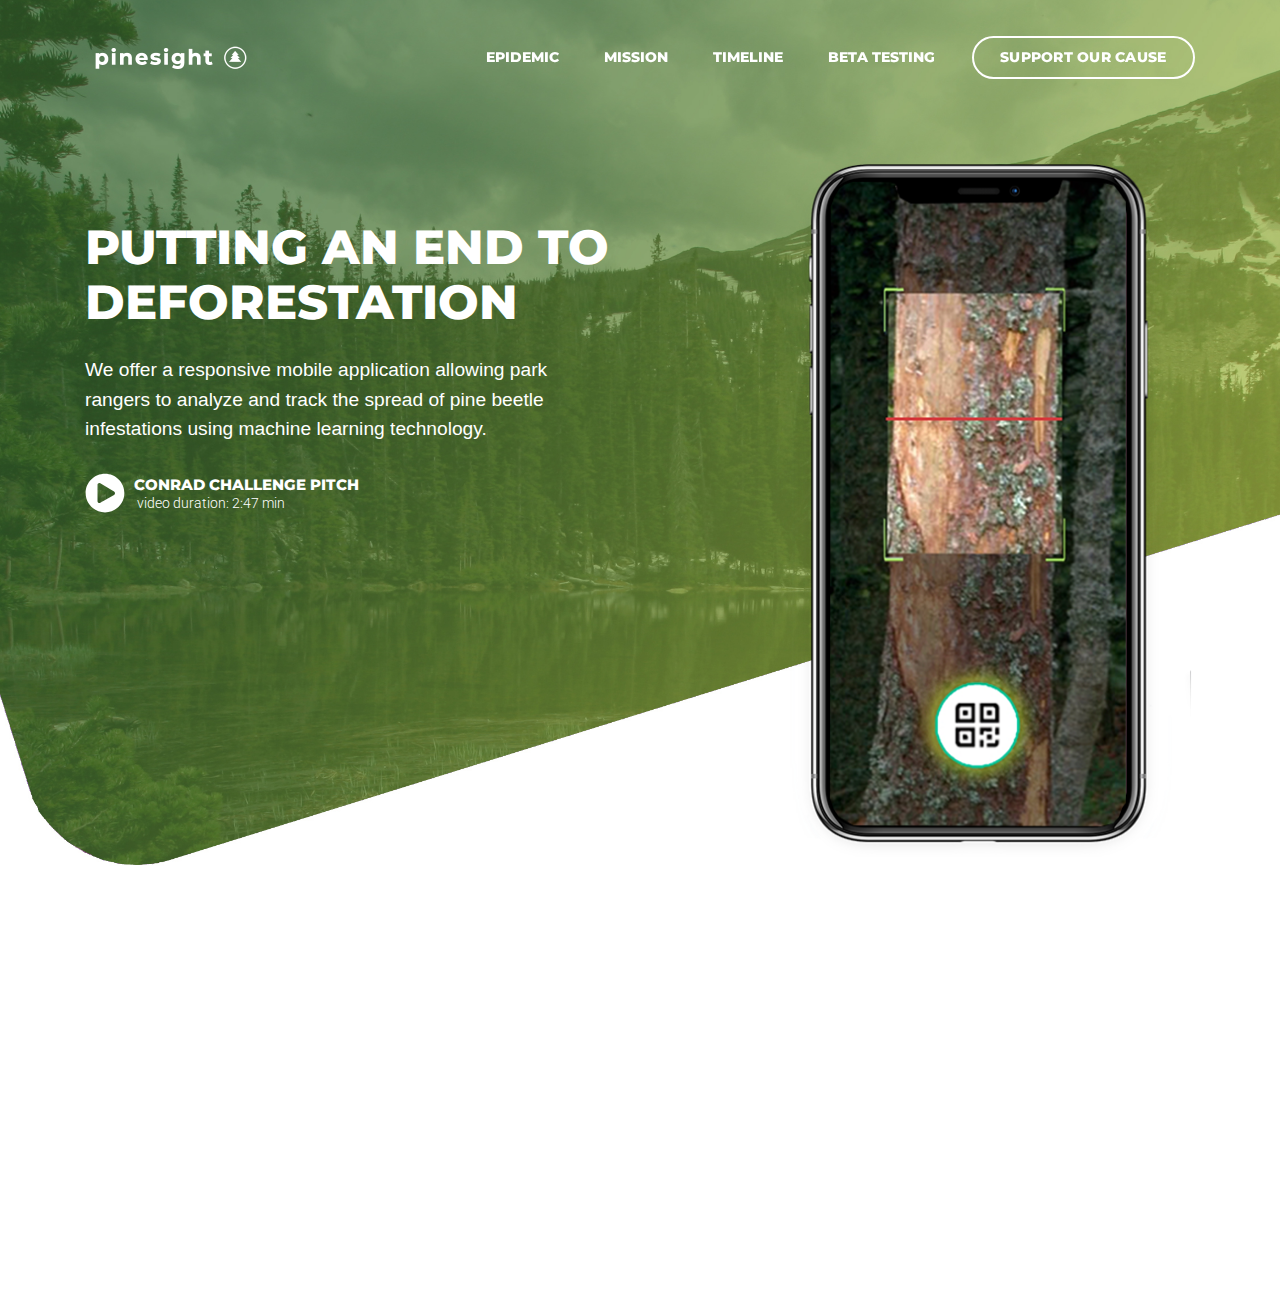
<file: index.html>
<!DOCTYPE html>
<!-- Genemy - Creative Multi Concept Landing Pages Pack design by DSAThemes (http://www.dsathemes.com) -->
<!--[if lt IE 7 ]><html class="ie ie6" lang="en"> <![endif]-->
<!--[if IE 7 ]><html class="ie ie7" lang="en"> <![endif]-->
<!--[if IE 8 ]><html class="ie ie8" lang="en"> <![endif]-->
<!--[if (gte IE 9)|!(IE)]><!-->
<html lang="en">



<head>



		<meta charset="utf-8">
		<meta http-equiv="X-UA-Compatible" content="IE=edge"/>
		<meta name="author" content="DSAThemes"/>	
		<meta name="description" content="Genemy - Creative Multi Concept Landing Pages Pack"/>
		<meta name="keywords" content="Responsive, HTML5 template, DSAThemes, One Page, Landing, Startup, Business, Company, Corporate, Creative, Freelancers, Portfolio">	
		<meta name="viewport" content="width=device-width, initial-scale=1.0"/>
				
  		<!-- SITE TITLE -->
		<title>Ending Deforestation | Pine Sight</title>
							
		<!-- FAVICON AND TOUCH ICONS  -->
		<link rel="shortcut icon" href="/main/images/favicon.ico" type="image/x-icon">
		<link rel="icon" href="/main/images/favicon.ico" type="image/x-icon">


		<!-- GOOGLE FONTS -->
		<link href="https://fonts.googleapis.com/css?family=Roboto:300,400,500,700,900" rel="stylesheet"> 	
		<link href="https://fonts.googleapis.com/css?family=Montserrat:300,400,500,600,700,800,900" rel="stylesheet">

		<!-- BOOTSTRAP CSS -->
		<link href="/css-shared/bootstrap.min.css" rel="stylesheet">
				
		<!-- FONT ICONS -->
		<link href="/css-shared/fa-svg-with-js.css" rel="stylesheet">
		<link href="/css-shared/tonicons.css" rel="stylesheet">

		<!-- PLUGINS STYLESHEET -->
		<link href="/css-shared/magnific-popup.css" rel="stylesheet">
		<link href="/css-shared/flexslider.css" rel="stylesheet">
		<link href="/css-shared/animate.css" rel="stylesheet">
		<link href="/css-shared/owl.carousel.min.css" rel="stylesheet">
		<link href="/css-shared/owl.theme.default.min.css" rel="stylesheet">
				
		<!-- TEMPLATE CSS -->
		<link href="/css-shared/spinner.css" rel="stylesheet">	
		<link href="/main/css/style.css" rel="stylesheet"> 	

		<!-- RESPONSIVE CSS -->
		<link href="/css-shared/responsive.css" rel="stylesheet"> 

		

	</head>



	<body>




		<!-- PRELOADER SPINNER
		============================================= -->
		<div id="loader-wrapper">
			<div id="loader">
				<div class="cssload-spinner">
					<div class="cssload-ball cssload-ball-1"></div>
					<div class="cssload-ball cssload-ball-2"></div>
					<div class="cssload-ball cssload-ball-3"></div>
					<div class="cssload-ball cssload-ball-4"></div>
				</div>
			</div>
		</div>



		<!-- PAGE CONTENT
		============================================= -->	
		<div id="page" class="page">



			<!-- HEADER
			============================================= -->
			<header id="header" class="header">
				<nav class="navbar fixed-top navbar-expand-lg navbar-dark bg-tra hover-menu">
					<div class="container">


						<!-- LOGO IMAGE -->
						<!-- For Retina Ready displays take a image with double the amount of pixels that your image will be displayed (e.g 268 x 60 pixels) -->
				 		<a href="/index.html" class="navbar-brand logo-black"><img src="/main/images/logo.png" width="170" height="30" alt="header-logo"></a>
				 		<a href="/index.html" class="navbar-brand logo-white"><img src="/main/images/logo-white.png" width="170" height="30" alt="header-logo"></a>


				 		<!-- Responsive Menu Button -->
				 		<button class="navbar-toggler" type="button" data-toggle="collapse" data-target="#navbarSupportedContent" aria-controls="navbarSupportedContent" aria-expanded="false" aria-label="Toggle navigation">
				   		 	<span class="navbar-bar-icon"><i class="fas fa-bars"></i></span>
				  		</button>


                        <!-- Navigation Menu -->
				  		<div id="navbarSupportedContent" class="collapse navbar-collapse txt-700 rose-hover">				  			
					   		<ul class="navbar-nav ml-auto">

					     		<!-- Dropdown Link -->
                      			<!--<li class="nav-item dropdown" style="">
		                            <a class="nav-link dropdown-toggle" href="#" id="navbarDropdownMenuLink" data-toggle="dropdown" aria-haspopup="true" aria-expanded="false">
		                                Overview
		                            </a>


                           			<ul class="dropdown-menu" aria-labelledby="navbarDropdownMenuLink">
		                                <li><a class="dropdown-item" href="/features/index.html">Features</a></li>
		                                <li><a class="dropdown-item" href="/mission/index.html">Mission</a></li>
		                                <li><a class="dropdown-item" href="/timeline/index.html">Timeline</a></li>
                                       
                            		</ul>
                        		</li>-->
                                
					     		<!--<li class="nav-item nl-simple"><a class="nav-link" href="https://docs.google.com/document/d/1QzVVeG4UXXWCh3Rd3C-HZ2bfMKVLV3h7u7qKzDGhTYc/edit?usp=sharing" target="_blank">White Paper</a></li>-->
							    <li class="nav-item nl-simple"><a class="nav-link" href="/features/index.html" >Epidemic</a></li>
                                <li class="nav-item nl-simple"><a class="nav-link" href="/mission/index.html" >Mission</a></li>
                                <li class="nav-item nl-simple"><a class="nav-link" href="/timeline/index.html" >Timeline</a></li>
                                <li class="nav-item nl-simple"><a class="nav-link" href="https://docs.google.com/forms/d/e/1FAIpQLSez6lJOROiKslj-vsrZryKSAL7KyLfgfHcXqv2ZsoT-4B_0hQ/viewform?usp=sf_link" target="_blank">Beta Testing</a></li>

					      	</ul>	

					      	<!-- Header Button-->	
					      	<span class="navbar-text">						      															
								<a href="https://www.crowdrise.com/o/en/campaign/pinesight-neural-network-training" class="btn btn-tra-white white-hover btn-arrow" target="_blank">
									<span>support our cause<i class="fas fa-angle-double-right"></i></span>
								</a>
						    </span>

					    </div>	<!-- End Navigation Menu -->


					</div>	  <!-- End container -->
				</nav>	   <!-- End navbar -->
			</header>	<!-- END HEADER -->




			<!-- HERO-8
			============================================= -->	
			<section id="hero-8" class="bg-fixed hero-section division">
				<div class="container">	
					<div class="row">


						<!-- HERO TEXT -->
						<div class="col-md-7 col-lg-6">
							<div class="hero-txt white-color" style="margin-top:60px;">	
								<!-- Title -->
								<h2 style="font-size:3em !important">PUTTING AN END TO DEFORESTATION</h2>

								<!-- Text -->
								<p class="p-md">We offer a responsive mobile application allowing park rangers to analyze and track the spread of pine beetle infestations using machine learning technology.

								</p>

									<!-- Modal Video Link -->
									<div class="modal-video" href="https://www.youtube.com/watch?v=7e90gBu4pas" target="_blank">								
										<a href="https://www.youtube.com/watch?v=8j3-qnDbbVc" target="_blank"> <!-- Change the video link HERE!!! -->	
											<i class="fas fa-play-circle"></i>
											Conrad Challenge pitch	
											<span>video duration: 2:47 min</span>							
										</a>									
									</div>

									
							</div>	 <!-- End row -->   
						</div>	 <!-- End container --> 


						<!-- HERO IMAGE -->
						<div class="col-md-5 col-lg-5 offset-lg-1">	
							<div class="hero-img">				
								<img class="img-fluid" src="/main/images/hero-8-img.png" alt="hero-image">
							</div>
						</div>


					</div>	  <!-- End row -->
				</div>	   <!-- End container --> 	
			</section>	<!-- END HERO-8 -->	




			<!-- SERVICES-2
			============================================= -->
			<section id="services-2" class="p-top-60 p-bottom-60 services-section division" style="background:#fff;">
				<div class="container">
			 		<div class="row">


					 	<!-- SERVICE BOX #1 -->
						<div class="col-sm-6 col-lg-3">
							<div class="sbox-2 box-icon-sm grey-icon wow fadeInUp" data-wow-delay="0.1s">

								<!-- Icon -->
								<div class="b-icon"><span class="ti-Line-Eye"></span></div>
										
								<!-- Title -->
								<h5 class="h5-xs">SCAN A BARK SAMPLE</h5>

								<!-- Text -->
								<p class="grey-color">Hold the smartphone up to the fitted tree outline and capture a photo of the infested bark with clear lighting and sharp focus.
								</p>

							</div>							
						</div>


						<!-- SERVICE BOX #2 -->
						<div class="col-sm-6 col-lg-3">
							<div class="sbox-2 box-icon-sm grey-icon wow fadeInUp" data-wow-delay="0.2s">

								<!-- Icon -->
								<div class="b-icon"><span class="ti-Line-Key"></span></div>
										
								<!-- Title -->
								<h5 class="h5-xs">SPECIFY PARAMETERS</h5>

								<!-- Text -->
								<p class="grey-color">Provide the deep learning algorithm with any prudent information, such as the tree species and current temperature.
								</p>

							</div>							
						</div>


						<!-- SERVICE BOX #3 -->
						<div class="col-sm-6 col-lg-3">
							<div class="sbox-2 box-icon-sm grey-icon wow fadeInUp" data-wow-delay="0.3s">

								<!-- Icon -->
								<div class="b-icon"><span class="ti-Line-Target"></span></div>

								<!-- Title -->
								<h5 class="h5-xs">ANALYZE INFESTATION</h5>

								<!-- Text -->
								<p class="grey-color">Preview a comprehensive report that tracks the infestation radius, estimated pine beetle population, and a handful of other metrics.
								</p>

							</div>							
						</div>


						<!-- SERVICE BOX #4 -->
						<div class="col-sm-6 col-lg-3">
							<div class="sbox-2 box-icon-sm grey-icon wow fadeInUp" data-wow-delay="0.4s">

								<!-- Icon -->
								<div class="b-icon"><span class="ti-Line-Compass"></span></div>

								<!-- Title -->
								<h5 class="h5-xs">TRACK OUTBREAKS</h5>

								<!-- Text -->
								<p class="grey-color">Save your scan for future reference and share infestation data with your larger forestry service for further analysis.
								</p>

							</div>							
						</div>

								
			 		</div>	   <!-- End row -->
			 	</div>	   <!-- End container -->		
			</section>	<!-- END SERVICES-2 -->	





			


		</div>	<!-- END PAGE CONTENT -->




		<!-- EXTERNAL SCRIPTS
		============================================= -->	
		<script src="/js-shared/jquery-3.3.1.min.js"></script>
		<script src="/js-shared/bootstrap.min.js"></script>	
		<script src="/js-shared/fontawesome-all.js"></script>	
		<script src="/js-shared/modernizr.custom.js"></script>
		<script src="/js-shared/jquery.easing.js"></script>
		<script src="/js-shared/retina.js"></script>	
		<script src="/js-shared/jquery.stellar.min.js"></script>	
		<script src="/js-shared/jquery.scrollto.js"></script>
		<script src="/js-shared/jquery.appear.js"></script>
		<script src="/js-shared/jquery.superslides.js"></script>
		<script src="/js-shared/imagesloaded.pkgd.min.js"></script>
		<script src="/js-shared/isotope.pkgd.min.js"></script>
		<script src="/js-shared/jquery.flexslider.js"></script>
		<script src="/js-shared/owl.carousel.min.js"></script>
		<script src="/js-shared/jquery.vide.min.js"></script>
		<script src="/js-shared/jquery.magnific-popup.min.js"></script>
		<script src="/js-shared/register-form.js"></script>
		<script src="/js-shared/comment-form.js"></script>
		<script src="/js-shared/contact-form.js"></script>		
		<script src="/js-shared/jquery.validate.min.js"></script>
		<script src="/js-shared/jquery.ajaxchimp.min.js"></script>	
		<script src="/js-shared/wow.js"></script>	
				
		<!-- Custom Script -->		
		<script src="/js-shared/custom.js"></script>	

		<script>
			new WOW().init();
		</script>
					
		<!-- HTML5 shim, for IE6-8 support of HTML5 elements. All other JS at the end of file. -->
		<!-- [if lt IE 9]>
			<script src="js/html5shiv.js" type="text/javascript"></script>
			<script src="js/respond.min.js" type="text/javascript"></script>
		<![endif] -->
									
		<!-- Google Analytics: Change UA-XXXXX-X to be your site's ID. Go to http://www.google.com/analytics/ for more information. -->															
		<!--
		<script>
			var _gaq = _gaq || [];
			_gaq.push(['_setAccount', 'UA-XXXXX-X']);
			_gaq.push(['_trackPageview']);

			(function() {
				var ga = document.createElement('script'); ga.type = 'text/javascript'; ga.async = true;
				ga.src = ('https:' == document.location.protocol ? 'https://ssl' : 'http://www') + '.google-analytics.com/ga.js';
				var s = document.getElementsByTagName('script')[0]; s.parentNode.insertBefore(ga, s);
			})();
		</script>
		-->
	</body>
</html>
</file>
<file: css-shared/tonicons.css>
@font-face {
  font-family: 'Tonicons';
  src:  url('../fonts/Tonicons.eot?7oxe9t');
  src:  url('../fonts/Tonicons.eot?7oxe9t#iefix') format('embedded-opentype'),
    url('../fonts/Tonicons.ttf?7oxe9t') format('truetype'),
    url('../fonts/Tonicons.woff?7oxe9t') format('woff'),
    url('../fonts/Tonicons.svg?7oxe9t#Tonicons') format('svg');
  font-weight: normal;
  font-style: normal;
}

[class^="ti-"], [class*=" ti-"] {
  /* use !important to prevent issues with browser extensions that change fonts */
  font-family: 'Tonicons' !important;
  speak: none;
  font-style: normal;
  font-weight: normal;
  font-variant: normal;
  text-transform: none;
  line-height: 1;

  /* Better Font Rendering =========== */
  -webkit-font-smoothing: antialiased;
  -moz-osx-font-smoothing: grayscale;
}

.ti-Line-3d-glasses:before {
  content: "\e900";
}
.ti-Line-Airplane:before {
  content: "\e901";
}
.ti-Line-Allign-center:before {
  content: "\e902";
}
.ti-Line-Allign-left:before {
  content: "\e903";
}
.ti-Line-Allign-right:before {
  content: "\e904";
}
.ti-Line-Allign:before {
  content: "\e905";
}
.ti-Line-Arrow:before {
  content: "\e906";
}
.ti-Line-Attach:before {
  content: "\e907";
}
.ti-Line-Backpack:before {
  content: "\e908";
}
.ti-Line-Bag-1:before {
  content: "\e909";
}
.ti-Line-Bag-2:before {
  content: "\e90a";
}
.ti-Line-Bagel:before {
  content: "\e90b";
}
.ti-Line-Baseball:before {
  content: "\e90c";
}
.ti-Line-Battery:before {
  content: "\e90d";
}
.ti-Line-Bike:before {
  content: "\e90e";
}
.ti-Line-Billiard-ball:before {
  content: "\e90f";
}
.ti-Line-Bluetooth:before {
  content: "\e910";
}
.ti-Line-Bowling-ball:before {
  content: "\e911";
}
.ti-Line-Box-1:before {
  content: "\e912";
}
.ti-Line-Box-2:before {
  content: "\e913";
}
.ti-Line-Box-3:before {
  content: "\e914";
}
.ti-Line-Burger:before {
  content: "\e915";
}
.ti-Line-Cake:before {
  content: "\e916";
}
.ti-Line-Calculator:before {
  content: "\e917";
}
.ti-Line-Calendar-1:before {
  content: "\e918";
}
.ti-Line-Calendar-2:before {
  content: "\e919";
}
.ti-Line-Camera-1:before {
  content: "\e91a";
}
.ti-Line-Camera:before {
  content: "\e91b";
}
.ti-Line-Car:before {
  content: "\e91c";
}
.ti-Line-Cash-register:before {
  content: "\e91d";
}
.ti-Line-Chart-1:before {
  content: "\e91e";
}
.ti-Line-Chart-2:before {
  content: "\e91f";
}
.ti-Line-Chart-3:before {
  content: "\e920";
}
.ti-Line-Chart-4:before {
  content: "\e921";
}
.ti-Line-Chart-5:before {
  content: "\e922";
}
.ti-Line-Chart-6:before {
  content: "\e923";
}
.ti-Line-Chart-7:before {
  content: "\e924";
}
.ti-Line-Chat-1:before {
  content: "\e925";
}
.ti-Line-Chat-2:before {
  content: "\e926";
}
.ti-Line-Check:before {
  content: "\e927";
}
.ti-Line-Clapper:before {
  content: "\e928";
}
.ti-Line-Clock-2:before {
  content: "\e929";
}
.ti-Line-Clock-tower:before {
  content: "\e92a";
}
.ti-Line-Clock:before {
  content: "\e92b";
}
.ti-Line-Cloud-1:before {
  content: "\e92c";
}
.ti-Line-Cloud-2:before {
  content: "\e92d";
}
.ti-Line-Cloud-3:before {
  content: "\e92e";
}
.ti-Line-Cloud-4:before {
  content: "\e92f";
}
.ti-Line-Cloud-5:before {
  content: "\e930";
}
.ti-Line-Cloud-6:before {
  content: "\e931";
}
.ti-Line-Cloud-7:before {
  content: "\e932";
}
.ti-Line-Cloud-8:before {
  content: "\e933";
}
.ti-Line-Cloud-9:before {
  content: "\e934";
}
.ti-Line-Cloud-10:before {
  content: "\e935";
}
.ti-Line-Cloud-11:before {
  content: "\e936";
}
.ti-Line-Cloud-12:before {
  content: "\e937";
}
.ti-Line-Cloud-13:before {
  content: "\e938";
}
.ti-Line-Cloud-14:before {
  content: "\e939";
}
.ti-Line-Cloud-15:before {
  content: "\e93a";
}
.ti-Line-Cloud-16:before {
  content: "\e93b";
}
.ti-Line-Cloud-17:before {
  content: "\e93c";
}
.ti-Line-Cloud-18:before {
  content: "\e93d";
}
.ti-Line-Cocktail:before {
  content: "\e93e";
}
.ti-Line-Coffee-mug-2 .path1:before {
  content: "\e93f";
  color: rgb(91, 85, 77);
}
.ti-Line-Coffee-mug-2 .path2:before {
  content: "\e940";
  margin-left: -1em;
  color: rgb(91, 85, 77);
}
.ti-Line-Coffee-mug-2 .path3:before {
  content: "\e941";
  margin-left: -1em;
  color: rgb(255, 255, 255);
}
.ti-Line-Coffee-mug-2 .path4:before {
  content: "\e942";
  margin-left: -1em;
  color: rgb(91, 85, 77);
}
.ti-Line-Coffee-mug-2 .path5:before {
  content: "\e943";
  margin-left: -1em;
  color: rgb(91, 85, 77);
}
.ti-Line-Coffee-mug-3 .path1:before {
  content: "\e944";
  color: rgb(91, 85, 77);
}
.ti-Line-Coffee-mug-3 .path2:before {
  content: "\e945";
  margin-left: -1em;
  color: rgb(91, 85, 77);
}
.ti-Line-Coffee-mug-3 .path3:before {
  content: "\e946";
  margin-left: -1em;
  color: rgb(255, 255, 255);
}
.ti-Line-Coffee-mug-3 .path4:before {
  content: "\e947";
  margin-left: -1em;
  color: rgb(91, 85, 77);
}
.ti-Line-Coffee-mug-3 .path5:before {
  content: "\e948";
  margin-left: -1em;
  color: rgb(91, 85, 77);
}
.ti-Line-Coffee-mug-4:before {
  content: "\e949";
}
.ti-Line-Coffee-mug:before {
  content: "\e94a";
}
.ti-Line-Cog:before {
  content: "\e94b";
}
.ti-Line-Cogs:before {
  content: "\e94c";
}
.ti-Line-Compass:before {
  content: "\e94d";
}
.ti-Line-Credit-Card:before {
  content: "\e94e";
}
.ti-Line-Crescent-moon:before {
  content: "\e94f";
}
.ti-Line-Crop:before {
  content: "\e950";
}
.ti-Line-Data:before {
  content: "\e951";
}
.ti-Line-Database:before {
  content: "\e952";
}
.ti-Line-Degree-1:before {
  content: "\e953";
}
.ti-Line-Diamond:before {
  content: "\e955";
}
.ti-Line-Dollar:before {
  content: "\e956";
}
.ti-Line-Dont-disturb:before {
  content: "\e957";
}
.ti-Line-Download-1:before {
  content: "\e958";
}
.ti-Line-Download-2:before {
  content: "\e959";
}
.ti-Line-Download-3:before {
  content: "\e95a";
}
.ti-Line-Download-4:before {
  content: "\e95b";
}
.ti-Line-Download-5:before {
  content: "\e95c";
}
.ti-Line-Eiffel-tower:before {
  content: "\e95d";
}
.ti-Line-Eject:before {
  content: "\e95e";
}
.ti-Line-Email-2:before {
  content: "\e95f";
}
.ti-Line-Email-3:before {
  content: "\e960";
}
.ti-Line-Email:before {
  content: "\e961";
}
.ti-Line-Equalizer-2:before {
  content: "\e962";
}
.ti-Line-Equalizer:before {
  content: "\e963";
}
.ti-Line-Euro:before {
  content: "\e964";
}
.ti-Line-Eye:before {
  content: "\e965";
}
.ti-Line-File-1:before {
  content: "\e966";
}
.ti-Line-File-2:before {
  content: "\e967";
}
.ti-Line-File-3:before {
  content: "\e968";
}
.ti-Line-File-4:before {
  content: "\e969";
}
.ti-Line-File-5:before {
  content: "\e96a";
}
.ti-Line-File-6:before {
  content: "\e96b";
}
.ti-Line-File-7:before {
  content: "\e96c";
}
.ti-Line-File-8:before {
  content: "\e96d";
}
.ti-Line-File-9:before {
  content: "\e96e";
}
.ti-Line-File-10:before {
  content: "\e96f";
}
.ti-Line-File-11:before {
  content: "\e970";
}
.ti-Line-File-12:before {
  content: "\e971";
}
.ti-Line-File-13:before {
  content: "\e972";
}
.ti-Line-File-14:before {
  content: "\e973";
}
.ti-Line-File-15:before {
  content: "\e974";
}
.ti-Line-File-16:before {
  content: "\e975";
}
.ti-Line-File-17:before {
  content: "\e976";
}
.ti-Line-File-18:before {
  content: "\e977";
}
.ti-Line-File-19:before {
  content: "\e978";
}
.ti-Line-File-20:before {
  content: "\e979";
}
.ti-Line-File-21:before {
  content: "\e97a";
}
.ti-Line-File-22:before {
  content: "\e97b";
}
.ti-Line-Film-roll:before {
  content: "\e97c";
}
.ti-Line-Film-strip:before {
  content: "\e97d";
}
.ti-Line-Fire:before {
  content: "\e97e";
}
.ti-Line-Flag-2:before {
  content: "\e97f";
}
.ti-Line-Flag:before {
  content: "\e980";
}
.ti-Line-Flash:before {
  content: "\e981";
}
.ti-Line-Folder-1:before {
  content: "\e982";
}
.ti-Line-Folder-2:before {
  content: "\e983";
}
.ti-Line-Folder-3:before {
  content: "\e984";
}
.ti-Line-Folder-4:before {
  content: "\e985";
}
.ti-Line-Folder-5:before {
  content: "\e986";
}
.ti-Line-Folder-6:before {
  content: "\e987";
}
.ti-Line-Football:before {
  content: "\e988";
}
.ti-Line-Forward:before {
  content: "\e989";
}
.ti-Line-Fries:before {
  content: "\e98a";
}
.ti-Line-Gallery-2:before {
  content: "\e98b";
}
.ti-Line-Gallery-3:before {
  content: "\e98c";
}
.ti-Line-Gallery:before {
  content: "\e98d";
}
.ti-Line-Glass-1:before {
  content: "\e98e";
}
.ti-Line-Glass-2:before {
  content: "\e98f";
}
.ti-Line-Globe:before {
  content: "\e990";
}
.ti-Line-Gong:before {
  content: "\e991";
}
.ti-Line-Guitar .path1:before {
  content: "\e992";
  color: rgb(91, 85, 77);
}
.ti-Line-Guitar .path2:before {
  content: "\e993";
  margin-left: -1em;
  color: rgb(91, 85, 77);
}
.ti-Line-Guitar .path3:before {
  content: "\e994";
  margin-left: -1em;
  color: rgb(91, 85, 77);
}
.ti-Line-Guitar .path4:before {
  content: "\e995";
  margin-left: -1em;
  color: rgb(91, 85, 77);
}
.ti-Line-Guitar .path5:before {
  content: "\e996";
  margin-left: -1em;
  color: rgb(91, 85, 77);
}
.ti-Line-Guitar .path6:before {
  content: "\e997";
  margin-left: -1em;
  color: rgb(91, 85, 77);
}
.ti-Line-Guitar .path7:before {
  content: "\e998";
  margin-left: -1em;
  color: rgb(91, 85, 77);
}
.ti-Line-Guitar .path8:before {
  content: "\e999";
  margin-left: -1em;
  color: rgb(91, 85, 77);
}
.ti-Line-Guitar .path9:before {
  content: "\e99a";
  margin-left: -1em;
  color: rgb(91, 85, 77);
}
.ti-Line-Guitar .path10:before {
  content: "\e99b";
  margin-left: -1em;
  color: rgb(91, 85, 77);
}
.ti-Line-Guitar .path11:before {
  content: "\e99c";
  margin-left: -1em;
  color: rgb(91, 85, 77);
}
.ti-Line-Guitar .path12:before {
  content: "\e99d";
  margin-left: -1em;
  color: rgb(91, 85, 77);
}
.ti-Line-Guitar .path13:before {
  content: "\e99e";
  margin-left: -1em;
  color: rgb(91, 85, 77);
}
.ti-Line-Guitar .path14:before {
  content: "\e99f";
  margin-left: -1em;
  color: rgb(91, 85, 77);
}
.ti-Line-Guitar .path15:before {
  content: "\e9a0";
  margin-left: -1em;
  color: rgb(91, 85, 77);
}
.ti-Line-Guitar .path16:before {
  content: "\e9a1";
  margin-left: -1em;
  color: rgb(91, 85, 77);
}
.ti-Line-Guitar .path17:before {
  content: "\e9a2";
  margin-left: -1em;
  color: rgb(91, 85, 77);
}
.ti-Line-Guitar .path18:before {
  content: "\e9a3";
  margin-left: -1em;
  color: rgb(91, 85, 77);
}
.ti-Line-Guitar .path19:before {
  content: "\e9a4";
  margin-left: -1em;
  color: rgb(91, 85, 77);
}
.ti-Line-Guitar .path20:before {
  content: "\e9a5";
  margin-left: -1em;
  color: rgb(255, 255, 255);
}
.ti-Line-Hat-glasses:before {
  content: "\e9a6";
}
.ti-Line-Headphone-1:before {
  content: "\e9a7";
}
.ti-Line-Headphone-2:before {
  content: "\e9a8";
}
.ti-Line-Heart:before {
  content: "\e9a9";
}
.ti-Line-Home:before {
  content: "\e9aa";
}
.ti-Line-Hot-dog:before {
  content: "\e9ab";
}
.ti-Line-Ice-cream-1:before {
  content: "\e9ac";
}
.ti-Line-Ice-cream-2:before {
  content: "\e9ad";
}
.ti-Line-icon:before {
  content: "\e9ae";
}
.ti-Line-ID:before {
  content: "\e9af";
}
.ti-Line-Info:before {
  content: "\e9b0";
}
.ti-Line-Island:before {
  content: "\e9b1";
}
.ti-Line-Key-2:before {
  content: "\e9b2";
}
.ti-Line-Key:before {
  content: "\e9b3";
}
.ti-Line-Knives-forks-2:before {
  content: "\e9b4";
}
.ti-Line-Knives-forks:before {
  content: "\e9b5";
}
.ti-Line-Label:before {
  content: "\e9b6";
}
.ti-Line-Laptop:before {
  content: "\e9b7";
}
.ti-Line-Lemon:before {
  content: "\e9b8";
}
.ti-Line-Link:before {
  content: "\e9b9";
}
.ti-Line-Loading:before {
  content: "\e9ba";
}
.ti-Line-Lock-1:before {
  content: "\e9bb";
}
.ti-Line-Lock-2:before {
  content: "\e9bc";
}
.ti-Line-Map-Pin-2:before {
  content: "\e9bd";
}
.ti-Line-Map-Pin-3:before {
  content: "\e9be";
}
.ti-Line-Map-Pin-4:before {
  content: "\e9bf";
}
.ti-Line-Map-Pin:before {
  content: "\e9c0";
}
.ti-Line-Medal:before {
  content: "\e9c1";
}
.ti-Line-Megaphone-1:before {
  content: "\e9c2";
}
.ti-Line-Megaphone:before {
  content: "\e9c3";
}
.ti-Line-Microphone-2:before {
  content: "\e9c4";
}
.ti-Line-Microphone-3:before {
  content: "\e9c5";
}
.ti-Line-Microphone:before {
  content: "\e9c6";
}
.ti-Line-Money-1:before {
  content: "\e9c7";
}
.ti-Line-Money-2:before {
  content: "\e9c8";
}
.ti-Line-Motorcycle:before {
  content: "\e9c9";
}
.ti-Line-Mustache:before {
  content: "\e9ca";
}
.ti-Line-Navigation:before {
  content: "\e9cb";
}
.ti-Line-Network-1:before {
  content: "\e9cc";
}
.ti-Line-Network-2:before {
  content: "\e9cd";
}
.ti-Line-Network-3:before {
  content: "\e9ce";
}
.ti-Line-New-email:before {
  content: "\e9cf";
}
.ti-Line-New:before {
  content: "\e9d0";
}
.ti-Line-Newspaper:before {
  content: "\e9d1";
}
.ti-Line-Nota-1:before {
  content: "\e9d2";
}
.ti-Line-Nota-2:before {
  content: "\e9d3";
}
.ti-Line-Open-1:before {
  content: "\e9d4";
}
.ti-Line-Open:before {
  content: "\e9d5";
}
.ti-Line-Origami:before {
  content: "\e9d6";
}
.ti-Line-Paint-roll:before {
  content: "\e9d7";
}
.ti-Line-Paper-plane:before {
  content: "\e9d8";
}
.ti-Line-Passport:before {
  content: "\e9d9";
}
.ti-Line-Pause:before {
  content: "\e9da";
}
.ti-Line-Pen:before {
  content: "\e9db";
}
.ti-Line-People-1:before {
  content: "\e9dc";
}
.ti-Line-People-2:before {
  content: "\e9dd";
}
.ti-Line-Person:before {
  content: "\e9de";
}
.ti-Line-Phone:before {
  content: "\e9df";
}
.ti-Line-Photo-1:before {
  content: "\e9e0";
}
.ti-Line-Photo-2:before {
  content: "\e9e1";
}
.ti-Line-Piano:before {
  content: "\e9e2";
}
.ti-Line-Pie-Chart-1:before {
  content: "\e9e3";
}
.ti-Line-Pie-Chart-2:before {
  content: "\e9e4";
}
.ti-Line-Pin-helmet:before {
  content: "\e9e5";
}
.ti-Line-Pizza:before {
  content: "\e9e6";
}
.ti-Line-Play:before {
  content: "\e9e7";
}
.ti-Line-Popcorn:before {
  content: "\e9e8";
}
.ti-Line-Printer-fax:before {
  content: "\e9e9";
}
.ti-Line-Pyramids:before {
  content: "\e9ea";
}
.ti-Line-Radio:before {
  content: "\e9eb";
}
.ti-Line-Rain:before {
  content: "\e9ec";
}
.ti-Line-Refresh-1:before {
  content: "\e9ed";
}
.ti-Line-Refresh-2:before {
  content: "\e9ee";
}
.ti-Line-Rugby-ball:before {
  content: "\e9ef";
}
.ti-Line-Satellite-2:before {
  content: "\e9f0";
}
.ti-Line-Satellite:before {
  content: "\e9f1";
}
.ti-Line-Scale-1:before {
  content: "\e9f2";
}
.ti-Line-Scale-2:before {
  content: "\e9f3";
}
.ti-Line-Scale-3:before {
  content: "\e9f4";
}
.ti-Line-Scale-4:before {
  content: "\e9f5";
}
.ti-Line-scissors:before {
  content: "\e9f6";
}
.ti-Line-Screen-1:before {
  content: "\e9f7";
}
.ti-Line-Screen-2:before {
  content: "\e9f8";
}
.ti-Line-Screen-3:before {
  content: "\e9f9";
}
.ti-Line-Screen-4:before {
  content: "\e9fa";
}
.ti-Line-Send-1:before {
  content: "\e9fb";
}
.ti-Line-Send-2:before {
  content: "\e9fc";
}
.ti-Line-Setup-1:before {
  content: "\e9fd";
}
.ti-Line-Share:before {
  content: "\e9fe";
}
.ti-Line-Ship:before {
  content: "\e9ff";
}
.ti-Line-Shopping-basket-1:before {
  content: "\ea00";
}
.ti-Line-Shopping-basket-2:before {
  content: "\ea01";
}
.ti-Line-Shopping-basket-3:before {
  content: "\ea02";
}
.ti-Line-Shopping-cart-1:before {
  content: "\ea03";
}
.ti-Line-Shopping-cart-2:before {
  content: "\ea04";
}
.ti-Line-Shopping-cart-3:before {
  content: "\ea05";
}
.ti-Line-Shuffle:before {
  content: "\ea06";
}
.ti-Line-Smartphone-1:before {
  content: "\ea07";
}
.ti-Line-Smartphone-2:before {
  content: "\ea08";
}
.ti-Line-Soccer-ball:before {
  content: "\ea09";
}
.ti-Line-Sound-2:before {
  content: "\ea0a";
}
.ti-Line-Sound-close:before {
  content: "\ea0b";
}
.ti-Line-Sound:before {
  content: "\ea0c";
}
.ti-Line-Speaker:before {
  content: "\ea0d";
}
.ti-Line-Speech-bubble-1:before {
  content: "\ea0e";
}
.ti-Line-Speech-bubble-2:before {
  content: "\ea0f";
}
.ti-Line-Speech-bubble-3:before {
  content: "\ea10";
}
.ti-Line-Speech-bubble-4:before {
  content: "\ea11";
}
.ti-Line-Speech-bubble-5:before {
  content: "\ea12";
}
.ti-Line-Speech-bubble-6:before {
  content: "\ea13";
}
.ti-Line-Speech-bubble-7:before {
  content: "\ea14";
}
.ti-Line-Star:before {
  content: "\ea15";
}
.ti-Line-Stop:before {
  content: "\ea16";
}
.ti-Line-Stopwatch:before {
  content: "\ea17";
}
.ti-Line-Store:before {
  content: "\ea18";
}
.ti-Line-Suitcase-1:before {
  content: "\ea19";
}
.ti-Line-Suitcase-2:before {
  content: "\ea1a";
}
.ti-Line-Sun:before {
  content: "\ea1b";
}
.ti-Line-Sunbed:before {
  content: "\ea1c";
}
.ti-Line-Tablet:before {
  content: "\ea1d";
}
.ti-Line-Target:before {
  content: "\ea1e";
}
.ti-Line-Tennis-ball:before {
  content: "\ea1f";
}
.ti-Line-Tent:before {
  content: "\ea20";
}
.ti-Line-Test-tube:before {
  content: "\ea21";
}
.ti-Line-Text-1:before {
  content: "\ea22";
}
.ti-Line-Text-2:before {
  content: "\ea23";
}
.ti-Line-Thermometer:before {
  content: "\ea24";
}
.ti-Line-Thinking-bubble-1:before {
  content: "\ea25";
}
.ti-Line-Thinking-bubble-2:before {
  content: "\ea26";
}
.ti-Line-Thinking-bubble-3:before {
  content: "\ea27";
}
.ti-Line-Thinking-bubble:before {
  content: "\ea28";
}
.ti-Line-Thumbs-up:before {
  content: "\ea29";
}
.ti-Line-Tool:before {
  content: "\ea2a";
}
.ti-Line-Tornado:before {
  content: "\ea2b";
}
.ti-Line-Train:before {
  content: "\ea2c";
}
.ti-Line-Trash:before {
  content: "\ea2d";
}
.ti-Line-Turn-table:before {
  content: "\ea2e";
}
.ti-Line-Umbrella-1:before {
  content: "\ea2f";
}
.ti-Line-Umbrella-2:before {
  content: "\ea30";
}
.ti-Line-Umbrella-3:before {
  content: "\ea31";
}
.ti-Line-Umbrella-4:before {
  content: "\ea32";
}
.ti-Line-Upload-1:before {
  content: "\ea33";
}
.ti-Line-Upload-2:before {
  content: "\ea34";
}
.ti-Line-Upload-3:before {
  content: "\ea35";
}
.ti-Line-Volleyball:before {
  content: "\ea36";
}
.ti-Line-Wind-1:before {
  content: "\ea37";
}
.ti-Line-Wind-2:before {
  content: "\ea38";
}
.ti-Line-Wind-3:before {
  content: "\ea39";
}
.ti-Line-Wind-4:before {
  content: "\ea3a";
}
.ti-Line-Wind-cock:before {
  content: "\ea3b";
}
.ti-Line-Wind:before {
  content: "\ea3c";
}
.ti-Line-Zoom-in1:before {
  content: "\ea3d";
}
.ti-Line-Zoom-in2:before {
  content: "\ea3e";
}
.ti-Line-Zoom-out1:before {
  content: "\ea3f";
}
.ti-Line-Zoom-out2:before {
  content: "\ea40";
}
</file>
<file: css-shared/spinner.css>
/* PRELOAD SPINNER */

#loader-wrapper {
  position: fixed;
  top: 0;
  left: 0;
  width: 100%;
  height: 100%;
  z-index: 1000;
  background-color: #f5f5f5;
}

#loader {
  display: block;
  position: relative;
  top: 50%;
  transform: translateY(-50%);
}

.cssload-spinner {
  height: 50px;
  width: 50px;
  margin: 0 auto;
  position: relative;
  animation: cssload-invert 1.7s infinite steps(2, end);
  -o-animation: cssload-invert 1.7s infinite steps(2, end);
  -ms-animation: cssload-invert 1.7s infinite steps(2, end);
  -webkit-animation: cssload-invert 1.7s infinite steps(2, end);
  -moz-animation: cssload-invert 1.7s infinite steps(2, end);
}

.cssload-ball {
  height: 100%;
  width: 100%;
  position: absolute;
  border-radius: 50%;
  top: 0;
  left: 0;
  background: rgb(255,51,102);
}

.cssload-ball-1 {
  animation: cssload-ball1 0.85s infinite alternate linear;
  -o-animation: cssload-ball1 0.85s infinite alternate linear;
  -ms-animation: cssload-ball1 0.85s infinite alternate linear;
  -webkit-animation: cssload-ball1 0.85s infinite alternate linear;
  -moz-animation: cssload-ball1 0.85s infinite alternate linear;
}

.cssload-ball-2 {
  animation: cssload-ball2 0.85s infinite alternate linear;
  -o-animation: cssload-ball2 0.85s infinite alternate linear;
  -ms-animation: cssload-ball2 0.85s infinite alternate linear;
  -webkit-animation: cssload-ball2 0.85s infinite alternate linear;
  -moz-animation: cssload-ball2 0.85s infinite alternate linear;
}

.cssload-ball-3 {
  animation: cssload-ball3 0.85s infinite alternate linear;
  -o-animation: cssload-ball3 0.85s infinite alternate linear;
  -ms-animation: cssload-ball3 0.85s infinite alternate linear;
  -webkit-animation: cssload-ball3 0.85s infinite alternate linear;
  -moz-animation: cssload-ball3 0.85s infinite alternate linear;
}

.cssload-ball-4 {
  animation: cssload-ball4 0.85s infinite alternate linear;
  -o-animation: cssload-ball4 0.85s infinite alternate linear;
  -ms-animation: cssload-ball4 0.85s infinite alternate linear;
  -webkit-animation: cssload-ball4 0.85s infinite alternate linear;
  -moz-animation: cssload-ball4 0.85s infinite alternate linear;
}

@keyframes cssload-invert {
  100% {
    transform: rotate(180deg);
  }
}

@-o-keyframes cssload-invert {
  100% {
    -o-transform: rotate(180deg);
  }
}

@-ms-keyframes cssload-invert {
  100% {
    -ms-transform: rotate(180deg);
  }
}

@-webkit-keyframes cssload-invert {
  100% {
    -webkit-transform: rotate(180deg);
  }
}

@-moz-keyframes cssload-invert {
  100% {
    -moz-transform: rotate(180deg);
  }
}

@keyframes cssload-ball1 {
  12% {
    transform: none;
  }
  26% {
    transform: translateX(25%) scale(1, 0.8);
  }
  40% {
    transform: translateX(50%) scale(0.8, 0.8);
  }
  60% {
    transform: translateX(50%) scale(0.8, 0.8);
  }
  74% {
    transform: translate(50%, 25%) scale(0.6, 0.8);
  }
  88% {
    transform: translate(50%, 50%) scale(0.6, 0.6);
  }
  100% {
    transform: translate(50%, 50%) scale(0.6, 0.6);
  }
}

@-o-keyframes cssload-ball1 {
  12% {
    -o-transform: none;
  }
  26% {
    -o-transform: translateX(25%) scale(1, 0.8);
  }
  40% {
    -o-transform: translateX(50%) scale(0.8, 0.8);
  }
  60% {
    -o-transform: translateX(50%) scale(0.8, 0.8);
  }
  74% {
    -o-transform: translate(50%, 25%) scale(0.6, 0.8);
  }
  88% {
    -o-transform: translate(50%, 50%) scale(0.6, 0.6);
  }
  100% {
    -o-transform: translate(50%, 50%) scale(0.6, 0.6);
  }
}

@-ms-keyframes cssload-ball1 {
  12% {
    -ms-transform: none;
  }
  26% {
    -ms-transform: translateX(25%) scale(1, 0.8);
  }
  40% {
    -ms-transform: translateX(50%) scale(0.8, 0.8);
  }
  60% {
    -ms-transform: translateX(50%) scale(0.8, 0.8);
  }
  74% {
    -ms-transform: translate(50%, 25%) scale(0.6, 0.8);
  }
  88% {
    -ms-transform: translate(50%, 50%) scale(0.6, 0.6);
  }
  100% {
    -ms-transform: translate(50%, 50%) scale(0.6, 0.6);
  }
}

@-webkit-keyframes cssload-ball1 {
  12% {
    -webkit-transform: none;
  }
  26% {
    -webkit-transform: translateX(25%) scale(1, 0.8);
  }
  40% {
    -webkit-transform: translateX(50%) scale(0.8, 0.8);
  }
  60% {
    -webkit-transform: translateX(50%) scale(0.8, 0.8);
  }
  74% {
    -webkit-transform: translate(50%, 25%) scale(0.6, 0.8);
  }
  88% {
    -webkit-transform: translate(50%, 50%) scale(0.6, 0.6);
  }
  100% {
    -webkit-transform: translate(50%, 50%) scale(0.6, 0.6);
  }
}

@-moz-keyframes cssload-ball1 {
  12% {
    -moz-transform: none;
  }
  26% {
    -moz-transform: translateX(25%) scale(1, 0.8);
  }
  40% {
    -moz-transform: translateX(50%) scale(0.8, 0.8);
  }
  60% {
    -moz-transform: translateX(50%) scale(0.8, 0.8);
  }
  74% {
    -moz-transform: translate(50%, 25%) scale(0.6, 0.8);
  }
  88% {
    -moz-transform: translate(50%, 50%) scale(0.6, 0.6);
  }
  100% {
    -moz-transform: translate(50%, 50%) scale(0.6, 0.6);
  }
}

@keyframes cssload-ball2 {
  12% {
    transform: none;
  }
  26% {
    transform: translateX(25%) scale(1, 0.8);
  }
  40% {
    transform: translateX(50%) scale(0.8, 0.8);
  }
  60% {
    transform: translateX(50%) scale(0.8, 0.8);
  }
  74% {
    transform: translate(50%, -25%) scale(0.6, 0.8);
  }
  88% {
    transform: translate(50%, -50%) scale(0.6, 0.6);
  }
  100% {
    transform: translate(50%, -50%) scale(0.6, 0.6);
  }
}

@-o-keyframes cssload-ball2 {
  12% {
    -o-transform: none;
  }
  26% {
    -o-transform: translateX(25%) scale(1, 0.8);
  }
  40% {
    -o-transform: translateX(50%) scale(0.8, 0.8);
  }
  60% {
    -o-transform: translateX(50%) scale(0.8, 0.8);
  }
  74% {
    -o-transform: translate(50%, -25%) scale(0.6, 0.8);
  }
  88% {
    -o-transform: translate(50%, -50%) scale(0.6, 0.6);
  }
  100% {
    -o-transform: translate(50%, -50%) scale(0.6, 0.6);
  }
}

@-ms-keyframes cssload-ball2 {
  12% {
    -ms-transform: none;
  }
  26% {
    -ms-transform: translateX(25%) scale(1, 0.8);
  }
  40% {
    -ms-transform: translateX(50%) scale(0.8, 0.8);
  }
  60% {
    -ms-transform: translateX(50%) scale(0.8, 0.8);
  }
  74% {
    -ms-transform: translate(50%, -25%) scale(0.6, 0.8);
  }
  88% {
    -ms-transform: translate(50%, -50%) scale(0.6, 0.6);
  }
  100% {
    -ms-transform: translate(50%, -50%) scale(0.6, 0.6);
  }
}

@-webkit-keyframes cssload-ball2 {
  12% {
    -webkit-transform: none;
  }
  26% {
    -webkit-transform: translateX(25%) scale(1, 0.8);
  }
  40% {
    -webkit-transform: translateX(50%) scale(0.8, 0.8);
  }
  60% {
    -webkit-transform: translateX(50%) scale(0.8, 0.8);
  }
  74% {
    -webkit-transform: translate(50%, -25%) scale(0.6, 0.8);
  }
  88% {
    -webkit-transform: translate(50%, -50%) scale(0.6, 0.6);
  }
  100% {
    -webkit-transform: translate(50%, -50%) scale(0.6, 0.6);
  }
}

@-moz-keyframes cssload-ball2 {
  12% {
    -moz-transform: none;
  }
  26% {
    -moz-transform: translateX(25%) scale(1, 0.8);
  }
  40% {
    -moz-transform: translateX(50%) scale(0.8, 0.8);
  }
  60% {
    -moz-transform: translateX(50%) scale(0.8, 0.8);
  }
  74% {
    -moz-transform: translate(50%, -25%) scale(0.6, 0.8);
  }
  88% {
    -moz-transform: translate(50%, -50%) scale(0.6, 0.6);
  }
  100% {
    -moz-transform: translate(50%, -50%) scale(0.6, 0.6);
  }
}

@keyframes cssload-ball3 {
  12% {
    transform: none;
  }
  26% {
    transform: translateX(-25%) scale(1, 0.8);
  }
  40% {
    transform: translateX(-50%) scale(0.8, 0.8);
  }
  60% {
    transform: translateX(-50%) scale(0.8, 0.8);
  }
  74% {
    transform: translate(-50%, 25%) scale(0.6, 0.8);
  }
  88% {
    transform: translate(-50%, 50%) scale(0.6, 0.6);
  }
  100% {
    transform: translate(-50%, 50%) scale(0.6, 0.6);
  }
}

@-o-keyframes cssload-ball3 {
  12% {
    -o-transform: none;
  }
  26% {
    -o-transform: translateX(-25%) scale(1, 0.8);
  }
  40% {
    -o-transform: translateX(-50%) scale(0.8, 0.8);
  }
  60% {
    -o-transform: translateX(-50%) scale(0.8, 0.8);
  }
  74% {
    -o-transform: translate(-50%, 25%) scale(0.6, 0.8);
  }
  88% {
    -o-transform: translate(-50%, 50%) scale(0.6, 0.6);
  }
  100% {
    -o-transform: translate(-50%, 50%) scale(0.6, 0.6);
  }
}

@-ms-keyframes cssload-ball3 {
  12% {
    -ms-transform: none;
  }
  26% {
    -ms-transform: translateX(-25%) scale(1, 0.8);
  }
  40% {
    -ms-transform: translateX(-50%) scale(0.8, 0.8);
  }
  60% {
    -ms-transform: translateX(-50%) scale(0.8, 0.8);
  }
  74% {
    -ms-transform: translate(-50%, 25%) scale(0.6, 0.8);
  }
  88% {
    -ms-transform: translate(-50%, 50%) scale(0.6, 0.6);
  }
  100% {
    -ms-transform: translate(-50%, 50%) scale(0.6, 0.6);
  }
}

@-webkit-keyframes cssload-ball3 {
  12% {
    -webkit-transform: none;
  }
  26% {
    -webkit-transform: translateX(-25%) scale(1, 0.8);
  }
  40% {
    -webkit-transform: translateX(-50%) scale(0.8, 0.8);
  }
  60% {
    -webkit-transform: translateX(-50%) scale(0.8, 0.8);
  }
  74% {
    -webkit-transform: translate(-50%, 25%) scale(0.6, 0.8);
  }
  88% {
    -webkit-transform: translate(-50%, 50%) scale(0.6, 0.6);
  }
  100% {
    -webkit-transform: translate(-50%, 50%) scale(0.6, 0.6);
  }
}

@-moz-keyframes cssload-ball3 {
  12% {
    -moz-transform: none;
  }
  26% {
    -moz-transform: translateX(-25%) scale(1, 0.8);
  }
  40% {
    -moz-transform: translateX(-50%) scale(0.8, 0.8);
  }
  60% {
    -moz-transform: translateX(-50%) scale(0.8, 0.8);
  }
  74% {
    -moz-transform: translate(-50%, 25%) scale(0.6, 0.8);
  }
  88% {
    -moz-transform: translate(-50%, 50%) scale(0.6, 0.6);
  }
  100% {
    -moz-transform: translate(-50%, 50%) scale(0.6, 0.6);
  }
}

@keyframes cssload-ball4 {
  12% {
    transform: none;
  }
  26% {
    transform: translateX(-25%) scale(1, 0.8);
  }
  40% {
    transform: translateX(-50%) scale(0.8, 0.8);
  }
  60% {
    transform: translateX(-50%) scale(0.8, 0.8);
  }
  74% {
    transform: translate(-50%, -25%) scale(0.6, 0.8);
  }
  88% {
    transform: translate(-50%, -50%) scale(0.6, 0.6);
  }
  100% {
    transform: translate(-50%, -50%) scale(0.6, 0.6);
  }
}

@-o-keyframes cssload-ball4 {
  12% {
    -o-transform: none;
  }
  26% {
    -o-transform: translateX(-25%) scale(1, 0.8);
  }
  40% {
    -o-transform: translateX(-50%) scale(0.8, 0.8);
  }
  60% {
    -o-transform: translateX(-50%) scale(0.8, 0.8);
  }
  74% {
    -o-transform: translate(-50%, -25%) scale(0.6, 0.8);
  }
  88% {
    -o-transform: translate(-50%, -50%) scale(0.6, 0.6);
  }
  100% {
    -o-transform: translate(-50%, -50%) scale(0.6, 0.6);
  }
}

@-ms-keyframes cssload-ball4 {
  12% {
    -ms-transform: none;
  }
  26% {
    -ms-transform: translateX(-25%) scale(1, 0.8);
  }
  40% {
    -ms-transform: translateX(-50%) scale(0.8, 0.8);
  }
  60% {
    -ms-transform: translateX(-50%) scale(0.8, 0.8);
  }
  74% {
    -ms-transform: translate(-50%, -25%) scale(0.6, 0.8);
  }
  88% {
    -ms-transform: translate(-50%, -50%) scale(0.6, 0.6);
  }
  100% {
    -ms-transform: translate(-50%, -50%) scale(0.6, 0.6);
  }
}

@-webkit-keyframes cssload-ball4 {
  12% {
    -webkit-transform: none;
  }
  26% {
    -webkit-transform: translateX(-25%) scale(1, 0.8);
  }
  40% {
    -webkit-transform: translateX(-50%) scale(0.8, 0.8);
  }
  60% {
    -webkit-transform: translateX(-50%) scale(0.8, 0.8);
  }
  74% {
    -webkit-transform: translate(-50%, -25%) scale(0.6, 0.8);
  }
  88% {
    -webkit-transform: translate(-50%, -50%) scale(0.6, 0.6);
  }
  100% {
    -webkit-transform: translate(-50%, -50%) scale(0.6, 0.6);
  }
}

@-moz-keyframes cssload-ball4 {
  12% {
    -moz-transform: none;
  }
  26% {
    -moz-transform: translateX(-25%) scale(1, 0.8);
  }
  40% {
    -moz-transform: translateX(-50%) scale(0.8, 0.8);
  }
  60% {
    -moz-transform: translateX(-50%) scale(0.8, 0.8);
  }
  74% {
    -moz-transform: translate(-50%, -25%) scale(0.6, 0.8);
  }
  88% {
    -moz-transform: translate(-50%, -50%) scale(0.6, 0.6);
  }
  100% {
    -moz-transform: translate(-50%, -50%) scale(0.6, 0.6);
  }
}
</file>
<file: main/css/style.css>
/*
  Template Name: "Creative Multi Concept Landing Pages"
  Theme URL: https://themeforest.net/user/DSAThemes
  Description: "Creative Multi Concept Landing Pages"
  Author: DSAThemes
  Author URL: https://themeforest.net/user/DSAThemes
  Version: 1.0.0
  Website: www.dsathemes.com
  Tags: Responsive, HTML5 template, DSAThemes, One Page, Landing, Startup, Business, Company, Corporate, Creative, Freelancers, Portfolio
*/




/* ==========================================================================
  01. GENERAL & BASIC STYLES
  =========================================================================== */ 

html {
  -webkit-font-smoothing: antialiased;
  font-size: 16px;
} 
 
body {
  font-family: 'Roboto', 'Helvetica Neue', Helvetica, Arial, sans-serif;
  color: #333;
  font-weight: 300;
}
/* START TOOLTIP STYLES */
[tooltip] {
  position: relative; /* opinion 1 */
}

/* Applies to all tooltips */
[tooltip]::before,
[tooltip]::after {
  text-transform: none; /* opinion 2 */
  font-size: .9em; /* opinion 3 */
  line-height: 1;
  user-select: none;
  pointer-events: none;
  position: absolute;
  display: none;
  opacity: 0;
}
[tooltip]::before {
  content: '';
  border: 5px solid transparent; /* opinion 4 */
  z-index: 1001; /* absurdity 1 */
}
[tooltip]::after {
  content: attr(tooltip); /* magic! */
  
  /* most of the rest of this is opinion */
  font-family: Helvetica, sans-serif;
  text-align: center;
  
  /* 
    Let the content set the size of the tooltips 
    but this will also keep them from being obnoxious
    */
  min-width: 3em;
  max-width: 21em;
  white-space: nowrap;
  overflow: hidden;
  text-overflow: ellipsis;
  padding: 1ch 1.5ch;
  border-radius: .3ch;
  box-shadow: 0 1em 2em -.5em rgba(0, 0, 0, 0.35);
  background: #333;
  color: #fff;
  z-index: 1000; /* absurdity 2 */
}

/* Make the tooltips respond to hover */
[tooltip]:hover::before,
[tooltip]:hover::after {
  display: block;
}

/* don't show empty tooltips */
[tooltip='']::before,
[tooltip='']::after {
  display: none !important;
}

/* FLOW: UP */
[tooltip]:not([flow])::before,
[tooltip][flow^="up"]::before {
  bottom: 100%;
  border-bottom-width: 0;
  border-top-color: #333;
}
[tooltip]:not([flow])::after,
[tooltip][flow^="up"]::after {
  bottom: calc(100% + 5px);
}
[tooltip]:not([flow])::before,
[tooltip]:not([flow])::after,
[tooltip][flow^="up"]::before,
[tooltip][flow^="up"]::after {
  left: 50%;
  transform: translate(-50%, -.5em);
}

/* FLOW: DOWN */
[tooltip][flow^="down"]::before {
  top: 100%;
  border-top-width: 0;
  border-bottom-color: #333;
}
[tooltip][flow^="down"]::after {
  top: calc(100% + 5px);
}
[tooltip][flow^="down"]::before,
[tooltip][flow^="down"]::after {
  left: 50%;
  transform: translate(-50%, .5em);
}

/* FLOW: LEFT */
[tooltip][flow^="left"]::before {
  top: 50%;
  border-right-width: 0;
  border-left-color: #333;
  left: calc(0em - 5px);
  transform: translate(-.5em, -50%);
}
[tooltip][flow^="left"]::after {
  top: 50%;
  right: calc(100% + 5px);
  transform: translate(-.5em, -50%);
}

/* FLOW: RIGHT */
[tooltip][flow^="right"]::before {
  top: 50%;
  border-left-width: 0;
  border-right-color: #333;
  right: calc(0em - 5px);
  transform: translate(.5em, -50%);
}
[tooltip][flow^="right"]::after {
  top: 50%;
  left: calc(100% + 5px);
  transform: translate(.5em, -50%);
}

/* KEYFRAMES */
@keyframes tooltips-vert {
  to {
    opacity: .9;
    transform: translate(-50%, 0);
  }
}

@keyframes tooltips-horz {
  to {
    opacity: .9;
    transform: translate(0, -50%);
  }
}

/* FX All The Things */ 
[tooltip]:not([flow]):hover::before,
[tooltip]:not([flow]):hover::after,
[tooltip][flow^="up"]:hover::before,
[tooltip][flow^="up"]:hover::after,
[tooltip][flow^="down"]:hover::before,
[tooltip][flow^="down"]:hover::after {
  animation: tooltips-vert 300ms ease-out forwards;
}

[tooltip][flow^="left"]:hover::before,
[tooltip][flow^="left"]:hover::after,
[tooltip][flow^="right"]:hover::before,
[tooltip][flow^="right"]:hover::after {
  animation: tooltips-horz 300ms ease-out forwards;
}










/* UNRELATED to tooltips */
body {
  margin: 0;
  min-height: 100vh;
  display: flex;
  flex-direction: column;
  font-family: sans-serif;
  background: #ededed;
}
main {
  flex: 1 1 100vh;
  display: flex;
  flex-direction: column;
  align-items: center;
  justify-content: center;
}
aside {
  flex: none;
  display: flex;
  align-items: center;
  justify-content: center;
  background: #49b293;
  color: #fff;
  padding: 1em;
}
main div {
  text-align: center;
  color: #353539;
}
main span {
  padding: .5em 1em;
  margin: .5em;
  display: inline-block;
  background: #dedede;
}

aside a {
  color: inherit;
  text-decoration: none;
  font-weight: bold;
  display: inline-block;
  padding: .4em 1em;
}

/*------------------------------------------------------------------*/
/*   IE10 in Windows 8 and Windows Phone 8 Bug fix
/*-----------------------------------------------------------------*/

@-webkit-viewport { width: device-width; }
@-moz-viewport { width: device-width; }
@-ms-viewport { width: device-width; }
@-o-viewport { width: device-width; }
@viewport { width: device-width; }

/*------------------------------------------*/
/*  PAGE CONTENT
/*------------------------------------------*/

#page { overflow: hidden; }

/*------------------------------------------*/
/*  ONSCROLL ANIMATIONS
/*------------------------------------------*/

.animated { visibility: hidden; }
.visible { visibility: visible; } 

/*------------------------------------------*/
/*  SPACING & INDENTS
/*------------------------------------------*/

.ind-60 { padding-right: 60px; padding-left: 60px; }
.ind-50 { padding-right: 50px; padding-left: 50px; }
.ind-45 { padding-right: 45px; padding-left: 45px; }
.ind-35 { padding-right: 35px; padding-left: 35px; }
.ind-30 { padding-right: 30px; padding-left: 30px; }
.ind-25 { padding-right: 25px; padding-left: 25px; }
.ind-20 { padding-right: 20px; padding-left: 20px; }
.ind-15 { padding-right: 15px; padding-left: 15px; }
.ind-10 { padding-right: 10px; padding-left: 10px; }
.ind-5  { padding-right: 5px; padding-left: 5px; }
.no-space { padding-right: 0; padding-left: 0; }

.wide-100 { padding-top: 100px; padding-bottom: 100px; }
.wide-90 { padding-top: 100px; padding-bottom: 90px; }
.wide-80 { padding-top: 100px; padding-bottom: 80px; }
.wide-70 { padding-top: 100px; padding-bottom: 70px; }
.wide-60 { padding-top: 100px; padding-bottom: 60px; }
.wide-50 { padding-top: 100px; padding-bottom: 50px; }
.wide-40 { padding-top: 100px; padding-bottom: 40px; }
.wide-30 { padding-top: 100px; padding-bottom: 30px; }
.wide-20 { padding-top: 100px; padding-bottom: 20px; }
.wide-10 { padding-top: 100px; padding-bottom: 10px; }

/*------------------------------------------*/
/*    Margin Top
/*------------------------------------------*/

.m-top-100 { margin-top: 100px; }
.m-top-90 { margin-top: 90px; }
.m-top-80 { margin-top: 80px; }
.m-top-70 { margin-top: 70px; }
.m-top-60 { margin-top: 60px; }
.m-top-50 { margin-top: 50px; }
.m-top-45 { margin-top: 45px; }
.m-top-40 { margin-top: 40px; }
.m-top-35 { margin-top: 35px; }
.m-top-30 { margin-top: 30px; }
.m-top-25 { margin-top: 25px; }
.m-top-20 { margin-top: 20px; }
.m-top-15 { margin-top: 15px; }
.m-top-10 { margin-top: 10px; }
.m-top-5 { margin-top: 5px; }

/*------------------------------------------*/
/*    Margin Bottom
/*------------------------------------------*/

.m-bottom-100 { margin-bottom: 100px; }
.m-bottom-90 { margin-bottom: 90px; }
.m-bottom-80 { margin-bottom: 80px; }
.m-bottom-70 { margin-bottom: 70px; }
.m-bottom-60 { margin-bottom: 60px; }
.m-bottom-50 { margin-bottom: 50px; }
.m-bottom-45 { margin-bottom: 45px; }
.m-bottom-40 { margin-bottom: 40px; }
.m-bottom-35 { margin-bottom: 35px; }
.m-bottom-30 { margin-bottom: 30px; }
.m-bottom-25 { margin-bottom: 25px; }
.m-bottom-20 { margin-bottom: 20px; }
.m-bottom-15 { margin-bottom: 15px; }
.m-bottom-10 { margin-bottom: 10px; }
.m-bottom-5 { margin-bottom: 5px; }
.m-bottom-0 { margin-bottom: 0; }

/*------------------------------------------*/
/*    Margin Left
/*------------------------------------------*/

.m-left-30 { margin-left: 30px; }
.m-left-25 { margin-left: 25px; }
.m-left-20 { margin-left: 20px; }
.m-left-15 { margin-left: 15px; }
.m-left-10 { margin-left: 10px; }
.m-left-5 { margin-left: 5px; }

/*------------------------------------------*/
/*    Margin Right
/*------------------------------------------*/

.m-right-30 { margin-right: 30px; }
.m-right-25 { margin-right: 25px; }
.m-right-20 { margin-right: 20px; }
.m-right-15 { margin-right: 15px; }
.m-right-10 { margin-right: 10px; }
.m-right-5 { margin-right: 5px; }

/*------------------------------------------*/
/*    Padding Top
/*------------------------------------------*/

.p-top-100 { padding-top: 100px; }
.p-top-90 { padding-top: 90px; }
.p-top-80 { padding-top: 80px; }
.p-top-70 { padding-top: 70px; }
.p-top-60 { padding-top: 60px; }
.p-top-50 { padding-top: 50px; }
.p-top-45 { padding-top: 45px; }
.p-top-40 { padding-top: 40px; }
.p-top-35 { padding-top: 35px; }
.p-top-30 { padding-top: 30px; }
.p-top-25 { padding-top: 25px; }
.p-top-20 { padding-top: 20px; }
.p-top-15 { padding-top: 15px; }
.p-top-10 { padding-top: 10px; }

/*------------------------------------------*/
/*    Padding Bottom
/*------------------------------------------*/

.p-bottom-100 { padding-bottom: 100px; }
.p-bottom-90 { padding-bottom: 90px; }
.p-bottom-80 { padding-bottom: 80px; }
.p-bottom-70 { padding-bottom: 70px; }
.p-bottom-60 { padding-bottom: 60px; }
.p-bottom-50 { padding-bottom: 50px; }
.p-bottom-45 { padding-bottom: 45px; }
.p-bottom-40 { padding-bottom: 40px; }
.p-bottom-35 { padding-bottom: 35px; }
.p-bottom-30 { padding-bottom: 30px; }
.p-bottom-25 { padding-bottom: 25px; }
.p-bottom-20 { padding-bottom: 20px; }
.p-bottom-15 { padding-bottom: 15px; }
.p-bottom-10 { padding-bottom: 10px; }
.p-bottom-0 { padding-bottom: 0; }

/*------------------------------------------*/
/*    Padding Left
/*------------------------------------------*/

.p-left-60 { padding-left: 60px; }
.p-left-50 { padding-left: 50px; }
.p-left-45 { padding-left: 45px; }
.p-left-30 { padding-left: 30px; }
.p-left-25 { padding-left: 25px; }
.p-left-20 { padding-left: 20px; }
.p-left-15 { padding-left: 15px; }
.p-left-10 { padding-left: 10px; }
.p-left-5 { padding-left: 5px; }
.p-left-0 { padding-left: 0px; }

/*------------------------------------------*/
/*    Padding Right
/*------------------------------------------*/

.p-right-60 { padding-right: 60px; }
.p-right-50 { padding-right: 50px; }
.p-right-45 { padding-right: 45px; }
.p-right-30 { padding-right: 30px; }
.p-right-25 { padding-right: 25px; }
.p-right-20 { padding-right: 20px; }
.p-right-15 { padding-right: 15px; }
.p-right-10 { padding-right: 10px; }
.p-right-5 { padding-right: 5px; }
.p-right-0 { padding-right: 0px; }

/*------------------------------------------*/
/*   BACKGROUND SETTINGS
/*------------------------------------------*/

.bg-scroll {
  width: 100%;
  background-attachment: fixed !important;
  background-repeat: no-repeat;
  background-position: center center;   
  background-size: cover;
}

.bg-fixed {
  width: 100%;
  background-repeat: no-repeat;
  background-position: center center;   
  background-size: cover;
}

/*------------------------------------------*/
/*   Background Colors for Sections
/*------------------------------------------*/

.bg-white { background-color: #fff; }
.bg-dark { background-color: #222!important; }
.bg-deepdark { background-color: #1a1a1a!important; }
.bg-grey { background-color: #ede9e6; }
.bg-lightgrey { background-color: #f2f2f2; }
.bg-yellow { background-color: #fed841; }
.bg-coral { background-color: #ea5c5a; }
.bg-purple { background-color: #7a59e4; }
.bg-deepgreen { background-color: #42a045; }
.bg-lightgreen { background-color: #7afae3; }
.bg-rose { background-color: #ff3366; }
.bg-tomato { background-color: #eb2f5b; }
.bg-blue { background-color: #2154cf; }




/* ==========================================================================
  02.  TYPOGRAPHY
  =========================================================================== */  

/*------------------------------------------*/
/*  HEADERS
/*------------------------------------------*/

h1, h2, h3, h4, h5, h6 {
  color: #222;
  font-family: 'Montserrat', sans-serif;
  font-weight: 700;
  letter-spacing: 0; 
}

h5 {
  font-weight: 800;
  text-transform: uppercase;
  margin-bottom: 0.875rem;
}

/* Header H5 */
h5.h5-xs { font-size: 1.125rem; }  /* 18px */
h5.h5-sm { font-size: 1.1875rem; } /* 19px */
h5.h5-md { font-size: 1.25rem;  }   /* 20px */
h5.h5-lg { font-size: 1.375rem;  }  /* 22px */
h5.h5-xl { font-size: 1.5rem; }    /* 24px */

/* Header H4 */
h4.h4-xs { font-size: 1.625rem; }  /* 26px */
h4.h4-sm { font-size: 1.75rem; }   /* 28px */
h4.h4-md { font-size: 1.875rem; }  /* 30px */
h4.h4-lg { font-size: 2rem; }      /* 32px */
h4.h4-xl { 
  font-size: 2.125rem; 
  margin-bottom: 1.75rem;
}

/* Header H3 */
h3.h3-xs { font-size: 2.375rem; }  /* 38px */
h3.h3-sm { font-size: 2.5rem; }    /* 40px */
h3.h3-md { font-size: 2.625rem; }  /* 42px */
h3.h3-lg { font-size: 2.75rem; }   /* 44px */
h3.h3-xl { 
  font-size: 3rem; 
  font-weight: 800; 
  text-transform: uppercase; 
  margin-bottom: 1.75rem; 
} 

/* Header H2 */
h2.h2-xs { font-size: 3.25rem; }   /* 52px */
h2.h2-sm { font-size: 3.375rem; }  /* 54px */
h2.h2-md { font-size: 3.5rem; }    /* 56px */
h2.h2-lg { font-size: 3.75rem; }   /* 60px */
h2.h2-xl { font-size: 4rem; }      /* 64px */
h2.h2-huge { font-size: 5rem; }    /* 80px */

/*------------------------------------------*/
/*   PARAGRAPHS
/*------------------------------------------*/

p.p-sm { font-size: 1rem; } /* 16px */
p { font-size: 1.085rem; line-height: 1.525; }  /* 17.35px */
p.p-md { font-size: 1.2rem; margin-bottom: 1.375rem; }  /* 19.2px */
p.p-lg { font-size: 1.325rem; } /* 21.2px */  

/*------------------------------------------*/
/*   LISTS
/*------------------------------------------*/

ul {
  margin: 0;
  padding: 0;
  list-style: none;
}

/*------------------------------------------*/
/*   LINK SETTINGS
/*------------------------------------------*/

a {
  color: #333;
  text-decoration: none;
  -webkit-transition: all 450ms ease-in-out;
  -moz-transition: all 450ms ease-in-out;
  -o-transition: all 450ms ease-in-out;
  -ms-transition: all 450ms ease-in-out;
  transition: all 450ms ease-in-out;
}

a:hover {
  color: #666;
  text-decoration: none;
}

a.black-hover:hover { color: #000; }
a.white-hover:hover { color: #fff; }
a.green-hover:hover { color: #22bc3f; }
a.rose-hover:hover { color: #ff3366; }
a.red-hover:hover { color: #fd1c1c; }
a.blue-hover:hover { color: #00c1f0; }

a:focus {
  outline: none;
  text-decoration: none;
}

/*------------------------------------------*/
/*   BUTTON SETTINGS
/*------------------------------------------*/

.btn {
  background-color: #ff3366;
  color: #fff;
  font-size: 0.955rem;
  font-family: 'Montserrat', sans-serif;
  line-height: 1;
  font-weight: 800;
  letter-spacing: 0.25px;
  text-transform: uppercase;
  padding: 0.95rem 2.5rem;
  border: 2px solid #ff3366;
  -webkit-border-radius: 100px;
  -moz-border-radius: 100px;
  border-radius: 100px;      
  -webkit-transition: all 400ms ease-in-out;
  -moz-transition: all 400ms ease-in-out;
  -o-transition: all 400ms ease-in-out;
  -ms-transition: all 400ms ease-in-out;
  transition: all 400ms ease-in-out;  
}

.btn-arrow {
  position: relative; 
}

.btn-arrow span {
  display: inline-block;
  position: relative;
  -webkit-transition: all 300ms ease-in-out;
  -moz-transition: all 300ms ease-in-out;
  -o-transition: all 300ms ease-in-out;
  -ms-transition: all 300ms ease-in-out;
  transition: all 300ms ease-in-out;
  will-change: transform;
}

.btn-arrow:hover span, 
.btn-arrow:focus span {
  -webkit-transform: translate3d(-10px, 0, 0);
  transform: translate3d(-10px, 0, 0); 
}

.btn-arrow .svg-inline--fa {
  position: absolute;
  line-height: 1rem!important;
  right: 0px;
  opacity: 0;
  top: 50%;
  -webkit-transform: translateY(-50%);
  -ms-transform: translateY(-50%);
  transform: translateY(-50%);
  -webkit-transition: all 300ms ease-in-out;
  -moz-transition: all 300ms ease-in-out;
  -o-transition: all 300ms ease-in-out;
  -ms-transition: all 300ms ease-in-out;
  transition: all 300ms ease-in-out;
}

/*------------------------------------------*/
/*   Button Size
/*------------------------------------------*/

.btn.btn-sm {
  font-size: 0.925rem;
  padding: 0.85rem 1.95rem;
}

.btn.btn-md {
  font-size: 0.955rem;
  padding: 1.025rem 2.5rem;
}

.btn.btn-lg {
  font-size: 0.955rem;
  padding: 1.125rem 2.65rem;
}

/*------------------------------------------*/
/*   Button Color
/*------------------------------------------*/

.btn-black {
  color: #fff;
  background-color: #333;
  border-color: #333;
}

.btn-white {
  color: #333;
  background-color: #fff;
  border-color: #fff;
}

.white-color .btn-white span,
.white-color .btn-yellow span {
  color: #333;
}

.btn-tra-white {
  color: #fff;
  background-color: transparent;
  border-color: #fff;
}

.btn-tra-black {
  color: #333;
  background-color: transparent;
  border-color: #333;
}

.btn-yellow {
  color: #333;
  background-color: #feca16;
  border-color: #feca16;
}

.btn-green {
  color: #333;
  background-color: #40ad53;
  border-color: #40ad53;
}

/*------------------------------------------*/
/*   Button Hover
/*------------------------------------------*/

.btn:hover {
  color: #fff;
  background-color: #e62354;
  border-color: #e62354;
}

.btn-arrow:hover .svg-inline--fa, 
.btn-arrow:focus .svg-inline--fa {
  opacity: 1;
  right: -16px; 
}

.btn.tra-hover:hover,
.btn-yellow.tra-hover:hover,
.btn-purple.tra-hover:hover,
.btn-lightgreen.tra-hover:hover,
.btn-semiwhite:hover {
  color: #fff;
  background-color: transparent;
  border-color: #fff;
}

.btn-yellow.tra-hover:hover span {
  color: #fff;
}

.white-hover:hover {
  color: #333;
  background-color: #fff;
  border-color: #fff;
}

.white-hover:hover span {
  color: #333;
}

.black-hover:hover {
  color: #fff;
  background-color: #333;
  border-color: #333;
}

.black-hover:hover span {
  color: #fff;
}

/*------------------------------------------*/
/*   Button Focus
/*------------------------------------------*/

.btn:focus {
  color: #fff; 
  -webkit-box-shadow: none;
  box-shadow: none; 
}

.btn.btn-black:focus {
  color: #fff; 
  -webkit-box-shadow: none;
  box-shadow: none; 
}

/*------------------------------------------*/
/*   VIDEO POPUP LINK
/*------------------------------------------*/

.modal-video {
  display: inline-block;
  vertical-align: middle;
  line-height: 2.5rem;
  position: relative;
}

.modal-video a .svg-inline--fa {
  font-size: 2.5rem;
  line-height: 2.5rem;
  margin-right: 5px;
  top: 7px;
  position: relative;
}

.modal-video a {
  font-size: 0.965rem;
  font-family: 'Montserrat', sans-serif;
  line-height: 1;
  font-weight: 800;
  text-transform: uppercase;
}

.modal-video span {
  color: #999;
  font-size: 0.9rem;
  font-family: 'Roboto', sans-serif;
  line-height: 1;
  font-weight: 300;
  text-transform: none;
  position: absolute;
  top: 32px;
  left: 52px;
}

/*------------------------------------------*/
/*   VIDEO POPUP ICON
/*------------------------------------------*/

.video-preview {
  position: relative; 
}

.video-btn { 
  display: inline-block;
}

.video-block {
  position: relative;
  width: 100%;
  height: 100%;
  display: inline-block;
}

/*------------------------------------------*/
/*  Video Button Icon
/*------------------------------------------*/

.video-btn-xs,
.video-btn-sm,
.video-btn-md,
.video-btn-lg {
  position: relative;
  display: inline-block;
  background: rgba(255, 255, 255, 0.3);
  padding: 15px;
  -webkit-border-radius: 50%;
  -moz-border-radius: 50%;
  border-radius: 50%;
  -webkit-transition: all 400ms ease-in-out;
  -moz-transition: all 400ms ease-in-out;
  -o-transition: all 400ms ease-in-out;
  -ms-transition: all 400ms ease-in-out;
  transition: all 400ms ease-in-out;
}

.video-btn-xs:before,
.video-btn-sm:before,
.video-btn-md:before,
.video-btn-lg:before {
  content: '';
  position: absolute;
  left: -5px;
  right: -5px;
  top: -5px;
  bottom: -5px;
  background: rgba(255, 255, 255, 0.2);
  opacity: 0;
  -webkit-border-radius: 50%;
  -moz-border-radius: 50%;
  border-radius: 50%;
  -webkit-transition: all 400ms ease-in-out;
  -moz-transition: all 400ms ease-in-out;
  -o-transition: all 400ms ease-in-out;
  -ms-transition: all 400ms ease-in-out;
  transition: all 400ms ease-in-out;
}

.video-preview .video-btn-xs,
.video-preview .video-btn-sm,
.video-preview .video-btn-md,
.video-preview .video-btn-lg {
  position: absolute!important;
  top: 50%;
  left: 50%;
}

.video-preview .video-btn-xs {
  margin-top: -55px;
  margin-left: -55px; 
}

.video-preview .video-btn-sm {
  margin-top: -60px;
  margin-left: -60px; 
}

.video-preview .video-btn-md {
  margin-top: -65px;
  margin-left: -65px; 
}

.video-preview .video-btn-lg {
  margin-top: -75px;
  margin-left: -75px; 
}

.video-btn-xs,
.video-btn .video-btn-xs {
  width: 110px;
  height: 110px;
}

.video-btn-sm,
.video-btn .video-btn-sm {
  width: 120px;
  height: 120px;
}

.video-btn-md,
.video-btn .video-btn-md {
  width: 130px;
  height: 130px;
}

.video-btn-lg,
.video-btn .video-btn-lg {
  width: 150px;
  height: 150px;
}

.video-btn-xs .svg-inline--fa,
.video-btn-sm .svg-inline--fa,
.video-btn-md .svg-inline--fa,
.video-btn-lg .svg-inline--fa {
  position: relative;
  -webkit-transition: all 400ms ease-in-out;
  -moz-transition: all 400ms ease-in-out;
  -o-transition: all 400ms ease-in-out;
  -ms-transition: all 400ms ease-in-out;
  transition: all 400ms ease-in-out;
}

.video-btn-xs .svg-inline--fa {
  width: 80px;
  height: 80px;
}

.video-btn-sm .svg-inline--fa {
  width: 90px;
  height: 90px;
}

.video-btn-md .svg-inline--fa {
  width: 100px;
  height: 100px;
}

.video-btn-lg .svg-inline--fa {
  width: 120px;
  height: 120px;
}

/*------------------------------------------*/
/*  Video Icon Color
/*------------------------------------------*/

.play-icon-white { color: #fff; }
.play-icon-grey { color: #aaa; }
.play-icon-purple { color: #5830c7; }
.play-icon-green { color: #22bc3f; }
.play-icon-rose { color: #ff3366; }
.play-icon-blue { color: #00c1f0; }
.play-icon-yellow { color: #feca16; }

/*------------------------------------------*/
/*  Video Icon Background
/*------------------------------------------*/

.ico-bkg {
  background-color: #fff;
  position: absolute;
  top: 40px;
  left: 40px;
}

.play-icon-white .ico-bkg {
  background-color: #444;
}

.video-btn-xs .ico-bkg {
  top: 30px;
  width: 38px;
  height: 50px;
}

.video-btn-sm .ico-bkg {
  top: 30px;
  width: 44px;
  height: 55px;
}

.video-btn-md .ico-bkg {
  width: 50px;
  height: 50px;
}

.video-btn-lg .ico-bkg {
  width: 65px;
  height: 70px;
}

/*------------------------------------------*/
/*   Hover
/*------------------------------------------*/

.video-btn-xs:hover .svg-inline--fa,
.video-btn-sm:hover .svg-inline--fa,
.video-btn-md:hover .svg-inline--fa,
.video-btn-lg:hover .svg-inline--fa {
  -moz-transform: scale(0.9);
  -ms-transform: scale(0.9);
  -webkit-transform: scale(0.9);
  -o-transform: scale(0.9);
  transform: scale(0.9);
}

.video-btn-xs:hover:before,
.video-btn-sm:hover:before,
.video-btn-md:hover:before,
.video-btn-lg:hover:before {
  opacity: 1;
  left: -15px;
  right: -15px;
  top: -15px;
  bottom: -15px;
}

/*------------------------------------------*/
/*  Video Icon Text
/*------------------------------------------*/

.play-btn-txt {
  display: block;
  font-size: 0.95rem;
  line-height: 1;
  font-weight: 400;
  margin-top: 20px;
}

/*------------------------------------------*/
/*    STORE BAGE ICONS
/*------------------------------------------*/

.stores-badge {
  margin-top: 40px;
}

a.store {
  margin-right: 15px;
}

.btn:last-child, 
a.store:last-child {
  margin-right: 0;
} 

.stores-badge p {
  font-weight: 500;
  margin-bottom: : 10px;
}

.stores-badge span {
  display: block;
  font-size: 0.9rem;
  font-style: italic;
  line-height: 1; 
  margin-top: 20px; 
}

/*------------------------------------------*/
/*   ANIMATED PROGRESS BAR
/*------------------------------------------*/

.barWrapper {
  position: relative;
  margin-bottom: 30px;
}

.progress {  
  height: 10px;
  -webkit-border-radius: 4px;
  -moz-border-radius: 4px;
  border-radius: 4px; 
}

.bg-dark .progress {  
  background-color: #777;
}

.bg-deepdark .progress {  
  background-color: #777;
}

.bg-lightgrey .progress {  
  background-color: #ccc;
}

.progress-bar {
  width: 0;
}

/*------------------------------------------*/
/*   Progress Bar Color
/*------------------------------------------*/

.black-progress .progress-bar {  
  background-color: #333;
}

.green-progress .progress-bar {  
  background-color: #22bc3f;
}

.rose-progress .progress-bar {  
  background-color: #ff3366;
}

.blue-progress .progress-bar {  
  background-color: #00c1f0;
}

.purple-progress .progress-bar {  
  background-color: #5830c7;
}

.barWrapper p {
  font-size: 0.95rem;
  font-family: 'Montserrat', sans-serif;
  font-weight: 800;
  text-transform: uppercase;
  margin-bottom: 7px;
}

.skill-percent {
  display: inline-block;
  position: absolute;
  font-size: 1.15rem;
  font-family: 'Montserrat', sans-serif;
  line-height: 1;
  font-weight: 800;
  top: 5px;
  right: 2px;
}

/*------------------------------------------*/
/*   Content List
/*------------------------------------------*/

ul.content-list {
  list-style: disc;
  margin-top: 20px;
  margin-left: 15px;
}

ul.content-list li {
  margin-bottom: 8px;
}

ul.content-list li p {
  margin-top: 0;
  margin-bottom: 0;
}

ul.content-list li:last-child {
  margin-bottom: 0;
}

/*------------------------------------------*/
/*  BOX ICONS
/*------------------------------------------*/

.box-icon-xs [class^="ti-"], 
.box-icon-xs [class*=" ti-"] {   
  font-size: 3.75rem;
  line-height: 1!important;
}

.box-icon-sm [class^="ti-"], 
.box-icon-sm [class*=" ti-"] {   
  font-size: 4rem;
  line-height: 1!important;
}

.box-icon [class^="ti-"], 
.box-icon [class*=" ti-"] {   
  font-size: 4.25rem;
  line-height: 1!important;
}

.box-icon-md [class^="ti-"], 
.box-icon-md [class*=" ti-"] {   
  font-size: 4.5rem;
  line-height: 1!important;
}

/*------------------------------------------*/
/*   BOX ICON COLOR
/*------------------------------------------*/

.white-color .grey-icon span,
.grey-icon span {  
  color: #757575;
}

.white-color .red-icon span,
.red-icon span {  
  color: #fd1c1c;
}

.white-color .rose-icon span, 
.rose-icon span {   
  color: #ff3366;
}

.white-color .green-icon span,
.green-icon span {   
  color: #22bc3f;
}

.white-color .blue-icon span,
.blue-icon span {   
  color: #00c1f0;
}

.white-color .purple-icon span,
.purple-icon span {   
  color: #5830c7;
}

/*------------------------------------------*/
/*   SECTION ID
/*------------------------------------------*/

span.section-id {
  font-size: 0.8575rem;
  font-family: 'Montserrat', sans-serif;
  font-weight: 500;
  text-transform: uppercase;
  display: block;
  position: relative; 
  letter-spacing: 1px;
  margin-bottom: 30px;   
}

.bg-dark span.section-id.grey-color {
  color: #727272;  
}

/*------------------------------------------*/
/*   SECTION TITLE
/*------------------------------------------*/

.section-title {
  margin-bottom: 2.5rem;     
}

.section-title h3.h3-xl {
  margin-bottom: 1rem;
}

.section-title p {
  padding-right: 15%; 
  margin-bottom: 2.25rem;     
}

.section-title.text-center p {
  padding: 0 10%;     
}

/*------------------------------------------*/
/*   TEXT UNDERLINE
/*------------------------------------------*/

.underline,
.underline-rose,
.underline-green,
.underline-blue {
  background-image: linear-gradient(120deg, #fed841 0%, #fed841 90%);
  background-repeat: no-repeat;
  background-size: 100% 0.22em;
  background-position: 0 105%;
}

.underline-rose {
  background-image: linear-gradient(120deg, #fff 0%, #fff 90%);
}

.underline-green {
  background-image: linear-gradient(120deg, #22bc3f 0%, #22bc3f 90%);
}

.underline-blue {
  background-image: linear-gradient(120deg, #00c1f0 0%, #00c1f0 90%);
}

/*------------------------------------------*/
/*   TEXT SETTING
/*------------------------------------------*/

.txt-300 { font-weight: 300; }
.txt-400 { font-weight: 400; }
.txt-500 { font-weight: 500; }
.txt-600 { font-weight: 600; }
.txt-700 { font-weight: 700; }
.txt-800 { font-weight: 800; }
.txt-900 { font-weight: 900; }

.txt-up { text-transform: uppercase; }

/*------------------------------------------*/
/*   TEXT COLOR
/*------------------------------------------*/

.white-color,
.white-color h2, 
.white-color h3, 
.white-color h4, 
.white-color h5, 
.white-color h6, 
.white-color p, 
.white-color a, 
.white-color li,
.white-color i, 
.white-color span { color: #fff; }

.grey-color,
.grey-color h2, 
.grey-color h3, 
.grey-color h4, 
.grey-color h5, 
.grey-color h6, 
.grey-color p, 
.grey-color a,
.grey-color li, 
.grey-color span  { color: #666; }

.lightgrey-color,
.lightgrey-color h2, 
.lightgrey-color h3, 
.lightgrey-color h4, 
.lightgrey-color h5, 
.lightgrey-color p, 
.lightgrey-color a,
.lightgrey-color li, 
.white-color .lightgrey-color,
.lightgrey-color span  { color: #858585; }

.green-color,
.green-color h2, 
.green-color h3, 
.green-color h4, 
.green-color h5, 
.green-color h6, 
.green-color p, 
.green-color a, 
.green-color li,
.green-color i, 
.white-color .green-color,
.green-color span { color: #7afae3; }

.deepgreen-color,
.deepgreen-color h2, 
.deepgreen-color h3, 
.deepgreen-color h4, 
.deepgreen-color h5, 
.deepgreen-color h6, 
.deepgreen-color p, 
.deepgreen-color a, 
.deepgreen-color li,
.deepgreen-color i, 
.white-color .deepgreen-color,
.deepgreen-color span { color: #42a045; }

.yellow-color,
.yellow-color h2, 
.yellow-color h3, 
.yellow-color h4, 
.yellow-color h5, 
.yellow-color h6, 
.yellow-color p, 
.yellow-color a, 
.yellow-color li,
.yellow-color i, 
.white-color .yellow-color,
.yellow-color span { color: #fed841; }

.rose-color,
.rose-color h2, 
.rose-color h3, 
.rose-color h4, 
.rose-color h5, 
.rose-color h6, 
.rose-color p, 
.rose-color a, 
.rose-color li,
.rose-color i, 
.white-color .rose-color,
.rose-color span { color: #ff3366; }

.blue-color,
.blue-color h2, 
.blue-color h3, 
.blue-color h4, 
.blue-color h5, 
.blue-color h6, 
.blue-color p, 
.blue-color a, 
.blue-color li,
.blue-color i, 
.white-color .blue-color,
.blue-color span { color: #00c1f0; }

.coral-color,
.coral-color h2, 
.coral-color h3, 
.coral-color h4, 
.coral-color h5, 
.coral-color h6, 
.coral-color p, 
.coral-color a, 
.coral-color li,
.coral-color i, 
.white-color .coral-color,
.coral-color span { color: #ea5c5a; }

.purple-color,
.purple-color h2, 
.purple-color h3, 
.purple-color h4, 
.purple-color h5, 
.purple-color h6, 
.purple-color p, 
.purple-color a, 
.purple-color li,
.purple-color i, 
.white-color .purple-color,
.purple-color span { color: #7a59e4; }




/* ==========================================================================
  03.  HEADER & NAVIGATION
  =========================================================================== */

/*------------------------------------------*/
/*   LOGO IMAGE    
/*------------------------------------------*/

.navbar-brand {
  padding-top: 0;
  padding-bottom: 0;
  margin-right: 5rem;
}

.navbar-dark .navbar-nav .nav-link {
  color: #fff;
}

.navbar-light .navbar-nav .nav-link {
  color: #3a3a3a;
}

.bg-light { 
  background-color: #fff!important; 
  box-shadow: 0 0 2px rgba(50, 50, 50, 0.4); 
}

/*------------------------------------------*/
/*   NAVIGATION BAR    
/*------------------------------------------*/

.navbar {
  padding: 0.75rem 0;
  -webkit-transition: all 400ms ease-in-out;
  -moz-transition: all 400ms ease-in-out;
  -o-transition: all 400ms ease-in-out;
  -ms-transition: all 400ms ease-in-out;
  transition: all 400ms ease-in-out;
}

.navbar.bg-tra  {
  padding: 2.25rem 0;
  background-color: transparent;  
}

/*------------------------------------------*/
/*   NAVIGATION MENU    
/*------------------------------------------*/

.nav-item { 
  margin: 0 1.4rem; 
}

.navbar-expand-lg .navbar-nav .nav-link {
  font-size: 0.875rem;
  font-family: 'Montserrat', sans-serif;
  font-weight: 800;
  text-transform: uppercase;
  padding: 0.65rem 0;
  -webkit-border-radius: 0;
  -moz-border-radius: 0;
  border-radius: 0; 
}

.navbar-text {
  font-size: 1.05rem;
  line-height: 1;
  padding: 0.5rem 0;
  font-weight: 700;
  padding-top: 0;
  padding-bottom: 0;
}

.navbar-dark .navbar-text.rose-color,
.navbar-light .navbar-text.rose-color {
  color: #fff;
}

.navbar-light.bg-light .navbar-text a {
  color: #fff!important;
}

/*------------------------------------------*/
/*   DROPDOWN MENU  
/*------------------------------------------*/

.dropdown-menu {
  background-color: #fbfbfb;
  padding: 0.25rem 0;
  margin: 0 0 0 2px; 
  border: 1px solid #ddd; 
  -webkit-border-radius: 2px;
  -moz-border-radius: 2px;
  border-radius: 2px;
  -webkit-box-shadow: none !important;
  box-shadow: none !important;
}

.dropdown-item { 
  font-size: 0.95rem;
  font-weight: 400;
  padding: 0.5rem 1.25rem;
}

.dropdown-toggle::after {
  vertical-align: .275em;
}

.dropdown-item.dropdown-toggle {
  position: relative;
}

.dropdown-item.dropdown-toggle::after {
  vertical-align: .275em;
  position: absolute;
  right: 15px;
  top: 15px;
  border-left: 0.31em solid;
  border-top: 0.31em solid transparent;
  border-right: 0;
  border-bottom: 0.31em solid transparent;
}

.hover-menu .active a,
.hover-menu .active a:focus,
.hover-menu .active a:hover,
.hover-menu li a:hover,
.hover-menu li a:focus ,
.navbar > .show > a,  
.navbar > .show > a:focus,  
.navbar > .show > a:hover{
  color: #3a3a3a;
  background: transparent;
  outline: 0;
}

.hover-menu .collapse ul ul > li:hover > a, 
.navbar .show .dropdown-menu > li > a:focus, 
.navbar .show .dropdown-menu > li > a:hover,
.hover-menu .collapse ul ul ul > li:hover > a {
  background: #eee;
  color: #636363;
}

.hover-menu .collapse.red-hover ul ul > li:hover > a, 
.navbar .red-hover .show .dropdown-menu > li > a:focus, 
.navbar .red-hover .show .dropdown-menu > li > a:hover,
.hover-menu .collapse.red-hover ul ul ul > li:hover > a {
  color: #fd1c1c;
}

.hover-menu .collapse.rose-hover ul ul > li:hover > a, 
.navbar .rose-hover .show .dropdown-menu > li > a:focus, 
.navbar .rose-hover .show .dropdown-menu > li > a:hover,
.hover-menu .collapse.rose-hover ul ul ul > li:hover > a {
  color: #fff;
}

.hover-menu .collapse.yellow-hover ul ul > li:hover > a, 
.navbar .yellow-hover .show .dropdown-menu > li > a:focus, 
.navbar .yellow-hover .show .dropdown-menu > li > a:hover,
.hover-menu .collapse.yellow-hover ul ul ul > li:hover > a {
  color: #fff;
}

.hover-menu .collapse.green-hover ul ul > li:hover > a, 
.navbar .green-hover .show .dropdown-menu > li > a:focus, 
.navbar .green-hover .show .dropdown-menu > li > a:hover,
.hover-menu .collapse.green-hover ul ul ul > li:hover > a {
  color: #22bc3f;
}

@media only screen and (max-width: 991px) {

  .hover-menu .show > .dropdown-toggle::after{ transform: rotate(-90deg); }

}

@media only screen and (min-width: 991px) {

  .hover-menu .collapse ul li { position:relative; }
  .hover-menu .collapse ul li:hover > ul { display:block; }
  .hover-menu .collapse ul ul { position: absolute; top:100%; left:0; min-width:180px; display:none; }
   /*******/
  .hover-menu .collapse ul ul li{ position:relative; }
  .hover-menu .collapse ul ul li:hover > ul { display:block; }
  .hover-menu .collapse ul ul ul { position:absolute; top:0; left:100%; min-width:180px; display:none; }
   /*******/
  .hover-menu .collapse ul ul ul li {position:relative; }
  .hover-menu .collapse ul ul ul li:hover ul { display:block; }
  .hover-menu .collapse ul ul ul ul { position:absolute; top:0; left:-100%; min-width:180px; display:none; z-index:1; }

}

/*------------------------------------------*/
/*   Navbar Social Icons  
/*------------------------------------------*/

.header-socials {
  margin-top: 4px;
  margin-left: 8px;
  display: inline-block; 
  text-align: center;
}

.header-socials span {
  float: left;
  width: auto !important;
  display: inline-block !important;
  vertical-align: top;
  clear: none !important;
  margin-left: 7px;
}

.header-socials a {
  width: 38px;
  height: 38px;
  background-color: transparent;
  display: block;
  color: #fff;
  font-size: 1rem;
  line-height: 33px !important;   
  border: 2px solid #fff;  
  -webkit-border-radius: 100%;
  -moz-border-radius: 100%;
  border-radius: 100%;
}

.navbar-light .header-socials a {
  color: #444;  
  border-color: #444;
}

.navbar-light .header-socials a:hover {
  color: #fff;  
}

.header-socials a.ico-facebook:hover,
.navbar.scroll .header-socials a.ico-facebook:hover { background-color: #3b5998; border-color: #3b5998; }
.header-socials a.ico-twitter:hover,
.navbar.scroll .header-socials a.ico-twitter:hover { background-color: #00a9ed; border-color: #00a9ed; }
.header-socials a.ico-behance:hover, 
.navbar.scroll .header-socials a.ico-behance:hover { background-color: #2473f6; border-color: #2473f6; }
.header-socials a.ico-google-plus:hover, 
.navbar.scroll .header-socials a.ico-google-plus:hover { background-color: #cd1111; border-color: #cd1111; }
.header-socials a.ico-linkedin:hover, 
.navbar.scroll .header-socials a.ico-linkedin:hover { background-color: #015886; border-color: #015886; }
.header-socials a.ico-dribbble:hover, 
.navbar.scroll .header-socials a.ico-dribbble:hover { background-color: #d92d84; border-color: #d92d84; }
.header-socials a.ico-instagram:hover, 
.navbar.scroll .header-socials a.ico-instagram:hover { background-color: #beb3a8; border-color: #beb3a8; }
.header-socials a.ico-pinterest:hover, 
.navbar.scroll .header-socials a.ico-pinterest:hover { background-color: #ac281a; border-color: #ac281a; }
.header-socials a.ico-youtube:hover, 
.navbar.scroll .header-socials a.ico-youtube:hover { background-color: #cd1b20; border-color: #cd1b20; }
.header-socials a.ico-tumblr:hover, 
.navbar.scroll .header-socials a.ico-tumblr:hover { background-color: #3a5976; border-color: #3a5976; }
.header-socials a.ico-vk:hover, 
.navbar.scroll .header-socials a.ico-vk:hover { background-color: #3b5998; border-color: #3b5998;}

/*------------------------------------------*/
/*   Navbar Button
/*------------------------------------------*/

.navbar .btn {  
  font-size: 0.85rem;
  font-weight: 800;
  padding: 0.8rem 1.65rem;
  margin-left: 15px;
}

/*------------------------------------------*/
/*   Navigation Menu Hover
/*------------------------------------------*/

.navbar-light .nav-link:focus,
.navbar-dark .nav-link:focus {
  color: #fff;
  background-color: transparent;
}

.navbar-dark .navbar-nav .nav-link:focus, 
.navbar-dark .navbar-nav .nav-link:hover {
  color: #fff;
}

.navbar-expand-lg .nl-simple a:before {
  content: "";
  position: absolute;
  width: 100%;
  height: 3px;
  bottom: 1px;
  left: 0;
  background: #fff;
  visibility: hidden;
  border-radius: 0;
  transform: scaleX(0);
  transition: .20s linear;
}

.navbar-expand-lg .yellow-hover .nl-simple a:before {
  background: #f4c744;
}

.navbar-expand-lg .green-hover .nl-simple a:before {
  background: #22bc3f;
}

.navbar-expand-lg .nl-simple a:hover:before,
.navbar-expand-lg .nl-simple a:focus:before {
  visibility: visible;
  transform: scaleX(1);
}

.navbar-light.bg-light.navbar-expand-lg .nl-simple a:before {
  display: none;
}

.navbar-light.bg-light.navbar-expand-lg .nl-simple a:hover:before,
.navbar-light.bg-light.navbar-expand-lg .nl-simple a:focus:before {
  display: none;
}

.navbar-light.bg-light.navbar-expand-lg .nl-simple a:hover {
  color: #fff;
}

/*------------------------------------------*/
/*   Navbar Scroll   
/*------------------------------------------*/

.navbar.scroll.bg-tra {
  padding: 13px 0;
  background-color: #fcfcfc;
  box-shadow: 0 0 2px rgba(50, 50, 50, 0.4);  
}

.navbar.scroll.navbar-expand-lg .nl-simple a:before {
  display: none;
}

.navbar.scroll.navbar-expand-lg .nl-simple a:hover:before,
.navbar.scroll.navbar-expand-lg .nl-simple a:focus:before {
   display: none;
}

.navbar.scroll.navbar-dark.bg-tra .nav-link {
  color: #333;
}

.navbar.scroll.navbar-light .rose-hover .navbar-nav .nav-link:hover,
.navbar.scroll.navbar-dark .rose-hover .navbar-nav .nav-link:hover { 
  color:  green;
}

.navbar.scroll.navbar-light .yellow-hover .navbar-nav .nav-link:hover,
.navbar.scroll.navbar-dark .yellow-hover .navbar-nav .nav-link:hover { 
  color: #fff;
}

.navbar.scroll.navbar-light .green-hover .navbar-nav .nav-link:hover,
.navbar.scroll.navbar-dark .green-hover .navbar-nav .nav-link:hover { 
  color: #22bc3f;
}

.navbar.scroll .header-socials a,
.navbar.scroll .btn.btn-tra-white {
  color: #222;    
  border-color: #222;  
}

.navbar.scroll .btn.white-hover:hover {
  color: #fff;
  background-color: #333;
  border-color: #333;
}

.navbar.scroll .btn.tra-hover:hover {
  color: #333;
  background-color: transparent;
  border-color: #333;
}

.navbar.scroll .header-socials a:hover,
.navbar.scroll .btn.white-hover:hover span {
  color: #fff;
}

.navbar.scroll .btn.tra-hover:hover span {
  color: #333;
}

/*------------------------------------------*/
/*   Responsive Burger Menu   
/*------------------------------------------*/

.navbar-light .navbar-toggler,
.navbar.bg-tra .navbar-toggler {
  color: #333;
  padding: 0 8px 0 0;
  font-size: 2rem;
  border: none;
}

.navbar-toggler:focus {
  outline: 0;
}

/*------------------------------------------*/
/*   Logo Image
/*------------------------------------------*/

.logo-white, 
.logo-black {
  display: block;
}

.navbar-light.bg-light .logo-white,
.navbar-dark.bg-tra .logo-black,
.navbar-light.bg-tra .logo-white,
.scroll.navbar-dark.bg-tra .logo-white,
.navbar-dark.bg-dark .logo-black,
.navbar-light.bg-light .logo-white {
  display: none;
}

.navbar-dark.bg-tra .logo-white,
.navbar-light.bg-tra .logo-black,
.scroll.navbar-dark.bg-tra .logo-black,
.navbar-dark.bg-dark .logo-white,
.navbar-light.bg-light .logo-black {
  display: block;
}




/* ==========================================================================
  04.  HERO 
  =========================================================================== */

.hero-section .container {
  position: relative;
  overflow: hidden;
  z-index: 3;
}

#hero-1.hero-section .container,
#hero-5.hero-section .container,
#hero-14.hero-section .container {
  overflow: visible;
}

#hero-1-txt {
  background-image: url(../images/hero-1.jpg);
  padding-top: 220px;
  padding-bottom: 240px;
}

#hero-2 {
  background-image: url(../images/hero-2.jpg); 
}

#hero-3 {
  background-image: url(../images/hero-3.jpg);
  padding-top: 180px;
  padding-bottom: 140px;
}

#hero-4 { 
  padding-top: 160px;
  padding-bottom: 80px;
}

.hero-5-text {
  background-image: url(../images/hero-5.jpg);
  background-position: center bottom;
}

#hero-5-content {
  padding-top: 180px;
  padding-bottom: 380px;
}

#hero-7 {
  position: relative;
  background-image: url(../images/hero-7.jpg);
  padding-top: 220px;
  padding-bottom: 80px;  
}

#hero-8 {
  background-image: url(../images/hero-8.jpg);
  background-position: bottom center;
  padding-top: 160px;
  padding-bottom: 50px;  
}

#hero-10 {
  padding-top: 240px;
}

#hero-11 {
  position: relative;
  padding-top: 220px;
  padding-bottom: 160px;
}

#hero-12 { 
  padding-top: 180px;
  padding-bottom: 50px;
}

#hero-13 {  
  background-image: url(../images/hero-13.jpg);
  padding-top: 160px;
}

#hero-14 .bg-inner {
  background-image: url(../images/hero-14.jpg);
  padding-top: 160px;
  position: relative;
  z-index: 1;
}

#hero-15 { 
  padding-top: 160px;
  padding-bottom: 40px;
}

/*------------------------------------------*/
/*   HERO OVERLAY
/*------------------------------------------*/

#hero-9 .hero-overlay {
  height: 100%;
  background-color: rgba(0, 0, 0, .3); 
}

/*------------------------------------------*/
/*   HERO TEXT
/*------------------------------------------*/ 

#hero-4 .hero-txt {
  padding-right: 20px;
}
 
#hero-8 .hero-txt {
  margin-top: 100px;
}

#hero-14 .hero-txt {
  margin-left: 40px;
}

/*------------------------------------------*/
/*   HERO FULLSCREEN SLIDER
/*------------------------------------------*/

#hero-6 {
  width: 100%;
  height: 100%;
  position: relative;
  top: 0px;
  z-index: 1;
  display: block;
  overflow: hidden;
  padding: 0 !important;
}
  
#slides {
  position: relative;
}

#slides .scrollable {
  height: 100%;
  position: relative;
  top: 0;
  left: 0;
  *zoom: 1;
  overflow-y: auto;
  -webkit-overflow-scrolling: touch;
}

#slides .scrollable:after {
  content: "";
  display: table;
  clear: both;
}

/*------------------------------------------*/
/*   FULLSCREEN SLIDER CONTENT
/*------------------------------------------*/

.hero-content {
  width: 98%; 
  position: absolute;
  top: 50%;
  left: 50%;
  transform: translateY(-50%);
  color: #fff;
  text-align: center;
  display: inline-block;
  padding: 50px 0;
  -webkit-transform: translate(-50%,-50%);
  -moz-transform: translate(-50%,-50%);
  -ms-transform: translate(-50%,-50%);
  -o-transform: translate(-50%,-50%);
  transform: translate(-50%,-50%);
}

/*------------------------------------------*/
/*  HERO TEXT ROTATOR
/*------------------------------------------*/ 

#hero-2 .hero-slider,
#hero-9 .hero-slider {
  height: 760px;
  position: relative;
}

#hero-2 .slides,
#hero-9 .slides {
  position: absolute;
  top: 52%;
  transform: translateY(-50%);
}

/*------------------------------------------*/
/*   Hero Headers
/*------------------------------------------*/

#hero-1 h2 { 
  font-size: 4.5rem;
  font-weight: 800;
  text-transform: uppercase;
  margin-bottom: 25px;
}

#hero-2 h3,
#hero-6 h3,
#hero-9 h3 { 
  font-size: 2.4rem;
  font-weight: 400;
  letter-spacing: -0.5px;
  margin-bottom: 30px;
}

#hero-2 h2,
#hero-9 h2 { 
  font-size: 6rem;
  line-height: 1;
  letter-spacing: -1px;
  text-transform: uppercase;
  font-weight: 900;
  margin-bottom: 25px;
}

#hero-3 h3 { 
  font-size: 3.25rem;
  font-weight: 800;
  line-height: 1.25;
  text-transform: uppercase;
  letter-spacing: 0.5px;
  margin-bottom: 25px;
}

#hero-4 h3 { 
  font-size: 3.5rem;
  font-weight: 900;
  line-height: 1.15;
  text-transform: uppercase;
  margin-bottom: 25px;
}

#hero-5 h3 { 
  font-size: 3.5rem;
  font-weight: 800;
  text-transform: uppercase;
  margin-bottom: 25px;
}

#hero-6 h2 { 
  font-size: 6.25rem;
  font-weight: 800;
  line-height: 1;
  text-transform: uppercase;
  letter-spacing: -2px;
  margin-bottom: 30px;
}

#hero-7 h3 { 
  font-size: 3.75rem;
  font-weight: 800;
  text-transform: uppercase;
  letter-spacing: 0.5px;
  margin-bottom: 45px;
}

#hero-8 h2 { 
  font-size: 4.5rem;
  font-weight: 800;
  line-height: 1.15;
  text-transform: uppercase;
  margin-bottom: 25px;
}

#hero-10 h3 { 
  font-size: 3.85rem;
  font-weight: 800;
  text-transform: uppercase;
}

#hero-11 h3 { 
  font-size: 3.25rem;
  font-weight: 800;
  text-transform: uppercase;
  margin-bottom: 30px;
}

#hero-12 h3 { 
  font-size: 2.5rem;
  font-weight: 800;
  text-transform: uppercase;
  margin-bottom: 20px;
}

#hero-13 h2 { 
  font-size: 5.75rem;
  text-transform: uppercase;
  font-weight: 800;
  line-height: 1.1;
  margin-bottom: 45px;
}

#hero-14 h2 { 
  font-size: 3.35rem;
  font-weight: 800;
  text-transform: uppercase;
  margin-bottom: 25px;
}

#hero-15 h4 { 
  font-weight: 500;
  letter-spacing: -0.5px;
  margin-top: 60px;
  margin-bottom: 30px;
}

/*------------------------------------------*/
/*   Hero Paragraphs
/*------------------------------------------*/

#hero-1 .hero-txt p,
#hero-11 .hero-txt p  { 
  padding-right: 10%;
  margin-bottom: 45px;
}

#hero-2 .hero-txt p,
#hero-5 .hero-txt p,
#hero-9 .hero-txt p { 
  padding: 0 15%;
  margin-bottom: 0;
}

#hero-3 .hero-txt p { 
  padding-right: 15%;
  margin-bottom: 30px;
}

#hero-4 .hero-txt p,
#hero-8 .hero-txt p { 
  padding-right: 10%;
}

#hero-6 .hero-content p { 
  font-size: 1.35rem;
  padding: 0 20%;
  margin-bottom: 0;
}

#hero-13 p { 
  padding-right: 15%;
  margin-bottom: 35px;
}

#hero-14 p { 
  padding-right: 14%;
  margin-bottom: 30px;
}

/*------------------------------------------*/
/*    Hero Buttons 
/*------------------------------------------*/

.hero-11-btn {
  position: relative;
  height: 100%!important;
  z-index: 999;
}

.hero-11-btn .video-btn {
  position: absolute;
  top: 50%;
  left: 50%;
  margin-top: -60px;
  margin-left: -60px; 
}

/*------------------------------------------*/
/*    HERO LINKS 
/*------------------------------------------*/

.hero-links {
  margin-top: 10px;
}

.hero-links span {
  font-size: 1rem;
  line-height: 1;
  margin-right: 25px;
}

.hero-links span:last-child {
  margin-right: 0
}

.hero-links span a {
  text-decoration: underline;
}

.hero-links span a:hover {
  opacity: .8;
}

/*------------------------------------------*/
/*   HERO REGISTER FORM 
/*------------------------------------------*/

.hero-form form { 
  background: #fff;
  border: 1px solid #fafafa;
  padding: 55px 40px 55px;
  -webkit-border-radius: 0;
  -moz-border-radius: 0;
  border-radius: 0;
  box-shadow: 0 0 15px rgba(0, 0, 0, 0.3);
}

.hero-form h5 { 
  font-weight: 800;
  text-transform: uppercase;
  margin-bottom: 20px;
}

/*------------------------------------------*/
/*    Register Form Input
/*------------------------------------------*/

.register-form .col-md-12 { 
  padding: 0; 
}

.hero-form .form-control {
  background-color: transparent;
  color: #333;
  height: 46px;
  font-size: 1rem;
  font-weight: 300;
  padding: 4px 6px;
  margin-bottom: 15px;
  border: none;
  border-bottom: 1px solid #eee;
  -webkit-border-radius: 0;
  -moz-border-radius: 0;
  border-radius: 0;  
  box-shadow: none; 
}

.hero-form .form-control:focus {
  border-color: #ff3366;
  outline: 0px none;
  box-shadow: none;
}

/*------------------------------------------*/
/*    Register Form Button
/*------------------------------------------*/

.hero-form .btn {
  display: block;
  width: 100%;
  margin-top: 20px;
}

/*------------------------------------------*/
/*    Register Form Message
/*------------------------------------------*/

.hero-form .loading {
  color: #666;
  font-size: 16px;
  font-weight: 700;
  margin-top: 20px;
}

.error {
  color: #e74c3c;
  font-size: 14px;
  font-weight: 300;
  margin-bottom: 20px;
}

/*------------------------------------------*/
/*    HERO NEWSLETTER FORM
/*------------------------------------------*/

.hero-section .newsletter-form {
  margin-right: 25%;
}

/*------------------------------------------*/
/*    Newsletter Form Input
/*------------------------------------------*/

.hero-section .newsletter-form .form-control {
  height: 60px;
  background-color: #fff;
  border: 1px solid #eee;
  border-right: none;
  color: #222;
  font-size: 1.05rem;
  font-weight: 300;
  padding: 0 1.4rem;
  box-shadow: none;
  -webkit-border-radius: 8px 0 0 8px;
  -moz-border-radius: 8px 0 0 8px;
  -o-border-radius: 8px 0 0 8px;
  border-radius: 8px 0 0 8px;   
}

.hero-section .newsletter-form .form-control:focus {
  border: 1px solid #eee;
  border-right: none;
  outline: 0;
  box-shadow: none;
}

/*------------------------------------------*/
/*    Newsletter Form Placeholder
/*------------------------------------------*/

.hero-section .newsletter-form .form-control::-moz-placeholder { color: #999; } 
.hero-section .newsletter-form .form-control:-ms-input-placeholder { color: #999; }
.hero-section .newsletter-form .form-control::-webkit-input-placeholder { color: #999; }

/*------------------------------------------*/
/*    Newsletter Form Button
/*------------------------------------------*/

.hero-section .newsletter-form .btn {
  width: 100%; 
  height: 60px;
  background-color: #fff;
  border: 1px solid #eee;
  border-left: none;
  color: #fff;
  font-size: 1.25rem;
  margin-top: 0;
  padding: 0 1.4rem;
  -webkit-border-radius: 0 8px 8px 0;
  -moz-border-radius: 0 8px 8px 0;
  -o-border-radius: 0 8px 8px 0;
  border-radius: 0 8px 8px 0;
}

.hero-section .newsletter-form .btn:hover {
  color: #444;
}

/*------------------------------------------*/
/*    HERO BOXES 
/*------------------------------------------*/

#hero-7-boxes {
  margin-top: 120px;
}

.hero-boxes { 
  background-color: #fff;
  position: relative;
  z-index: 999;
  padding: 60px 30px 20px 30px;
  -webkit-border-radius: 4px;
  -moz-border-radius: 4px;
  -o-border-radius: 4px;
  border-radius: 4px;
  margin-top: -140px;
  box-shadow: 0 0 10px rgba(0, 0, 0, 0.15);  
}

.hbox-1 {
  padding: 0 15px;
  margin-bottom: 40px;
}

.hbox-2 {
  padding-right: 10px;
  margin-bottom: 40px;
}

.hbox-1 p,
.hbox-2 p {
  margin-bottom: 0;
} 

.hbox-1 span {   
  display: block;
}

/*------------------------------------------*/
/*   HERO IMAGE
/*------------------------------------------*/

.hero-img {
  text-align: center;
}

.hero-5-image img {
  margin-top: -320px;
}

.hero-11-img { 
  background-image: url(../images/hero-11-img.jpg);
  background-repeat: no-repeat;
  background-position: center center;   
  background-size: cover;
  position: absolute;
  top: 0;
  bottom: 0;
  width: 49%;
  left: 51%;
}

.hero-14-img {
  text-align: center;
  margin-bottom: -80px;
  position: relative;
  z-index: 999;
}

/*------------------------------------------*/
/*   SCROLL DOWN MOUSE  
/*------------------------------------------*/

.scroll-down {
  display: block;
  width: 100%;
  position: absolute;
  z-index: 99;  
  left: 0px;
  bottom: 10%;
  text-transform: uppercase;
  color: #fff;
  font-size: 13px;
  font-weight: 700;
  text-align: center;
  -webkit-animation-name: Floatingx;
  -webkit-animation-duration: 1.8s;
  -webkit-animation-iteration-count: infinite;
  -webkit-animation-timing-function: ease-in-out;
  -moz-animation-name: Floating;
  -moz-animation-duration: 1.8s;
  -moz-animation-iteration-count: infinite;
  -moz-animation-timing-function: ease-in-out;
}

#hero-12 .scroll-down {
  bottom: 5%;
  color: #333;
}

@-webkit-keyframes Floatingx{
  from {-webkit-transform:translate(0, 0px);}
  65% {-webkit-transform:translate(0, 10px);}
  to {-webkit-transform: translate(0, -0px);    }    
}
    
@-moz-keyframes Floating{
  from {-moz-transform:translate(0, 0px);}
  65% {-moz-transform:translate(0, 10px);}
  to {-moz-transform: translate(0, -0px);}    
}

.mouse {
  width: 18px;
  height: 28px;
  color: #fff;
  border: 2px solid #fff;
  border-radius: 9px;
  -webkit-border-radius: 9px;
  -moz-border-radius: 9px;
  border-radius: 9px;
  display: block;
  text-align: center;
  margin: 0px auto 10px; 
}

#hero-12 .mouse {
  color: #333;
  border: 2px solid #333; 
}

/*------------------------------------------*/
/*   FULLSCREEN SLIDER PAGINATION   
/*------------------------------------------*/

.slides-pagination {
  width: 100%;
  position: absolute;
  bottom: 5%;
  z-index: 20;
  text-align: center;
}

.slides-pagination a {
  width: 30px;
  height: 4px;
  background-color: #ddd;
  color: #1a1a1a;
  opacity: 0.2; 
  -moz-opacity: 0.2; 
  display: -moz-inline-stack;
  display: inline-block;
  vertical-align: middle;
  *vertical-align: auto;
  zoom: 1;
  *display: inline;
  margin: 2px;
  overflow: hidden;
  text-indent: -100%;
}
  
.slides-pagination a:hover,
.slides-pagination a.current {
  background-color: #fff;
  opacity: 1; 
  -moz-opacity: 1; 
}




/* ==========================================================================
  05.  ABOUT
  =========================================================================== */

.about-section.bg-image {
  background-image: url(../images/about-1.jpg);
}

#about-2 .section-title {
  margin-bottom: 1.25rem;
}

/*------------------------------------------*/
/*   ABOUT TEXT
/*------------------------------------------*/

.about-txt, .abox-1, 
.abox-2, .abox-3 {
  margin-bottom: 40px;
}

/*------------------------------------------*/
/*   ABOUT TYPOGRAPHY
/*------------------------------------------*/

#about-4 .about-txt p {
  padding-right: 10%;
}

.about-txt .modal-video {
  margin-top: 1.125rem;
}

/*------------------------------------------*/
/*   ABOUT BOXES
/*------------------------------------------*/

h2.tra-digit {
  font-size: 7rem;
  font-weight: 900;
  line-height: 1;
  letter-spacing: -1.5px;
  opacity: 0.1;
  position: relative;
  margin-bottom: -43px;
  margin-left: -15px;
}

.abox-3 h2.tra-digit {
  font-size: 5rem;
  letter-spacing: -1px;
  opacity: 1;
  margin-bottom: 15px;
  margin-left: -8px;
}

.abox-1 h5 {
  margin-left: 10px;
}

.abox-2 h5 {
  margin-top: 35px;
}

.abox-1 h5:after {
  display: block;
  content: "";
  height: 2px;
  width: 60%;
  background: #fff;
  margin-top: 15px;
  margin-bottom: 15px;
  position: relative;
}

.abox-1.blue-line h5:after {
  background: #00c1f0;
}

.abox-1.green-line h5:after {
  background: #22bc3f;
}

.abox-1.yellow-line h5:after {
  background: #feca16;
}

.abox-1.dark-line h5:after {
  background: #666;
  opacity: .6;
}

#about-2 .about-txt p {
  padding: 0 5%;
}

.about-section.bg-image .abox-1 p,
.about-section.bg-image .abox-2 p,
.about-section.bg-image .abox-3 p {
  color: #eee;
}

/*------------------------------------------*/
/*   ABOUT IMAGE
/*------------------------------------------*/

.about-img {
  text-align: center;
  margin-bottom: 40px;
}




/* ==========================================================================
  06.  SERVICES
  =========================================================================== */ 

#services-4 .section-title {
  margin-bottom: 3.25rem;
}

#services-5 {
  position: relative;
  padding-top: 120px;
  padding-bottom: 60px;
}

.service-5-img { 
  background-image: url(../images/services-5.jpg);
  background-repeat: no-repeat;
  background-position: left center;   
  background-size: cover;
  position: absolute;
  top: 0;
  bottom: 0;
  width: 46%;
  left: 0;
}

/*------------------------------------------*/
/*   SERVICE BOX
/*------------------------------------------*/

.sbox-1 {
  text-align: center;
  margin-bottom: 60px;
}

.sbox-2,
.sbox-6 {
  margin-bottom: 40px;
}  

.sbox-3 {
  text-align: center;
  padding: 70px 40px;
}

.sbox-4, 
.sbox-5 {
  margin-bottom: 60px;
} 

.sbox-6.sbox-rounded {
  padding: 70px 35px;
  border: 6px solid #fff;
}

#sb-1, #sb-2 { border-right: 1px solid #ddd; border-bottom: 1px solid #ddd;  }
#sb-3 { border-bottom: 1px solid #ddd;  }
#sb-4, #sb-5 { border-right: 1px solid #ddd; }

/*------------------------------------------*/
/*   SERVICES BOX TYPOGRAPHY
/*------------------------------------------*/ 

.b-icon {
  margin-bottom: 30px;
}

.sbox-6 h5 { 
  margin-left: 5px; 
} 

.sbox-6.sbox-rounded h5 {
  font-weight: 900;
  line-height: 1.5;
  margin-left: 0; 
} 

.sbox-1 p,
.sbox-2 p,
.sbox-3 p,
.sbox-4 p,
.sbox-5 p,
.sbox-6 p {
  margin-bottom: 0;
}

.sbox-1 p {
  padding: 0 10%;
}

.sbox-4 span {
  font-size: 1.95rem;
  line-height: 1;
  margin-left: 3px;
}




/* ==========================================================================
  07.  CONTENT
  =========================================================================== */

#content-4 .bg-inner,
#content-5, #content-6 {
  position: relative;
  z-index: 1;
}

/*------------------------------------------*/
/*   CONTENT TEXT
/*------------------------------------------*/ 

#content-5 .content-txt { 
  padding-left: 60px;
}

#content-6 .content-txt { 
  padding-right: 60px;
}

.content-txt,
.cbox-1 { 
  margin-bottom: 40px; 
}

.cbox-2 {
  margin-top: 50px;
}

/*------------------------------------------*/
/*   CONTENT TEXT TYPOGRAPHY
/*------------------------------------------*/

.content-txt h2.h2-huge {
  letter-spacing: -2px;
}

.content-txt h5.h5-sm {
  margin-top: 1.75rem;
}

.content-txt .cbox-1-txt h5.h5-sm {
  margin-top: 0;
  margin-bottom: 10px;
}

/*------------------------------------------*/
/*   CONTENT BOX
/*------------------------------------------*/

.cbox-1-txt {
  overflow: hidden;
  padding-left: 30px;
}

.cbox-1 p, .cbox-2 p {
  margin-bottom: 0;
} 

.cbox-1 span {  
  text-align: center;
  float: left;
  margin-top: 5px;
}

/*------------------------------------------*/
/*   CONTENT IMAGE
/*------------------------------------------*/ 

.content-img {
  text-align: center;
  margin-bottom: 40px;
}

#content-3 .content-img {
  margin-bottom: 0;
}

.content-4-img {
  text-align: center;
  padding-left: 40px;
  margin-bottom: -80px;
  position: relative;
  z-index: 999;
  position: relative;
}

.content-5-img { 
  background-image: url(../images/content-5.jpg);
  background-repeat: no-repeat;
  background-position: center center;   
  background-size: cover;
  position: absolute;
  top: 0;
  bottom: 0;
  width: 50%;
  left: 0;
}

.content-6-img { 
  background-image: url(../images/content-6.jpg);
  background-repeat: no-repeat;
  background-position: center center;   
  background-size: cover;
  position: absolute;
  top: 0;
  bottom: 0;
  width: 50%;
  left: 50%;
}

#content-7 .content-img { 
  position: relative;
}

#content-7 .content-img img {
  position: relative;
  max-width: none;
  display: inline-block;
}




/* ==========================================================================
  07. BANNER
  =========================================================================== */ 

#banner-1.bg-image {
  background-image: url(../images/banner-1.jpg);
}

#banner-2.bg-image {
  background-image: url(../images/banner-2.jpg);
}

#banner-3.bg-image {
  background-image: url(../images/banner-3.jpg);
}


.banner-setion {
  padding-top: 140px;
  padding-bottom: 140px;
}

/*------------------------------------------*/
/*   BANNER TYPOGRAPHY
/*------------------------------------------*/

#banner-1 h2 {
  font-size: 5rem;
  line-height: 1.1;
  font-weight: 900;
  letter-spacing: -0.5px;
  text-transform: uppercase;
  margin-bottom: 40px;
}

#banner-1 h2 span {
  font-size: 6rem;
  margin-left: 3px;
}

#banner-2 h2 {
  font-size: 4.5rem;
  line-height: 1.3;
  font-weight: 800;
  letter-spacing: -0.5px;
  text-transform: uppercase;
  margin-bottom: 40px;
}

#banner-2 h2 span.h-bg {
  color: #fff;
  padding: 1px 10px;
}

#banner-2 h2 span.h-bg.bg-yellow {
  color: #333;
}

#banner-2 p {
  padding-right: 20%;
  margin-bottom: 0;
}

#banner-3 p {
  padding-right: 6%;
}

.banner-txt .modal-video {
  margin-top: 30px;
}




/* ==========================================================================
  08.  PORTFOLIO
  =========================================================================== */ 

/*------------------------------------------*/
/*    FILTER BUTTONS
/*------------------------------------------*/ 

.portfolio-filter button {
  background: transparent; 
  color: #757575;
  font-size: 0.975rem;
  line-height: 1.25;
  font-family: 'Montserrat', sans-serif;
  font-weight: 800;
  text-transform: uppercase;
  margin-right: 40px;
  padding: 0.5rem 0.1rem;
  border: none;
  border-bottom: 4px solid transparent;
  cursor: pointer;
  outline: 0px none;
  -webkit-transition: all 400ms ease-in-out;
  -moz-transition: all 400ms ease-in-out;
  -o-transition: all 400ms ease-in-out;
  -ms-transition: all 400ms ease-in-out;
  transition: all 400ms ease-in-out;
}

.portfolio-filter.text-center button {
  margin: 0 25px;
}

.bg-dark .portfolio-filter button {
  color: #ccc;
}

/*------------------------------------------*/
/*     Filter Button Hover
/*------------------------------------------*/ 

.portfolio-filter button:hover,
.portfolio-filter button:focus {
  background-color: transparent;
  color: #555;
  border-bottom: 4px solid #555;
  outline: 0px none;
}

.bg-dark .portfolio-filter button:hover,
.bg-dark .portfolio-filter button:focus {
  color: #888;
  border-bottom: 4px solid #888;
}

/*------------------------------------------*/
/*    Filter Button Active
/*------------------------------------------*/ 

.portfolio-filter button.is-checked,
.bg-dark .portfolio-filter button.is-checked {
  color: #fff;
  cursor: default;
  border-bottom: 4px solid #fff;
  outline: 0px none;
}

/*------------------------------------------*/
/*    PORTFOLIO IMAGES HOLDER
/*------------------------------------------*/ 

.masonry-wrap .portfolio-item { 
  width: 33.33%;
  padding: 0;
  margin-bottom: 0;
}

#portfolio-1 .masonry-wrap .portfolio-item {
  text-align: center;  
  padding: 0 10px;
  margin-top: 20px;
}

#portfolio-4 .masonry-wrap .portfolio-item {
  padding: 0 10px;
  margin-top: 20px;
}

.masonry-wrap .portfolio-item.width_2 {
  text-align: center;   
  width: 50%;
  padding: 0 10px;
  margin-bottom: 20px;
}

/*------------------------------------------*/
/*    Project Image Meta
/*------------------------------------------*/

.project-description {
  text-align: center;
  position: absolute;
  bottom: 0;
  left: 0;
  z-index: 20;
  width: 100%;
  height: 100%;
  opacity: 0;
  -webkit-transition: all 400ms ease-in-out;
  -moz-transition: all 400ms ease-in-out;
  -o-transition: all 400ms ease-in-out;
  -ms-transition: all 400ms ease-in-out;
  transition: all 400ms ease-in-out;
}

.project-link {
  width: 100%;
  position: absolute;
  top: 48%;
  transform: translateY(-50%);
}

.project-link h5 {
  line-height: 1.4;
  border-bottom: 5px solid #f4c744;
  margin-bottom: 0;
  display: inline-block;
  -webkit-transform: translate3d(0, 15px, 0);
  transform: translate3d(0, 15px, 0);
  -webkit-transition: all 450ms ease-in-out;
  -moz-transition: all 450ms ease-in-out;
  -o-transition: all 450ms ease-in-out;
  -ms-transition: all 450ms ease-in-out;
  transition: all 450ms ease-in-out;
}

.project-link p { 
  font-size: 0.925rem;
  font-family: 'Montserrat', sans-serif;
  font-weight: 500;
  letter-spacing: 0.5px;
  text-transform: uppercase;
  margin-bottom: 4px;
  -webkit-transform: translate3d(0, -15px, 0);
  transform: translate3d(0, -15px, 0);
  -webkit-transition: all 450ms ease-in-out;
  -moz-transition: all 450ms ease-in-out;
  -o-transition: all 450ms ease-in-out;
  -ms-transition: all 450ms ease-in-out;
  transition: all 450ms ease-in-out;
}

/*------------------------------------------*/
/*    Project Data
/*------------------------------------------*/

.project-data { 
  position: absolute;
  bottom: 15%;
  left: 8%;
  z-index: 20;
  width: 100%;
}

#portfolio-4 .project-data { 
  bottom: 15%;
  left: 6%;
}

.project-data h5 {
  line-height: 1.4;
  border-bottom: 5px solid #f4c744;
  margin-bottom: 0;
  display: inline-block;
}

.project-data p { 
  font-size: 0.925rem;
  font-family: 'Montserrat', sans-serif;
  font-weight: 600;
  letter-spacing: 0.5px;
  text-transform: uppercase;
  margin-bottom: 4px;
}

/*------------------------------------------*/
/*    Image Zoom
/*------------------------------------------*/

.image-zoom {
  width: 100%;
  position: absolute;
  top: 50%;
  transform: translateY(-50%);
}

.image-zoom a {
  width: 66px;
  height: 66px;
  font-size: 28px;
  line-height: 58px!important;
  color: #fff;
  background-color: #ff3366;
  border: 2px solid #ff3366;
  display: inline-block;
  -webkit-transform: translate3d(0, 20px, 0);
  transform: translate3d(0, 20px, 0); 
  opacity: 0;
  -webkit-border-radius: 100%;
  -moz-border-radius: 100%;
  border-radius: 100%;
  -webkit-transition: all 300ms ease-in-out;
  -moz-transition: all 300ms ease-in-out;
  -o-transition: all 300ms ease-in-out;
  -ms-transition: all 300ms ease-in-out;
  transition: all 300ms ease-in-out;
}

.image-zoom a:hover {
  color: #fff;
  background-color: transparent;
  border: 2px solid #fff;
}

/*------------------------------------------*/
/*    Image Hover Overlay
/*------------------------------------------*/

.hover-overlay {
  width: 100%;
  height: auto;
  overflow: hidden;
  position: relative; 
}

.hover-overlay img {
  transform: scale(1);
  -ms-transform: scale(1);
  -webkit-transform: scale(1);
  -o-transform: scale(1);
  -moz-transform: scale(1);
  overflow: hidden;
  -webkit-transition: transform 400ms;
  -moz-transition: transform 400ms;
  -o-transition: transform 400ms;
  transition: transform 400ms;
}

/*------------------------------------------*/
/*    Overlay Background 
/*------------------------------------------*/ 

.item-overlay {
  position: absolute;
  top: 0;
  left: 0;
  width: 100%;
  height: 100%;
  background: rgba(0, 0, 0, 0.4);
  -webkit-transition: all 400ms ease-in-out;
  -moz-transition: all 400ms ease-in-out;
  -o-transition: all 400ms ease-in-out;
  -ms-transition: all 400ms ease-in-out;
  transition: all 400ms ease-in-out;
}

#portfolio-1 .item-overlay {
  opacity: 0;
  -moz-opacity: 0; 
  background: rgba(20, 20, 20, 0.75);
}

.post-inner-img .blog-post-img .item-overlay,
.project-image .item-overlay {
  opacity: 0;
  -moz-opacity: 0; 
  background: rgba(0, 0, 0, 0.55);
}

#portfolio-1 .item-overlay::before,
.project-image .item-overlay::before,
#portfolio-1 .item-overlay::after,
.project-image .item-overlay::after {
  position: absolute;
  top: 20px;
  right: 20px;
  bottom: 20px;
  left: 20px;
  content: '';
  opacity: 0;
  -webkit-transition: all 450ms ease-in-out;
  -moz-transition: all 450ms ease-in-out;
  -o-transition: all 450ms ease-in-out;
  -ms-transition: all 450ms ease-in-out;
  transition: all 450ms ease-in-out;
}

.project-image .item-overlay::before,
#portfolio-1 .item-overlay::before {
  border-top: 1px solid #f4c744;
  border-bottom: 1px solid #f4c744;
  -webkit-transform: scale(0,1);
  transform: scale(0,1);
}

.project-image .item-overlay::after,
#portfolio-1 .item-overlay::after {
  border-right: 1px solid #f4c744;
  border-left: 1px solid #f4c744;
  -webkit-transform: scale(1,0);
  transform: scale(1,0);
}

.rose-hover .item-overlay {
  background: rgba(245, 78, 162, 0.85);
}

.red-hover .item-overlay {
  background: rgba(253, 28, 28, 0.85);
}

.white-hover .item-overlay {
  background: rgba(255, 255, 255, 0.8);
}

/*------------------------------------------*/
/*    Image Hover Effect 
/*------------------------------------------*/ 

.project-image:hover img,
.post-inner-img .blog-post-img:hover img,
.portfolio-section .portfolio-item:hover img {
  transform: scale(1.1);
  -ms-transform: scale(1.1);
  -webkit-transform: scale(1.1);
  -o-transform: scale(1.1);
  -moz-transform: scale(1.1);
}

.portfolio-item:hover .project-link,
.portfolio-item:hover .project-description {
  opacity: 1; 
  -moz-opacity: 1; 
}

.portfolio-item:hover .item-overlay {
  background: rgba(20, 20, 20, 0.15);
}

#portfolio-1 .portfolio-item:hover .item-overlay,
.post-inner-img .blog-post-img:hover .item-overlay, 
.project-image:hover .item-overlay {
  opacity: 1; 
  -moz-opacity: 1; 
}

.project-image:hover .item-overlay::before,
.project-image:hover .item-overlay::after,
#portfolio-1 .portfolio-item:hover .item-overlay::before,
#portfolio-1 .portfolio-item:hover .item-overlay::after {
  opacity: 1;
  -webkit-transform: scale(1);
  transform: scale(1);
}

#portfolio-1 .portfolio-item:hover .project-link h5,
#portfolio-1 .portfolio-item:hover .project-link p {
  -webkit-transform: translate3d(0, 0, 0);
  transform: translate3d(0, 0, 0);
}

.project-image:hover a,
.post-inner-img .blog-post-img:hover a {
  opacity: 1;
  -webkit-transform: translate3d(0, 0, 0);
  transform: translate3d(0, 0, 0);
}




/* ==========================================================================
  09.  SINGLE PROJECT
  =========================================================================== */ 

.single-project {
  margin-top: 60px;
}

/*------------------------------------------*/
/*    SINGLE PROJECT TEXT
/*------------------------------------------*/ 

#project-1 .project-txt-description {
  margin-top: 80px;
  padding-left: 30px;
}

/*------------------------------------------*/
/*    SINGLE PROJECT TITLE
/*------------------------------------------*/ 

.project-title {
  margin-bottom: 30px;
}

.project-title h2 {
  font-weight: 800;
  text-transform: uppercase;
  margin-bottom: 15px;
}

.project-title p {
  font-size: 0.8575rem;
  font-family: 'Montserrat', sans-serif;
  font-weight: 500;
  text-transform: uppercase;
  letter-spacing: 1px;
  margin-bottom: 35px;
}

/*------------------------------------------*/
/*    SINGLE PROJECT TEXT
/*------------------------------------------*/ 

#project-1 .project-text,
#project-2 .project-text {
  margin-bottom: 70px;
}

#project-3 .project-text {
  margin-bottom: 40px;
}

.project-text h5.h5-xs {
  margin-top: 25px;
  margin-bottom: 20px;
}

/*------------------------------------------*/
/*    SINGLE PROJECT INFO
/*------------------------------------------*/ 

#project-3 .project-info { 
  margin-top: 70px;
}

.project-info h5,
#project-2 .project-share h5 { 
  margin-bottom: 25px;
}

.project-info p {
  color: #555; 
  font-size: 0.8575rem;
  font-family: 'Montserrat', sans-serif;
  font-weight: 600;
  text-transform: uppercase;
  position: relative;
  margin-bottom: 0;
  padding: 14px 0;
  border-bottom: 1px dotted #ccc;
}

.project-info p:last-child {   
  border-bottom: none;
}

.project-info p span {   
  position: absolute;
  right: 15px;
  bottom: 11px;
  color: #222;
  font-weight: 800;
}

.project-info p span a {   
  font-weight: 800;
  text-decoration: underline;
}

.project-info p span a:hover {   
  color: #222;
}

/*------------------------------------------*/
/*    SINGLE PROJECT SHARE LINKS
/*------------------------------------------*/

.project-share { 
  margin-top: 60px;
}

#project-2 .project-share { 
  margin-top: 0;
}

.project-share h5 { 
  margin-bottom: 15px;
}

.project-share-links {
  margin-top: 5px;
  display: inline-block; 
  padding-left: 0;
}

.project-share-links li {
  width: auto !important;
  display: inline-block !important;
  vertical-align: top;
  clear: none !important;
  padding: 0;
}

.project-share-links a {
  width: 60px;
  height: 30px;
  color: #fff;
  background-color: #bbb;
  font-size: 1rem;
  line-height: 30px !important;
  text-align: center;
  margin-right: 4px;
  display: block;
  opacity: 0.75;
  -webkit-border-radius: 4px;
  -moz-border-radius: 4px;
  -o-border-radius: 4px;
  border-radius: 4px;
}

.project-share-links a.ico-facebook:hover { background-color: #3b5998; }
.project-share-links a.ico-twitter:hover { background-color: #00a9ed; }
.project-share-links a.ico-instagram:hover { background-color: #e44772 }
.project-share-links a.ico-dribbble:hover { background-color: #d92d84; }
.project-share-links a.ico-behance:hover { background-color: #2473f6; }
.project-share-links a.ico-pinterest:hover { background-color: #ac281a; }
.project-share-links a.ico-linkedin:hover { background-color: #015886; }
.project-share-links a.ico-google-plus:hover { background-color: #cd1111; }
.project-share-links a.ico-youtube:hover { background-color: #cd1b20; }
.project-share-links a.ico-tumblr:hover { background-color: #3a5976; }
.project-share-links a.ico-vk:hover { background-color: #3b5998; }

.project-share-links a:hover {
  color: #fff;
}

/*------------------------------------------*/
/*    SINGLE PROJECT IMAGE
/*------------------------------------------*/ 

.project-image {
  text-align: center;
  margin-bottom: 40px;
}




/* ==========================================================================
  10.  OTHER PROJECTS
  =========================================================================== */ 

#other-projects {
  padding-bottom: 70px;
}

#op-row {
  border-top: 1px solid #ddd;
  padding-top: 100px;
}

/*------------------------------------------*/
/*    OTHER PROJECTS TYPOGRAPHY
/*------------------------------------------*/ 

.other-projects h5 {
  margin-bottom: 5px;
}

.prev-project a, 
.next-project a {
  color: #ff3366;
  font-size: 0.9rem;
  font-family: 'Montserrat', sans-serif;
  font-weight: 600;
  text-transform: uppercase;
}

.all-projects a { 
  color: #999;
  font-size: 1.75rem;
  line-height: 1;
}


.prev-project a:hover, 
.next-project a:hover {
  color: #888;
  text-decoration: underline;
}

.all-projects a:hover { 
  color: #333;
}




/* ==========================================================================
  11. PRICING TABLES
  =========================================================================== */ 

/*------------------------------------------*/
/*   PRICING TABLE
/*------------------------------------------*/  
 
#pricing-1 .col-lg-3 {
  padding: 0;
}

.pricing-table {
  text-align: center;
  border: 1px solid #ccc;
  padding-bottom: 60px;
  margin-bottom: 40px;
}

#price-2 .pricing-table,
#price-3 .pricing-table,
#price-4 .pricing-table {
  border-left: none;
}

/*------------------------------------------*/
/*    Pricing Table Price Plan
/*------------------------------------------*/

.pricing-table h5 {
  line-height: 1;
  margin-bottom: 0;
  padding-top: 45px;
  padding-bottom: 45px;
}

.pricing-plan {
  border-top: 1px solid #ddd;
  border-bottom: 1px solid #ddd;
  padding: 35px 0;
}

.pricing-table span.price {
  font-size: 70px;
  line-height: 1;
  font-family: 'Montserrat', sans-serif;
  font-weight: 700;
}

.pricing-table sup {
  font-size: 50px;
  font-weight: 600;
  top: -6px;
  right: 3px;
}

p.validity {
  color: #999;
  font-style: italic;
  font-size: 1.1rem;
  margin-top: 5px;
  margin-bottom: 0;
}

.highlight p.validity {
  color: #fff;
}

/*------------------------------------------*/
/*    Pricing Table Body
/*------------------------------------------*/

.pricing-table ul.features {
  padding: 45px 0;
}

.pricing-table ul.features li {
  padding: 7px 0;
}

.pricing-table ul.features li p {
  margin-bottom: 0;
}

.pricing-table ul.features li p span {
  font-weight: 700;
}

.pricing-table ul.features li:last-child {
    padding-bottom: 0;
}




/* ==========================================================================
  12.  TESTIMONIALS
  =========================================================================== */

.bg-tomato.reviews-section,
.bg-dark.reviews-section {
  background-image: url(../images/world-map.png);
}

.review-1 {
  margin-bottom: 40px;
  padding: 0 10px;
} 

.review-2 {
  text-align: center;
  margin-bottom: 40px;
} 

/*------------------------------------------*/
/*    Testimonial Message Avatar 
/*------------------------------------------*/ 

#reviews-1 .testimonial-avatar { 
  display: inline-block;
  float: left;
}

#reviews-1 img, 
#reviews-2 img {
  width: 100px;
  height: 100px;
  display: inline-block;
  margin-right: 20px;
  -webkit-border-radius: 100%;
  -moz-border-radius: 100%;
  -o-border-radius: 100%;
  border-radius: 100%;
}

#reviews-2 img {
  width: 120px;
  height: 120px;
  margin: 0 auto 30px;
}

.author-data {
  margin-bottom: 18px;
}

/*------------------------------------------*/
/*   Testimonial Message Text
/*------------------------------------------*/

.review-txt p {
  color: #555;
  font-size: 1.15rem;
  line-height: 1.4;
  font-weight: 300;
  font-style: italic;
  padding: 15px 5% 0;
}

.bg-dark .review-txt p,
.bg-deepdark .review-txt p {
  color: #999;
}

.bg-tomato .review-txt p {
  color: #eee;
}

#reviews-1 .review-txt p {
  padding: 0;
}

#reviews-1 .review-author {
  display: inline-block;
}

#reviews-1 .review-author h5 {
  padding-top: 24px;
  margin-bottom: 0;
}

#reviews-2 .review-author h5 {
  margin-bottom: 3px;
}

.review-author span {
  font-size: 1rem;
  font-weight: 400;
}

/*------------------------------------------*/
/*   Reviews FlexSlider Navigation
/*------------------------------------------*/

.bg-tomato .owl-theme .owl-dots .owl-dot span,
.bg-yellow .owl-theme .owl-dots .owl-dot span {
  background: rgba(60, 60, 60, .2);
}

.bg-yellow .owl-theme .owl-dots .owl-dot.active span, 
.bg-yellow .owl-theme .owl-dots .owl-dot:hover span {
    background: #555;
}

.bg-tomato .owl-theme .owl-dots .owl-dot.active span, 
.bg-tomato .owl-theme .owl-dots .owl-dot:hover span {
    background: #aaa;
}




/* ==========================================================================
  13.  BRANDS
  =========================================================================== */

#brands-1,
#brands-2 {
  padding-top: 80px;
  padding-bottom: 50px;
}

.hero-brands {
  margin-top: 30px;
}

/*------------------------------------------*/
/*    BRANDS LOGO HOLDER
/*------------------------------------------*/ 

#brands-1 .brand-logo,
#brands-2 .brand-logo,
.brands-static .brand-logo {
  margin-bottom: 30px;
} 

#brands-1 .brand-logo img ,
#brands-2 .brand-logo img {
  padding: 0 15px;
}




/* ==========================================================================
  14.  STATISTIC
  =========================================================================== */

.statistic-block {
  text-align: center;
  margin-bottom: 40px;
}

#statistic-2 .statistic-block,
.small-statistic .statistic-block {
  text-align: left;
}

/*------------------------------------------*/
/*    Statistic Block Number
/*------------------------------------------*/

.statistic-block p.statistic-number {
  font-size: 3.5rem;
  font-family: 'Montserrat', sans-serif;
  line-height: 1; 
  font-weight: 800;
  letter-spacing: 0,5px;
  margin-bottom: 10px;
}

.statistic-block p {
  font-size: 0.925rem;
  font-family: 'Montserrat', sans-serif;
  font-weight: 500;
  letter-spacing: 0.5px;
  text-transform: uppercase;
  margin-bottom: 0;
}

#statistic-2 .statistic-block p {
  margin-left: 5px;
}

.small-statistic .statistic-block p {
  margin-top: 0;
  margin-left: 10px;
}




/* ==========================================================================
  15.  CALL TO ACTION
  =========================================================================== */

#cta-2 {
  padding-top: 80px;
  padding-bottom: 40px;
}

#cta-3 {
  padding-top: 150px;
  padding-bottom: 150px;
}

/*------------------------------------------*/
/*    CALL TO ACTION TYPOGRAPHY
/*------------------------------------------*/ 

.cta-txt h3 {
  font-weight: 800;
  text-transform: uppercase;
  margin-bottom: 0;
}

.cta-txt h2 {
  font-size: 4.5rem;
  font-weight: 900;
  text-transform: uppercase;
  margin-bottom: 50px;
}

#cta-1 .cta-txt p {
  margin-top: 20px;
  padding-right: 20%;
}

.cta-btn p {
  margin-bottom: 14px;
}




/* ==========================================================================
  16.  BLOG
  =========================================================================== */

#blog-page,
#single-blog-page {
  margin-top: 60px;
}

/*------------------------------------------*/
/*    BLOG POST
/*------------------------------------------*/ 

.blog-post {
  margin-bottom: 40px;
}

.posts-holder .blog-post,
.posts-holder .blog-post-video {
  margin-bottom: 70px;
}

/*------------------------------------------*/
/*    BLOG TYPOGRAPHY
/*------------------------------------------*/ 

.blog-post-txt p.post-meta,
.sblog-post-txt p.post-meta {
  font-size: 0.8575rem;
  font-family: 'Montserrat', sans-serif;
  font-weight: 500;
  text-transform: uppercase;
  letter-spacing: 1px;
  margin-bottom: 15px;
}

.blog-post-txt a:hover {
  text-decoration: underline;
}

.sblog-post-txt h4.h4-lg {
  line-height: 1.3;
  font-weight: 800;
  text-transform: uppercase;
  margin-bottom: 30px;
}

/*------------------------------------------*/
/*    BLOG PAGE RIGHT SIDEBAR 
/*------------------------------------------*/ 

#sidebar-right h5.h5-sm,
#sidebar-left h5.h5-sm {
  margin-bottom: 25px;
}

/*------------------------------------------*/
/*   Blog Search Form
/*------------------------------------------*/

#search-field .form-control {
  background-color: #f0f0f0;
  padding-left: 20px;
  border: none;
  -webkit-border-radius: 6px 0 0 6px;
  -moz-border-radius: 6px 0 0 6px;
  border-radius: 6px 0 0 6px;
}

#search-field .btn {
  background-color: #f0f0f0;
  color: #777;
  border: none;
  padding: 22px 18px;
  margin-top: 0;
  -webkit-box-shadow: 0 0 0;
  -moz-box-shadow: 0 0 0;
  box-shadow: 0 0 0;
   -webkit-border-radius: 0px 6px 6px 0;
  -moz-border-radius: 0px 6px 6px 0;
  border-radius: 0px 6px 6px 0;
}

#search-field .form-control:focus {
  border-color: #999;
  outline: 0px none;
  box-shadow: none;
}

/*------------------------------------------*/
/*   Blog Categories
/*------------------------------------------*/

ul.blog-category-list > li {
  padding: 10px 0;
  border-bottom: 1px dashed #c0c0c0;
  -webkit-transition: all 300ms ease-in-out;
  -moz-transition: all 300ms ease-in-out;
  -o-transition: all 300ms ease-in-out;
  -ms-transition: all 300ms ease-in-out;
  transition: all 300ms ease-in-out;  
}

ul.blog-category-list > li:first-child {
  padding: 0 0 10px;
}

ul.blog-category-list > li:last-child {
  padding: 10px 0 0;
  border-bottom: none;
}

ul.blog-category-list > li a,
ul.blog-category-list > li span {
  color: #555;
}

ul.blog-category-list li .svg-inline--fa {
  margin-right: 10px;
}

ul.blog-category-list li a:hover {
  color: #000;
  text-decoration: none;
}

/*------------------------------------------*/
/*   Popular Posts
/*------------------------------------------*/

.popular-posts li { 
  padding: 14px 0;
  border-bottom: 1px dashed #c0c0c0;
}

.popular-posts li:first-child {
  padding: 0 0 14px;
}

.popular-posts li:last-child {
  padding: 14px 0 0;
  border-bottom: 0; 
}

.popular-posts img {
  text-align: center;
  float: left;
}

.post-summary {
  overflow: hidden;
  padding-left: 20px;
}

/*------------------------------------------*/
/*  Popular Post Typography
--------------------------------------------*/

.post-summary a { 
  color: #555;
  -webkit-transition: all 400ms ease-in-out;
  -moz-transition: all 400ms ease-in-out;
  -o-transition: all 400ms ease-in-out;
  -ms-transition: all 400ms ease-in-out;
  transition: all 400ms ease-in-out;
}

.popular-posts .post-summary a:hover { 
  text-decoration: underline;
}

.popular-posts p { 
  color: #888;  
  font-size: 0.875rem;
  margin-top: 6px;
  margin-bottom: 0;
}

/*------------------------------------------*/
/*   Blog Page Popular Tags
/*------------------------------------------*/

.badge {
  font-size: 0.75rem;
  font-weight: 600;
  color: #222;
  border: none;
  background-color: #f0f0f0;
  -webkit-border-radius: 6px;
  -moz-border-radius: 6px;
  -o-border-radius: 6px;
  border-radius: 6px;
  margin-bottom: 8px;
  padding: 5px 10px;
  margin-right: 2px;
  -webkit-transition: all 450ms ease-in-out;
  -moz-transition: all 450ms ease-in-out;
  -o-transition: all 450ms ease-in-out;
  -ms-transition: all 450ms ease-in-out;
  transition: all 450ms ease-in-out;  
}

.badge a {
  color: #666!important;
  font-size: 0.75rem;
  font-weight: 300;
  text-transform: uppercase;
  line-height: 1.42857;
}

.badge:hover {
  background-color: #2c353f;
  border-color: #2c353f;
  color: #fff;
}

.badge:hover a {
  color: #fff!important;
}

/*------------------------------------------*/
/*    BLOG PAGE PAGINATION 
/*------------------------------------------*/ 

.page-link {
  color: #666;
  padding: .65rem .95rem;
}

.page-link:hover,
.page-link:focus {
  color: #444;
  background-color: #eee;
  border-color: #dee2e6;
}

.page-item.active .page-link {
  z-index: 1;
  color: #fff;
  background-color: #ff3366;
  border-color: #ff3366;
}

/*------------------------------------------*/
/*    SINGLE POST SHARE ICONS
/*-----------------------------------------*/

.share-social-icons {
  display: inline-block; 
  padding-left: 0;
}

.share-social-icons li {
  width: auto !important;
  display: inline-block !important;
  vertical-align: top;
  clear: none !important;
  padding: 0;
}

a.share-ico {
  width: 75px;
  height: 30px;
  font-size: 16px;
  line-height: 30px !important;
  padding-left: 13px;
  margin-right: 5px;
  display: block;
  opacity: 0.75;
  -webkit-border-radius: 4px;
  -moz-border-radius: 4px;
  -o-border-radius: 4px;
  border-radius: 4px;
}

a.share-ico.ico-facebook {background-color: #3b5998; border-color: #3b5998; color: #fff;}
a.share-ico.ico-twitter {background-color: #00a9ed; border-color: #00a9ed; color: #fff;}
a.share-ico.ico-behance {background-color: #00a8e7; border-color: #00a8e7; color: #fff;}
a.share-ico.ico-google-plus {background-color: #cd1111; border-color: #cd1111; color: #fff;}
a.share-ico.ico-linkedin {background-color: #015886; border-color: #015886; color: #fff;}
a.share-ico.ico-dribbble{background-color: #d92d84; border-color: #d92d84; color: #fff;}
a.share-ico.ico-instagram {background-color: #beb3a8; border-color: #beb3a8; color: #fff;}
a.share-ico.ico-pinterest {background-color: #ac281a; border-color: #ac281a; color: #fff;}
a.share-ico.ico-dropbox {background-color: #008ad2; border-color: #008ad2; color: #fff;}
a.share-ico.ico-skype {background-color: #00a9ed; border-color: #00a9ed;color: #fff;}
a.share-ico.ico-youtube {background-color: #cd1b20; border-color: #cd1b20;color: #fff;}
a.share-ico.ico-tumblr {background-color: #3a5976; border-color: #3a5976;color: #fff;}
a.share-ico.ico-vimeo {background-color: #00adee; border-color: #00adee; color: #fff;}
a.share-ico.ico-flickr {background-color: #d2d2d2; border-color: #d2d2d2; color: #fff;}
a.share-ico.ico-github {background-color: #222; border-color: #222; color: #fff;}
a.share-ico.ico-renren {background-color: #364a83; border-color: #364a83; color: #fff;}
a.share-ico.ico-vk {background-color: #3b5998; border-color: #3b5998; color: #fff;}
a.share-ico.ico-xing {background-color: #015f5e; border-color: #015f5e; color: #fff;}
a.share-ico.ico-weibo {background-color: #be4443; border-color: #be4443; color: #fff;}
a.share-ico.ico-rss {background-color: #ff6600; border-color: #ff6600; color: #fff;}
a.share-ico.ico-digg {background-color: #222; border-color: #222; color: #fff;}
a.share-ico.ico-deviantart {background-color: #57675d; border-color: #57675d; color: #fff;}
a.share-ico.ico-envelope {background-color: #999; border-color: #999; color: #fff;}
a.share-ico.ico-delicious {background-color: #0A0A0A; border-color: #0A0A0A; color: #fff;}

a.share-ico:hover {
  opacity: 1;
}

/*-----------------------------------------*/
/*    RELATED POST
/*-----------------------------------------*/

.related-post {
  margin-top: 80px;
  margin-bottom: 80px;
  padding-top: 80px;
  padding-bottom: 40px;
  border-top: 1px solid #ccc;
  border-bottom: 1px solid #ccc;
}

/*------------------------------------------*/
/*    SINGLE POST META
/*------------------------------------------*/

.comment-meta {
  margin-bottom: 10px;
}

.comment-meta h5 {
  line-height: 1.1;
  margin-bottom: 2px;
}

.comment-date {
  color: #888;
  font-size: 12px;
  font-weight: 400;
  text-transform: uppercase;
  margin-bottom: 5px;
}

.btn-reply a {
  background-color: #888;
  color:  #fff;
  font-size: 12px;  
  font-weight: 400;
  padding: 3px 8px; 
  text-transform: uppercase;
  -moz-border-radius: 2px;
  -webkit-border-radius: 2px;
  border-radius: 2px;
}

.btn-reply a:hover {
  color:  #fff;
  background-color: #2c353f;
}

.comment-reply {
    margin-left: 40px;
}

.single-post-comments hr { 
  margin-top: 20px; 
  margin-bottom: 20px; 
}

/*------------------------------------------*/
/*    SINGLE POST COMMENT FORM
/*------------------------------------------*/

#leave-comment h5.h5-lg {
  margin-bottom: 3px;
}

.comment-form {
  position: relative;
}

.comment-form p {
  color: #333;
  font-size: 15px;
  line-height: 15px;
  font-weight: 700;
  margin-bottom: 10px;
  padding-left: 5px;
  display: block;
}

.comment-form .form-control {
  height: 52px;
  background-color: #fff;
  border: 2px solid #ccc;
  color: #333;
  font-size: 1rem;
  font-weight: 300;
  padding: 0 20px;
  margin-bottom: 22px;
  -webkit-border-radius: 4px;
  -moz-border-radius: 4px;
  border-radius: 4px;
  -webkit-transition: all 400ms ease-in-out;
  -moz-transition: all 400ms ease-in-out;
  -o-transition: all 400ms ease-in-out;
  -ms-transition: all 400ms ease-in-out;
  transition: all 400ms ease-in-out;
}

.comment-form .form-control:focus {
  border-color: #ff3366;
  outline: 0px none;
  box-shadow: none;
}

.comment-form textarea { min-height: 200px; }
.comment-form textarea.form-control { 
  padding: 20px;
}

/*------------------------------------------*/
/*    Forms Message
/*------------------------------------------*/

.comment-form label.error {
  color: #f6412d;
  font-size: 0.95rem;
  line-height: 1;
  margin-bottom: 20px;
}

.comment-form-msg {
  position: absolute;
  bottom: 10px;
  left: 350px;
}

.comment-form-msg .error,
.comment-form-msg .loading {
  color: #45afff;
  font-size: 1.1rem;
  line-height: 1;
  font-weight: 600;
}

.comment-form-msg .error {
  color: #f6412d;
}




/* ==========================================================================
  17.  CONTACTS
  =========================================================================== */

.contacts-section .form-holder {
  position: relative;
}

/*------------------------------------------*/
/*    CONTACT BOX
/*------------------------------------------*/

#contacts-1 .contact-box {
  margin-bottom: 10px;
}

#contacts-2 .contact-box {
  margin-bottom: 40px;
}

/*------------------------------------------*/
/*    CONTACTS TYPOGRAPHY
/*------------------------------------------*/

.contact-box h5 {
  margin-bottom: 10px;
}

.contact-box p {
  margin-bottom: 2px;
}

.bg-dark.contacts-section p,
.bg-dark .contact-box a:hover {
  color: #ccc;
}

.contact-box a {
  text-decoration: underline;
}

.bg-dark .contact-box a {
  color: #fff;
}

.contact-box a:hover {
  color: #000;
}

/*------------------------------------------*/
/*    CONTACT FORM
/*------------------------------------------*/

.contact-form .form-control {
  height: 52px;
  background-color: #fff;
  border: 2px solid #ccc;
  color: #333;
  font-size: 1rem;
  font-weight: 300;
  padding: 0 20px;
  margin-bottom: 22px;
  -webkit-border-radius: 4px;
  -moz-border-radius: 4px;
  border-radius: 4px;
  -webkit-transition: all 400ms ease-in-out;
  -moz-transition: all 400ms ease-in-out;
  -o-transition: all 400ms ease-in-out;
  -ms-transition: all 400ms ease-in-out;
  transition: all 400ms ease-in-out;
}

.bg-dark .contact-form .form-control {
  background-color: rgba(220, 220, 220, .2);
  color: #fff;
  border-color: rgba(220, 220, 220, .2);
}

/*------------------------------------------*/
/*    Contact Form Textarea
/*------------------------------------------*/

.contact-form textarea { min-height: 200px; }
.contact-form textarea.form-control { 
  padding: 20px;
}

/*------------------------------------------*/
/*    Contact Form Placeholder
/*------------------------------------------*/

.contact-form .form-control::-moz-placeholder { color: #555; } 
.contact-form .form-control:-ms-input-placeholder { color: #555; }
.contact-form .form-control::-webkit-input-placeholder { color: #555; }

.bg-dark .contact-form .form-control::-moz-placeholder { color: #ccc; } 
.bg-dark .contact-form .form-control:-ms-input-placeholder { color: #ccc; }
.bg-dark .contact-form .form-control::-webkit-input-placeholder { color: #ccc; }

/*------------------------------------------*/
/*    Contact Form Input Focus
/*------------------------------------------*/

.contact-form .form-control:focus {
  outline: 0px none;
  box-shadow: none;
  border-color: #ff3366;
}

.bg-dark .contact-form .form-control:focus {
  background-color: rgba(255, 255, 255, .05);
  border-color: #fff;
}

/*------------------------------------------*/
/*    Contact Form Message
/*------------------------------------------*/

.contact-form label.error {
  color: #f6412d;
  font-size: 0.95rem;
  line-height: 1;
  margin-bottom: 27px;
}

#contacts-1 .contact-form label.error {
  margin-left: 5px;
  margin-bottom: 30px;
}

.contact-form-msg {
  margin-top: 30px;
  margin-left: 12px;
}

.contact-form-msg .error,
.contact-form-msg .loading {
  color: #45afff;
  font-size: 1.1rem;
  line-height: 1;
  font-weight: 600;
}

.contact-form-msg .error {
  color: #f6412d;
}

/*------------------------------------------*/
/*  CONTACTS GOOGLE MAP
/*------------------------------------------*/   

#gmap {
  width: 100%;
  height: 370px;
  margin-top: 40px;
  margin-bottom: 40px;
}




/* ==========================================================================
  18. FOOTER
  =========================================================================== */

#footer-2.bg-dark {
  background-image: url(../images/world-map.png);
}

#footer-4.footer {
  padding-top: 40px;
  padding-bottom: 35px;
}

#footer-2 .section-title {
  margin-bottom: 2.75rem;
}

.footer-box {
  margin-bottom: 40px;
  padding-left: 15%;
}

/*------------------------------------------*/
/*   FOOTER TYPOGRAPHY
/*------------------------------------------*/

.footer h4, .footer h5 {
  margin-bottom: 25px;
}

.footer .foo-contact-box h5 {
  margin-bottom: 10px;
}

.footer p.p-md {
  font-weight: 600;
  margin-bottom: 3px;
}

.footer p.p-md a {
  text-decoration: underline;
}

.footer-box p,
.footer-links p {
  margin-bottom: 3px;
}

.footer-copyright p,
.foo-contact-box p {
  margin-bottom: 0;
}

.footer-copyright p span {
  font-weight: 700;
}

.bg-dark .footer-box p,
.bg-dark .foo-contact-box p,
.bg-dark .footer-form p,
.bg-dark .footer-info p,
.bg-dark .footer-copyright p,
.bg-dark .foo-contact-box a,
.bg-dark .footer-box li a,
.bg-dark .footer-links li a {
  color: #ccc;
}

.bg-dark .footer-copyright p span {
  color: #fff;
}

/*------------------------------------------*/
/*    FOOTER CONTACT BOX
/*------------------------------------------*/

.foo-contact-box {
  margin-bottom: 40px;
}

.foo-contact-box.bn {
  padding-left: 15%;
}

.foo-contact-box a {
  font-weight: 400;
  text-decoration: underline;
}

/*------------------------------------------*/
/*   FOOTER LINKS
/*------------------------------------------*/

.footer-box li,
.footer-links li {
  width: auto !important;
  display: block !important;
  vertical-align: top;
  clear: none !important;
  margin: 0 0 10px 0;
  padding: 0;
}

#footer-2 .footer-links li,
#footer-4 .footer-links li {
  display: inline-block !important;
  margin: 0 0 0 20px;
}

.footer-box li a:hover,
.footer-links li a:hover {
  color: #000;
  text-decoration: underline;
}

.bg-dark .footer-box li a:hover,
.bg-dark .footer-links li a:hover {
  color: #fff;
}

/*------------------------------------------*/
/*   FOOTER SOCIAL LINKS
/*------------------------------------------*/

.foo-links {
  display: inline-block; 
  padding-left: 0;
  margin: 15px auto 0;
}

.foo-links li {
  width: auto !important;
  display: inline-block !important;
  vertical-align: top;
  clear: none !important;
  margin: 0 0 8px 0;
  padding: 0;
}

.foo-links a {
  width: 40px;
  height: 40px;
  color: #888;
  border: 2px solid rgba(240, 240, 240, .05);
  background-color: rgba(200, 200, 200, .45);
  font-size: 1.1rem;
  line-height: 35px !important;
  margin-right: 6px;
  display: block;
  -webkit-border-radius: 100%;
  -moz-border-radius: 100%;
  border-radius: 100%;
  -webkit-transition: all 400ms ease-in-out;
  -moz-transition: all 400ms ease-in-out;
  -o-transition: all 400ms ease-in-out;
  -ms-transition: all 400ms ease-in-out;
  transition: all 400ms ease-in-out;
}

.bg-dark .foo-links a {
  color: #ccc;
  background-color: rgba(220, 220, 220, .2);
  border: 1px solid transparent;
}

.foo-links a:hover {
  color: #fff;
}

.foo-links a.ico-facebook:hover { background-color: #3b5998; border-color: #3b5998; }
.foo-links a.ico-twitter:hover { background-color: #00a9ed; border-color: #00a9ed; }
.foo-links a.ico-instagram:hover { background-color: #e44772; border-color: #e44772; }
.foo-links a.ico-dribbble:hover { background-color: #d92d84; border-color: #d92d84; }
.foo-links a.ico-behance:hover { background-color: #2473f6; border-color: #2473f6; }
.foo-links a.ico-pinterest:hover { background-color: #ac281a; border-color: #ac281a; }
.foo-links a.ico-linkedin:hover { background-color: #015886; border-color: #015886; }
.foo-links a.ico-google-plus:hover { background-color: #cd1111; border-color: #cd1111; }
.foo-links a.ico-youtube:hover { background-color: #cd1b20; border-color: #cd1b20; }
.foo-links a.ico-tumblr:hover { background-color: #3a5976; border-color: #3a5976; }
.foo-links a.ico-vk:hover { background-color: #3b5998; border-color: #3b5998; }

/*------------------------------------------*/
/*   FOOTER NEWSLETTER FORM
/*------------------------------------------*/

.footer-form .form-control {
  height: 54px;
  background-color: #fff;
  border: 1px solid #999;
  border-right: none;
  color: #fff;
  font-size: 1rem;
  margin-top: 0;
  padding: 0 1rem;
  -webkit-border-radius: 4px 0 0 4px;
  -moz-border-radius: 4px 0 0 4px;
  border-radius: 4px 0 0 4px;
  -webkit-transition: all 400ms ease-in-out;
  -moz-transition: all 400ms ease-in-out;
  -o-transition: all 400ms ease-in-out;
  -ms-transition: all 400ms ease-in-out;
  transition: all 400ms ease-in-out;
}

.bg-dark .footer-form .form-control {
  background-color: rgba(220, 220, 220, .2);
  color: #fff;
  border: 2px solid rgba(220, 220, 220, .2);
  border-right: none;
}

/*------------------------------------------*/
/*    Newsletter Form Input Focus
/*------------------------------------------*/

.footer-form .form-control:focus {
  border: 1px solid #888;
  border-right: none;
  outline: 0;
  box-shadow: none;
}

.bg-dark .footer-form .form-control:focus {
  background-color: transparent;
  border: 2px solid #bbb;
  border-right: none;
}

/*------------------------------------------*/
/*    Newsletter Form Placeholder
/*------------------------------------------*/

.bg-dark .footer-form .form-control::-moz-placeholder { color: #ccc; } 
.bg-dark .footer-form .form-control:-ms-input-placeholder { color: #ccc; }
.bg-dark .footer-form .form-control::-webkit-input-placeholder { color: #ccc; }

/*------------------------------------------*/
/*    Newsletter Form Button
/*------------------------------------------*/

.footer-form .btn {
  height: 54px;
  padding: 0.7rem 1.5rem;
  -webkit-border-radius: 0 4px 4px 0;
  -moz-border-radius: 0 4px 4px 0;
  border-radius: 0 4px 4px 0;
}

.footer-form .svg-inline--fa {
  font-size: 1.45rem;
  line-height: 1!important; 
}

/*------------------------------------------*/
/*    Newsletter Form Notification
/*------------------------------------------*/

.footer-form .form-notification {
  font-size: 1rem;
  font-weight: 400;
  line-height: 1;
  margin-top: 15px;
  margin-left: 5px;
}

/*------------------------------------------*/
/*   BOTTOM FOOTER
/*------------------------------------------*/

.bottom-footer {
  border-top: 1px solid #ddd;
  margin-top: 40px;
  padding-top: 35px;
  padding-bottom: 35px;
}

#footer-2 .bottom-footer {
  margin-top: 50px;
}

.bg-dark .bottom-footer {
  border-top: 1px solid #333;
}




/* ==========================================================================
  19.  SCROLL TO TOP
  =========================================================================== */  

#scrollUp {
  display: none;
  width: 40px;
  height: 45px;
  position: fixed;
  bottom: 20px;
  right: 40px;
  -webkit-border-radius: 4px;
  -moz-border-radius: 4px;
  border-radius: 4px;
  background-image: url(../images/back-to-top.png);
  background-repeat: no-repeat;
  background-position: 50% 48%;
  background-color: rgba(35, 35, 35, 0.65);
  -webkit-transition: all 250ms linear;
  -moz-transition: all 250ms linear;
  transition: all 250ms linear; 
}

#scrollUp:hover {
  background-color: #151515;
}

nav a#pull {  
    display: none;  
}
</file>
<file: css-shared/responsive.css>
/*
  Template Name: "Creative Multi Concept Landing Pages"
  Theme URL: https://themeforest.net/user/DSAThemes
  Description: "Creative Multi Concept Landing Pages"
  Author: DSAThemes
  Author URL: https://themeforest.net/user/DSAThemes
  Version: 1.0.0
  Website: www.dsathemes.com
  Tags: Responsive, HTML5 template, DSAThemes, One Page, Landing, Startup, Business, Company, Corporate, Creative, Freelancers, Portfolio
*/




/* ------------------------------------------------------------------------ */
/* ------------------------------------------------------------------------ */
/* ------------------------------------------------------------------------ */

@media (min-width: 1921px) {

  #hero-6 .hero-content p { padding: 0 28%; }

  #cta-3 { padding-top: 180px; padding-bottom: 180px; }

}




/* ------------------------------------------------------------------------ */
/* ------------------------------------------------------------------------ */
/* ------------------------------------------------------------------------ */

@media (min-width: 1281px) and (max-width: 1920.99px) {



}




/* ------------------------------------------------------------------------ */
/* ------------------------------------------------------------------------ */
/* ------------------------------------------------------------------------ */

@media (min-width: 1200px) {



}




/* ------------------------------------------------------------------------ */
/* ------------------------------------------------------------------------ */
/* ------------------------------------------------------------------------ */

@media (min-width: 992px) and (max-width: 1199.99px) {

  html { font-size: 16px; } 

  /*------------------------------------------*/
  /*   BASE
  /*------------------------------------------*/

  .wide-100 { padding-top: 80px; padding-bottom: 80px; }
  .wide-90 { padding-top: 80px; padding-bottom: 70px; }
  .wide-80 { padding-top: 80px; padding-bottom: 60px; }
  .wide-70 { padding-top: 80px; padding-bottom: 50px; }
  .wide-60 { padding-top: 80px; padding-bottom: 40px; }
  .wide-50 { padding-top: 80px; padding-bottom: 30px; }
  .wide-40 { padding-top: 80px; padding-bottom: 20px; }
  .wide-30 { padding-top: 80px; padding-bottom: 10px; }
  .wide-20 { padding-top: 80px; padding-bottom: 0; }

  .p-top-100, .division.p-top-100 { padding-top: 80px; }
  .p-bottom-100 { padding-bottom: 80px; }

  .p-left-0, .p-left-5, .p-left-10, .p-left-15 { padding-left: 0; }
  .p-left-20, .p-left-25, .p-left-30, .p-left-35 { padding-left: 10px; }
  .p-left-40, .p-left-45, .p-left-50 { padding-left: 20px; }
  .p-left-50, .p-left-60, .p-left-70, .p-left-80, .p-left-90, .p-left-100 { padding-left: 30px; }

  .p-right-0, .p-right-5, .p-right-10, .p-right-15 { padding-right: 0; } 
  .p-right-20, .p-right-25, .p-right-30, .p-right-35 { padding-right: 10px; }
  .p-right-40, .p-right-45, .p-right-50 { padding-right: 20px; }
  .p-right-50, .p-right-60, .p-right-70, .p-right-80, .p-right-90, .p-right-100 { padding-left: 30px; }

  h5 { margin-bottom: 0.75rem; }

  /* Header H5 */
  h5.h5-xs { font-size: 1.05rem; } 
  h5.h5-sm { font-size: 1.0875rem; } 
  h5.h5-md { font-size: 1.125rem; } 
  h5.h5-lg { font-size: 1.1725rem; }
  h5.h5-xl { font-size: 1.25rem; } 

  /* Header H4 */
  h4.h4-xs { font-size: 1.44rem; }  
  h4.h4-sm { font-size: 1.55rem; } 
  h4.h4-md { font-size: 1.66rem; } 
  h4.h4-lg { font-size: 1.5rem; } 
  h4.h4-xl { font-size: 1.88rem; margin-bottom: 1.5625rem; } 

  /* Header H3 */
  h3.h3-xs { font-size: 2.11rem; } 
  h3.h3-sm { font-size: 2.22rem; } 
  h3.h3-md { font-size: 2.33rem; }  
  h3.h3-lg { font-size: 2.44rem; } 
  h3.h3-xl { font-size: 2.35rem; margin-bottom: 1.5625rem; } 

  /* Header H2 */
  h2.h2-xs { font-size: 2.65rem; } 
  h2.h2-sm { font-size: 3rem; }     
  h2.h2-md { font-size: 3.11rem; } 
  h2.h2-lg { font-size: 3.33rem; }  
  h2.h2-xl { font-size: 3.55rem; } 
  h2.h2-huge { font-size: 4.35rem; } 

  /* Paragraphs */
  p { font-size: 1.0625rem; }                                /* 17px */       
  p.p-md { font-size: 1.125rem; margin-bottom: 0.9375rem; }  /* 18px */ 
  p.p-lg { font-size: 1.1875rem; }                           /* 19px */ 

  /* Buttons */
  .btn.btn-sm { font-size: 0.85rem; padding: 0.8rem 1.75rem; }
  .btn { font-size: 0.9rem; padding: 1rem 2.1rem; }
  .btn.btn-lg { font-size: 0.925rem; padding: 1.15rem 2.35rem; }
  .btn.btn-lg { font-size: 0.925rem; padding: 1.15rem 2.35rem; }

  /* Video Popup Link */
  .modal-video span { top: 31px; left: 47px; }

  /* Video Icon */
  .video-preview .video-btn-xs { margin-top: -35px; margin-left: -35px; }
  .video-preview .video-btn-sm { margin-top: -40px; margin-left: -40px; }
  .video-preview .video-btn-md { margin-top: -45px; margin-left: -45px; }
  .video-preview .video-btn-lg { margin-top: -55px; margin-left: -55px; }

  .video-btn-xs, .video-btn .video-btn-xs {width: 100px; height: 100px; }
  .video-btn-sm, .video-btn .video-btn-sm { width: 110px; height: 110px; }
  .video-btn-md, .video-btn .video-btn-md { width: 120px; height: 120px; }
  .video-btn-lg, .video-btn .video-btn-lg { width: 140px; height: 140px; }

  .video-btn-xs .svg-inline--fa { width: 70px; height: 70px; }
  .video-btn-sm .svg-inline--fa { width: 80px; height: 80px; }
  .video-btn-md .svg-inline--fa { width: 90px; height: 90px; }
  .video-btn-lg .svg-inline--fa { width: 110px; height: 110px; }

  .ico-bkg { top: 35px; left: 35px; }
  .video-btn-xs .ico-bkg { top: 30px; width: 34px; height: 40px; }
  .video-btn-sm .ico-bkg { top: 30px; width: 40px; height: 45px; }
  .video-btn-md .ico-bkg { width: 50px; height: 50px; }
  .video-btn-lg .ico-bkg { top: 40px; width: 65px; height: 60px; }

  /* Store Badges */
  .stores-badge { margin-top: 35px; }
  a.store { margin-right: 10px; }

  .store img.appstore { width: 141px; height: 44px; }
  .store img.googleplay { width: 150px; height: 44px; }
  .store img.amazon { width: 139px; height: 44px; }
  .store img.windows { width: 144px; height: 44px; }

  /* Skills */
  .barWrapper { margin-bottom: 20px; }
  .barWrapper p, .skill-percent { font-size: 1rem; font-weight: 500; }

  /* Box Icons */
  .box-icon-xs [class^="ti-"], .box-icon-xs [class*=" ti-"] { font-size: 3.5rem; }
  .box-icon-sm [class^="ti-"], .box-icon-sm [class*=" ti-"] { font-size: 3.75rem; }
  .box-icon [class^="ti-"], .box-icon [class*=" ti-"] { font-size: 4rem;}
  .box-icon-md [class^="ti-"], .box-icon-md [class*=" ti-"] { font-size: 4.25rem; }

  /* Section ID */
  span.section-id { margin-bottom: 25px; }

  /* Section Title */
  .section-title { margin-bottom: 2.125rem; }

  .section-title p { padding-right: 8%; }
  .section-title.text-center p { padding: 0 8%; }

  /*------------------------------------------*/
  /*   NAVIGATION MENU    
  /*------------------------------------------*/

  .navbar-brand { margin-right: 3rem; }

  .nav-item { margin: 0 1.25rem; }
  .header-socials { margin-top: 3px; margin-left: 0; }
  .header-socials span { margin-left: 5px; }
  .header-socials a { width: 36px; height: 36px; font-size: 1rem; line-height: 31px !important; }

  /*------------------------------------------*/
  /*   HERO
  /*------------------------------------------*/

  #hero-1-txt { padding-top: 200px; padding-bottom: 210px; }
  #hero-3 { padding-top: 150px; padding-bottom: 110px; }
  #hero-4 { padding-top: 160px; padding-bottom: 80px; }
  #hero-5-content { padding-top: 160px; padding-bottom: 370px; }
  #hero-7 { padding-top: 200px; padding-bottom: 60px; }
  #hero-10 { padding-top: 180px; }
  #hero-11 { padding-top: 180px; padding-bottom: 120px; }
  #hero-12 { padding-top: 160px; padding-bottom: 50px; }
  #hero-13 { padding-top: 120px; }
  #hero-14 .bg-inner { padding-top: 140px; }
  #hero-15 { padding-top: 140px; padding-bottom: 40px; }

  /* Hero Text */
  #hero-4 .hero-txt { padding-right: 0; }
  #hero-8 .hero-txt { margin-top: 80px; }
  #hero-14 .hero-txt { margin-left: 20px; }

  /* Hero Slider */
  #hero-2 .hero-slider, #hero-9 .hero-slider { height: 660px; }

  /* Hero Headers */
  #hero-1 h2 { font-size: 3.75rem; margin-bottom: 20px; }
  #hero-2 h3, #hero-6 h3, #hero-9 h3 { font-size: 1.85rem; margin-bottom: 25px; }
  #hero-2 h2, #hero-9 h2 { font-size: 5rem; margin-bottom: 25px; }
  #hero-3 h3 { font-size: 2.65rem; margin-bottom: 20px; }
  #hero-4 h3 { font-size: 3.15rem; margin-bottom: 20px; }
  #hero-5 h3 { font-size: 3rem; margin-bottom: 20px; }
  #hero-6 h2 { font-size: 5.5rem; margin-bottom: 20px; }
  #hero-7 h3 { font-size: 3rem; margin-bottom: 30px; }
  #hero-8 h2 { font-size: 3.85rem; margin-bottom: 20px; }
  #hero-10 h3 { font-size: 3rem; }
  #hero-11 h3 { font-size: 2.65rem; margin-bottom: 20px; }
  #hero-12 h3 { font-size: 2.15rem; margin-bottom: 20px; }
  #hero-13 h2 {  font-size: 5rem; margin-bottom: 40px; }
  #hero-14 h2 { font-size: 3rem; margin-bottom: 25px; }
  #hero-15 h4 { margin-top: 40px; margin-bottom: 30px; }

  /* Hero Paragrphs */
  #hero-1 .hero-txt p { padding-right: 10%; margin-bottom: 35px; }
  #hero-3 .hero-txt p { padding-right: 10%; margin-bottom: 25px; }
  #hero-4 .hero-txt p { padding-right: 10%; margin-bottom: 10px; }
  #hero-6 .hero-content p { font-size: 1.25rem; padding: 0 12%; }
  #hero-8 .hero-txt p { padding-right: 5%; margin-bottom: 0; }
  #hero-11 .hero-txt p { padding-right: 5%; margin-bottom: 30px; }
  #hero-13 p { margin-bottom: 25px; padding-right: 8%; }

  /* Hero Buttons */
  .hero-section .btn.m-top-50 { margin-top: 35px; }
  .hero-11-btn .video-btn { margin-top: -45px; margin-left: -45px; }

  /* Hero Links */
  .hero-links span { font-size: 0.965rem; margin-right: 20px; }

  /* Hero Register Form */
  .hero-form form p { font-size: 0.975rem; } 
  .hero-form form { padding: 40px 30px 15px; margin-right: 10px; margin-left: 20px; }

  /* Hero Newsletter Form */
  .hero-section .newsletter-form { margin-right: 20%; }
  .hero-section .newsletter-form .form-control { height: 50px; }
  .hero-section .newsletter-form .btn { height: 50px; } 

  /* Hero Boxes */
  .hero-boxes { padding: 50px 30px 10px 30px; margin-top: -120px; }
  #hero-7-boxes { margin-top: 100px; }
  .hbox-1, .hbox-2 {padding: 0; }

  /*------------------------------------------*/
  /*   CONTENT
  /*------------------------------------------*/

  /* About */
  h2.tra-digit { font-size: 6.5rem; margin-bottom: -36px; margin-left: -10px; }
  .abox-3 h2.tra-digit { font-size: 4.5rem; margin-bottom: 12px; margin-left: -5px; }

  #about-2 .about-txt p { padding: 0; }
  #about-4 .about-txt p { padding-right: 5%; }

  .about-txt .modal-video { margin-top: 0.75rem; }
  #about-3 .about-img { padding-right: 30px; }

  /* Services */
  #services-1 { padding-bottom: 40px; }
  #services-4 { padding-bottom: 30px; }
  #services-5 { padding-top: 80px; padding-bottom: 30px; }

  .sbox-1 { margin-bottom: 40px; }
  .sbox-3 { padding: 50px 15px; }
  .sbox-4, .sbox-5 { margin-bottom: 50px; } 
  .sbox-6.sbox-rounded { padding: 55px 25px; border: 6px solid #fff; }

  .b-icon { margin-bottom: 22px; }
  .sbox-1 p { padding: 0 5%; }

  /* Content */
  #content-5 .content-txt { padding-left: 40px; }
  #content-6 .content-txt { padding-right: 40px; }

  .cbox-2 { margin-top: 30px; }

  .content-txt h2.h2-huge { letter-spacing: -1px; }
  .content-txt h5.h5-sm { margin-top: 1.55rem; }

  .small-statistic.m-top-50 { margin-top: 40px; }

  #content-1 .content-img { margin-left: 30px; }
  #content-2 .content-img { margin-right: 30px; }

  /* banner */
  .banner-setion { padding-top: 120px; padding-bottom: 120px; }

  #banner-1 h2 {font-size: 4rem; margin-bottom: 35px; }
  #banner-1 h2 span { font-size: 5rem; }
  #banner-2 h2 { font-size: 3.5rem; margin-bottom: 30px; }
  .banner-2 p { padding-right: 15%; }

  /* Portfolio */
  .portfolio-filter button { font-size: 0.925rem; margin-right: 30px; }

  /* Single Project */
  #project-1 .project-txt-description { margin-top: 60px; padding-left: 20px; }
  #project-2 .project-txt-description.m-top-30 { margin-top: 0; }

  .project-title { margin-bottom: 20px; }
  #project-2 .project-title h2, #project-3 .project-title h2 { padding-right: 15%; } 
  .project-title p { margin-bottom: 25px; }

  #project-1 .project-text, #project-2 .project-text, #project-3 .project-text { margin-bottom: 40px; }

  #project-3 .project-info { margin-top: 40px; }

  .project-info h5, .project-share h5 { margin-bottom: 15px; }

  .project-share { margin-top: 40px; }
  .project-share-links1 a { width: 40px; height: 40px; font-size: 18px; line-height: 40px; margin-right: 2px; }

  /* Other Projects */
  #other-projects { padding-bottom: 50px; }
  #op-row {padding-top: 80px;}

  /* Pricing */ 
  .pricing-table h5 { padding-top: 40px; padding-bottom: 40px; }
  .pricing-plan { padding: 35px 0; }

  .pricing-table span.price { font-size: 60px; }
  .pricing-table sup { font-size: 40px; }

  /* Testimonials */
  .review-1 { padding: 0; } 

  #reviews-1 .testimonial-avatar { display: block; float: none!important; }
  #reviews-1 img { width: 95px; height: 95px; margin-right: 0; }
  #reviews-2 img { width: 105px; height: 105px; margin: 0 auto 20px; }

  .review-txt p { font-size: 1.125rem; }
  #reviews-1 .review-author h5 { padding-top: 18px; }

  /* Brands */
  #brands-1, #brands-2 { padding-top: 60px; padding-bottom: 30px; }
  .hero-brands { margin-top: 20px; }

  .brands-static .brand-logo { width: 20%; padding: 0 10px; }

  .brands-section p.p-lg { margin-bottom: 40px; } 

  /* Statistic */
  .statistic-block p.statistic-number { font-size: 2.85rem; margin-bottom: 15px; }
  .statistic-block p { font-size: 0.75rem; }

  /* Call To Action */
  #cta-3 { padding-top: 130px; padding-bottom: 130px; }
  .cta-txt h2 { font-size: 3.5rem; margin-bottom: 30px; }

  /* Blog */
  .blog-post-txt p.post-meta { letter-spacing: 0.5px; }

  #sidebar-right .p-left-60 { padding-left: 10px; }
  #sidebar-left .p-right-60 { padding-right: 10px; }

  #single-blog-page { margin-top: 65px; }
  #search-field .btn { padding: 18px; }

  /* Contacts */
  #contacts-2 .contact-box { margin-bottom: 30px; }
  .contact-form .form-control { height: 50px; margin-bottom: 20px; }

  #gmap { height: 380px; }

  /* Footer */
  .bottom-footer { margin-top: 30px; }

  .footer h4, .footer h5 { margin-bottom: 20px; }
  .foo-contact-box h5 { margin-bottom: 10px; }
  .footer-box { padding-left: 2%; }

  .foo-links a { width: 40px; height: 40px; font-size: 1.05rem; line-height: 36px!important; margin-right: 3px; }

  .footer-form .form-control { height: 50px; }
  .footer-form .btn { height: 50px; }
  .footer-form .svg-inline--fa { font-size: 1.4rem; }

  


}




/* ------------------------------------------------------------------------ */
/* ------------------------------------------------------------------------ */
/* ------------------------------------------------------------------------ */

@media (min-width: 768px) and (max-width: 991.99px) { 

  html { font-size: 15px; }

  /*------------------------------------------*/
  /*   BASE
  /*------------------------------------------*/

  .wide-100 { padding-top: 80px; padding-bottom: 80px; }
  .wide-90 { padding-top: 80px; padding-bottom: 70px; }
  .wide-80 { padding-top: 80px; padding-bottom: 60px; }
  .wide-70 { padding-top: 80px; padding-bottom: 50px; }
  .wide-60 { padding-top: 80px; padding-bottom: 40px; }
  .wide-50 { padding-top: 80px; padding-bottom: 30px; }
  .wide-40 { padding-top: 80px; padding-bottom: 20px; }
  .wide-30 { padding-top: 80px; padding-bottom: 10px; }
  .wide-20 { padding-top: 80px; padding-bottom: 0; }

  .p-top-100, .division.p-top-100 { padding-top: 80px; }
  .p-bottom-100 { padding-bottom: 80px; }

  .p-left-0, .p-left-5, .p-left-10, .p-left-15, .p-left-20, .p-left-25, 
  .p-left-30, .p-left-35, .p-left-40, .p-left-45, .p-left-50, .p-left-50, 
  .p-left-60, .p-left-70, .p-left-80, .p-left-90, .p-left-100 { padding-left: 0; }

  .p-right-0, .p-right-5, .p-right-10, .p-right-15, .p-right-20, .p-right-25,
  .p-right-30, .p-right-35, .p-right-40, .p-right-45, .p-right-50, .p-right-50,
  .p-right-60, .p-right-70, .p-right-80, .p-right-90, .p-right-100 { padding-right: 0; }

  h5 { margin-bottom: 0.875rem; }

  /* Header H5 */
  h5.h5-xs { font-size: 1.066rem; } 
  h5.h5-sm { font-size: 1.1333rem; } 
  h5.h5-md { font-size: 1.1666rem; }  
  h5.h5-lg { font-size: 1.2rem; } 
  h5.h5-xl { font-size: 1.275rem; } 

  /* Header H4 */
  h4.h4-xs { font-size: 1.275rem; } 
  h4.h4-sm { font-size: 1.3rem; }  
  h4.h4-md { font-size: 1.38rem; }  
  h4.h4-lg { font-size: 1.35rem; } 
  h4.h4-xl { font-size: 1.55rem; margin-bottom: 1.25rem; }  

  /* Header H3 */
  h3.h3-xs { font-size: 1.75rem; }  
  h3.h3-sm { font-size: 1.85rem; }  
  h3.h3-md { font-size: 1.95rem; } 
  h3.h3-lg { font-size: 1.95rem; } 
  h3.h3-xl { font-size: 1.95rem; margin-bottom: 1.25rem; } 

  /* Header H2 */
  h2.h2-xs { font-size: 2.26rem; }  
  h2.h2-sm { font-size: 2.33rem; }  
  h2.h2-md { font-size: 2.4rem; }  
  h2.h2-lg { font-size: 2.4rem; }  
  h2.h2-xl { font-size: 2.5rem; }   
  h2.h2-huge { font-size: 3.35rem; } 

  /* Paragraphs */
  p.p-sm { font-size: 0.9666rem; }  
  p { font-size: 1.0666rem; line-height: 1.5; }           
  p.p-md { font-size: 1.2rem; margin-bottom: 1rem;  }      
  p.p-lg { font-size: 1.25rem; }  

  /* Buttons */
  .btn.btn-sm { font-size: 1rem; padding: 1.15rem 2.2rem; }
  .btn { font-size: 1rem; padding: 1.15rem 2.2rem; }
  .btn.btn-md { font-size: 1rem; padding: 1.15rem 2.2rem; }
  .btn.btn-lg { font-size: 1rem; padding: 1.15rem 2.2rem; }        

  /* Video Popup Link */
  .modal-video { line-height: 2.75rem; }
  .modal-video a .svg-inline--fa { font-size: 2.75rem; line-height: 2.15rem; margin-right: 4px; }
  .modal-video span { top: 32px; left: 50px; }

  /* Video Icon */
  .video-preview .video-btn-xs { margin-top: -33px; margin-left: -33px; }
  .video-preview .video-btn-sm { margin-top: -38px; margin-left: -38px; }
  .video-preview .video-btn-md { margin-top: -43px; margin-left: -43px; }
  .video-preview .video-btn-lg { margin-top: -45px; margin-left: -45px; }

  .video-btn-xs, .video-btn .video-btn-xs { width: 96px; height: 96px; }
  .video-btn-sm, .video-btn .video-btn-sm { width: 106px; height: 106px; }
  .video-btn-md, .video-btn .video-btn-md { width: 116px; height: 116px; }
  .video-btn-lg, .video-btn .video-btn-lg { width: 120px; height: 120px; }

  .video-btn-xs .svg-inline--fa { width: 66px; height: 66px; }
  .video-btn-sm .svg-inline--fa { width: 76px; height: 76px; }
  .video-btn-md .svg-inline--fa { width: 86px; height: 86px; }
  .video-btn-lg .svg-inline--fa { width: 90px; height: 90px; }

  .ico-bkg { top: 35px; left: 35px; }
  .video-btn-xs .ico-bkg { top: 30px; width: 34px; height: 36px; }
  .video-btn-sm .ico-bkg { top: 30px; width: 40px; height: 45px; }
  .video-btn-md .ico-bkg { width: 50px; height: 50px; }
  .video-btn-lg .ico-bkg { width: 50px; height: 50px; }

  /* Store Badges */
  .stores-badge { margin-top: 30px; }

  a.store { margin-right: 10px; }

  .store img.appstore { width: 141px; height: 44px; }
  .store img.googleplay { width: 150px; height: 44px; }
  .store img.amazon { width: 139px; height: 44px; }
  .store img.windows { width: 144px; height: 44px; }

  /* Skills */
  .barWrapper { margin-bottom: 20px; }
  .barWrapper p, .skill-percent { font-size: 1rem; font-weight: 500; }

  /* Box Icons */
  .box-icon-xs [class^="ti-"], .box-icon-xs [class*=" ti-"] { font-size: 3.15rem; }
  .box-icon-sm [class^="ti-"], .box-icon-sm [class*=" ti-"] { font-size: 3.5rem; }
  .box-icon [class^="ti-"], .box-icon [class*=" ti-"] { font-size: 3.75rem;}
  .box-icon-md [class^="ti-"], .box-icon-md [class*=" ti-"] { font-size: 4rem; }

  /* Section ID */
  span.section-id { margin-bottom: 25px; }

  /* Section Title */
  .section-title { margin-bottom: 2.125rem; }

  .section-title p { padding-right: 8%; }
  .section-title.text-center p { padding: 0 2%; }
  
  /*------------------------------------------*/
  /*   NAVIGATION MENU    
  /*------------------------------------------*/

  .bg-light { background-color: #fff!important; box-shadow: 0 0 2px rgba(50, 50, 50, 0.4); }
  .navbar { text-align: center; }

  .navbar.bg-tra  { padding: 1.25rem 1.25rem; background-color: #fff!important; box-shadow: 0 0 2px rgba(50, 50, 50, 0.4); }
  .navbar.scroll.bg-tra { padding: 1.25rem 1.25rem; }

  .logo-white, .navbar-light.bg-tra .logo-white, .navbar-light.bg-light .logo-white, 
  .navbar-dark.bg-tra .logo-white, .navbar-dark.bg-dark .logo-white { display: none; }

  .navbar-dark.bg-tra .logo-black, .navbar-light.bg-tra .logo-black, 
  .logo-black, .navbar-light.bg-light .logo-black { display: block; }

  .bg-tra.navbar-dark .nav-link { color: #333; }
  .bg-tra.navbar-dark .navbar-nav .active > .nav-link { color: rgba(0,0,0,.9); }
  .navbar-dark .nav-link:focus, .navbar-dark .nav-link:hover { color: #333; background-color: rgba(200, 200, 200, 0.35); }
  .navbar-dark .navbar-nav .nav-link:focus, .navbar-dark .navbar-nav .nav-link:hover { color: #333; }

  .navbar-nav { padding-top: 15px; }
  .navbar-expand-lg .navbar-nav .nav-link { font-size: 1rem; padding: 12px 0; margin-left: 0; -webkit-border-radius: 0;-moz-border-radius: 0; border-radius: 0; }
  .navbar .btn { font-size: 0.875rem; line-height: 1; font-weight: 800; padding: 0.975rem 2.5rem; margin-top: 10px; margin-left: 0; }
  .navbar .btn.btn-tra-white, .navbar.scroll .btn.btn-tra-white { color: #222; border-color: #222; }
  .header .btn.tra-hover:hover { color: #222; background-color: transparent; border-color: #222; }
  .header .btn.white-hover:hover, .header .navbar.scroll .btn.white-hover:hover { color: #fff; background-color: #333; border-color: #333; }
  .header .btn.white-hover:hover span, .navbar.scroll .btn.white-hover:hover span { color: #fff; }
  .navbar .btn.tra-hover:hover span, .navbar.scroll .btn.tra-hover:hover span { color: #333; }

  .dropdown-menu { text-align: center; }
  .dropdown-item { font-size: 1.15rem; padding: 0.5rem 1.25rem; }

  .header-socials { margin: 12px auto 0; }

  .header-socials a { color: #fff; margin-left: 2px; }
  .header-socials a, .navbar.scroll .header-socials a, .navbar-light .header-socials a  { color: #fff; }

  .navbar-expand-lg .nl-simple a:before { display: none; }
  .navbar-expand-lg .nl-simple a:hover:before, .navbar-expand-lg .nl-simple a:focus:before {display: none;}

  .navbar-light .nav-link:focus, .navbar-dark .nav-link:focus { color: #fff; background-color: transparent; }
  .navbar-light .rose-hover .navbar-nav .nav-link:hover, .navbar-dark .rose-hover .navbar-nav .nav-link:hover { color: #fff; background-color: transparent; }
  .navbar-light .yellow-hover .navbar-nav .nav-link:hover, .navbar-dark .yellow-hover .navbar-nav .nav-link:hover { color: #fff; background-color: transparent; }
  .navbar-light .green-hover .navbar-nav .nav-link:hover, .navbar-dark .green-hover .navbar-nav .nav-link:hover { color: #22bc3f; background-color: transparent; }

  .header-socials a.ico-facebook, .navbar.scroll .header-socials a.ico-facebook { background-color: #3b5998; border-color: #3b5998; }
  .header-socials a.ico-twitter, .navbar.scroll .header-socials a.ico-twitter { background-color: #00a9ed; border-color: #00a9ed; }
  .header-socials a.ico-behance, .navbar.scroll .header-socials a.ico-behance { background-color: #2473f6; border-color: #2473f6; }
  .header-socials a.ico-google-plus, .navbar.scroll .header-socials a.ico-google-plus { background-color: #cd1111; border-color: #cd1111; }
  .header-socials a.ico-linkedin, .navbar.scroll .header-socials a.ico-linkedin { background-color: #015886; border-color: #015886; }
  .header-socials a.ico-dribbble, .navbar.scroll .header-socials a.ico-dribbble { background-color: #d92d84; border-color: #d92d84; }
  .header-socials a.ico-instagram, .navbar.scroll .header-socials a.ico-instagram { background-color: #beb3a8; border-color: #beb3a8; }
  .header-socials a.ico-pinterest, .navbar.scroll .header-socials a.ico-pinterest { background-color: #ac281a; border-color: #ac281a; }
  .header-socials a.ico-youtube, .navbar.scroll .header-socials a.ico-youtube { background-color: #cd1b20; border-color: #cd1b20; }
  .header-socials a.ico-tumblr, .navbar.scroll .header-socials a.ico-tumblr { background-color: #3a5976; border-color: #3a5976; }
  .header-socials a.ico-vk, .navbar.scroll .header-socials a.ico-vk { background-color: #3b5998; border-color: #3b5998; }

  .header-socials a:hover { color: #fff; }

  /*------------------------------------------*/
  /*   HERO
  /*------------------------------------------*/

  .hero-section { margin-top: 54px; }

  #hero-1-txt { padding-top: 100px; padding-bottom: 200px; }
  #hero-3 { padding-top: 80px; padding-bottom: 80px; }
  #hero-4 { padding-top: 80px; padding-bottom: 80px; }
  #hero-5-content { padding-top: 80px; padding-bottom: 280px; }
  #hero-7 { padding-top: 100px; padding-bottom: 40px; }
  #hero-8 { padding-top: 80px; }
  #hero-10 { padding-top: 120px; }
  #hero-11 { padding-top: 100px; padding-bottom: 100px; }
  #hero-12 { padding-top: 80px; padding-bottom: 50px; }
  #hero-13 { padding-top: 60px; }
  #hero-14 .bg-inner { padding-top: 70px; }
  #hero-15 { padding-top: 80px; padding-bottom: 40px; }

  /* Hero Text */
  #hero-4 .hero-txt { padding-right: 0; }
  #hero-8 .hero-txt { margin-top: 20px; }
  #hero-14 .hero-txt { margin-left: 0; }

  /* Hero Slider */
  #hero-2 .hero-slider, #hero-9 .hero-slider { height: 520px; }

  /* Hero Headers */
  #hero-1 h2 { font-size: 3rem; margin-bottom: 20px; }
  #hero-2 h3, #hero-6 h3, #hero-9 h3 { font-size: 1.5rem; margin-bottom: 25px; }
  #hero-2 h2, #hero-9 h2 { font-size: 4rem; margin-bottom: 20px; }
  #hero-3 h3 { font-size: 2rem; margin-bottom: 20px; }
  #hero-4 h3 { font-size: 2.35rem; margin-bottom: 20px; }
  #hero-5 h3 { font-size: 2.5rem; margin-bottom: 20px; }
  #hero-6 h2 { font-size: 4rem; letter-spacing: -1px; margin-bottom: 15px; }
  #hero-7 h3 { font-size: 2.5rem; margin-bottom: 20px; }
  #hero-8 h2 { font-size: 2.65rem; margin-bottom: 15px; }
  #hero-10 h3 { font-size: 2.3rem; }
  #hero-11 h3 { font-size: 2.15rem; margin-bottom: 20px; }
  #hero-12 h3 { font-size: 1.75rem; margin-bottom: 20px; }
  #hero-13 h2 {  font-size: 3.75rem; margin-bottom: 30px; }
  #hero-14 h2 { font-size: 2.25rem; margin-bottom: 15px; }
  #hero-15 h4 { margin-top: 40px; margin-bottom: 30px; }

  /* Hero Paragrphs */
  #hero-1 .hero-txt p { padding-right: 5%; margin-bottom: 30px; }
  #hero-2 .hero-txt p, #hero-9 .hero-txt p { padding: 0 12%; }
  #hero-3 .hero-txt p { padding-right: 5%; margin-bottom: 15px; }
  #hero-4 .hero-txt p { padding-right: 5%; margin-bottom: 15px; }
  #hero-5 .hero-txt p { padding: 0; }
  #hero-6 .hero-content p { font-size: 1.25rem; padding: 0 20%; }
  #hero-8 .hero-txt p { padding-right: 8%; }
  #hero-11 .hero-txt p { padding-right: 5%; margin-bottom: 30px; }
  #hero-12 p { margin-bottom: 10px; }
  #hero-13 p { padding-right: 0; margin-bottom: 20px;  }
  #hero-14 p {  padding-right: 14%; margin-bottom: 15px; }

  /* Hero Buttons */
  .hero-section .btn.m-top-20 { margin-top: 10px; }
  .hero-section .btn.m-top-25 { margin-top: 10px; }
  .hero-section .btn.m-top-35 { margin-top: 25px; }
  .hero-section .btn.m-top-50 { margin-top: 30px; }
  .hero-11-btn .video-btn { margin-top: -43px; margin-left: -43px; }

  /* Hero Links */
  .hero-links { margin-top: 5px; }
  .hero-links span { font-size: 0.95rem; margin-right: 15px; }

  /* Hero Register Form */
  .hero-form form { padding: 40px 30px 10px; margin-right: 0; }

  /* Hero Newsletter Form */
  .hero-section .newsletter-form { margin-right: 14%; }
  .hero-section .newsletter-form .form-control { height: 50px; }
  .hero-section .newsletter-form .btn { height: 50px; } 

  /* Hero Boxes */
  .hero-boxes { padding: 40px 30px 0 30px; margin-top: -140px; }
   #hero-7-boxes { margin-top: 70px; }
  .hbox-1, .hbox-2 {padding: 0; }

  /* Hero Images */
  .hero-5-image img { margin-top: -235px; }
  .hero-14-img { margin-bottom: -60px; }

  .masonry-wrap .portfolio-item.width_2 { padding: 0 5px; margin-bottom: 10px; }

  /*------------------------------------------*/
  /*   CONTENT
  /*------------------------------------------*/

  /* About */
  h2.tra-digit { font-size: 6.5rem; margin-bottom: -34px; margin-left: -8px; }
  .abox-3 h2.tra-digit { font-size: 5rem; margin-bottom: 10px; margin-left: -5px; }

  .abox-1 h5:after { width: 50%; }
  .abox-2 h5 { margin-top: 25px; }

  #about-2 .about-txt p { padding: 0 5%; }
  #about-4 .about-txt p { padding-right: 0; }

  #about-2 .btn { margin-top: 25px; }

  .about-txt .modal-video { margin-top: 0.35rem; }
  #about-3 .about-img { padding-right: 10px; }

  /* Services */
  #services-1 { padding-bottom: 40px; }
  #services-4 { padding-bottom: 30px; }
  #services-5 { padding-top: 80px; padding-bottom: 0; }

  .sbox-1 { margin-bottom: 40px; }
  .sbox-3 { padding: 50px 15px; }
  .sbox-4, .sbox-5 { margin-bottom: 50px; } 
  .sbox-6.sbox-rounded { padding: 45px 25px; border: 6px solid #fff; }

  #sb-2, #sb-4 { border-right: none; }
  #sb-3 { border-right: 1px solid #ddd;   }
  #sb-4 { border-right: none; border-bottom: 1px solid #ddd;  }

  .b-icon { margin-bottom: 25px; }

  .sbox-6.sbox-rounded h5 { margin-bottom: 0.5rem; }
  .sbox-1 p { padding: 0 5%; }

  .service-5-img { 
    background-position: center center; 
    position: relative;
    left: 0;
    height: 500px; 
    width: auto!important; 
    margin-top: 20px;
  }

  /* Content */
  #content-3 { text-align: center; }
  #content-4 { padding-bottom: 0; }
  #content-4 .bg-inner { padding-bottom: 40px; }
  #content-5, #content-6 { padding-bottom: 0; }
  #content-4 .ct-4-col { padding-right: 0; }
  #content-5 .content-txt { padding-left: 0; margin-bottom: 20px; }
  #content-6 .content-txt { padding-right: 0; margin-bottom: 60px; }

  .cbox-1 { margin-bottom: 30px; }
  .cbox-2 { margin-top: 0; margin-bottom: 40px; }

  .cbox-1-txt { padding-left: 25px; }

  .content-txt h2.h2-huge { letter-spacing: -1px; }
  .content-txt h5.h5-sm { margin-top: 1.55rem; }

  .cbox-2 p { padding: 0 5%; }

  .small-statistic.m-top-50 { margin-top: 40px; }

  #content-3 .content-img { display: none; }
  .content-4-img { text-align: center; padding-left: 20px; margin-top: -30px; margin-bottom: -60px; }
  .content-5-img, .content-6-img { 
    background-position: center center; 
    position: relative;
    left: 0;
    height: 500px; 
    width: auto!important; 
  }

  #content-7 .content-img { padding-left: 25px; }

  /* banner */
  .banner-setion { padding-top: 110px; padding-bottom: 110px; }

  #banner-1 h2 {font-size: 3.5rem; margin-bottom: 35px; }
  #banner-1 h2 span { font-size: 4rem; }
  #banner-2 h2 { font-size: 3rem; margin-bottom: 30px; }
  .banner-2 p { padding-right: 10%; }
  .banner-3 p { padding-right: 0; }

  /* Portfolio */
  .portfolio-filter.m-bottom-70 { margin-bottom: 55px; }
  .portfolio-filter.m-bottom-50 { margin-bottom: 35px; }

  .portfolio-section .masonry-wrap .portfolio-item { width: 50%; }

  .portfolio-filter button { font-size: 0.925rem; margin-right: 30px; }
  .portfolio-filter.text-center button { margin: 0 20px; }

  .project-link p { font-size: 0.875rem; }

  /* Single Project */
  .single-project { margin-top: 50px; }

  #project-1 .project-txt-description { margin-top: 20px; padding-left: 0; }
  #project-2 .project-txt-description { margin-top: 0; }
  #project-3 .project-txt-description { margin-top: 0; margin-bottom: 40px; }

  .project-title { margin-bottom: 20px; }
  #project-2 .project-title, #project-3 .project-title { margin-bottom: 30px; }

  .project-title p {  margin-bottom: 25px; }

  #project-1 .project-text, #project-2 .project-text, #project-3 .project-text { margin-bottom: 40px; }

  .project-text h5.h5-xs { margin-top: 15px; margin-bottom: 15px; }
  .project-info h5, .project-preview h5 { margin-bottom: 15px; }

  #project-3 .project-info, .project-share, #project-2 .project-share { margin-top: 40px; }

  .prev-project a, .next-project a { font-size: 0.85rem; }

  /* Other Projects */
  #other-projects { padding-bottom: 50px; }
  #op-row {padding-top: 80px;}

  /* Pricing */ 
  #pricing-1 .col-lg-3 { padding: 0 15px; }
  #price-2 .pricing-table, #price-3 .pricing-table, #price-4 .pricing-table {  border-left: 1px solid #ccc; }

  .pricing-table h5 { padding-top: 30px; padding-bottom: 30px; }
  .pricing-plan { padding: 25px 0; }

  .pricing-table span.price { font-size: 60px; }
  .pricing-table sup { font-size: 40px; }

  /* Testimonials */
  .review-1 { padding: 0; } 

  #reviews-1 .testimonial-avatar { display: block; float: none!important; }
  #reviews-1 img { width: 85px; height: 85px; margin-right: 0; }
  #reviews-2 img { width: 95px; height: 95px; margin: 0 auto 20px; }

  .review-txt p { font-size: 1.1rem; }
  #reviews-1 .review-author h5 { padding-top: 18px; }

  /* Brands */
  #brands-1, #brands-2 { padding-top: 60px; padding-bottom: 30px; }
  .hero-brands { margin-top: 10px; }

  .brands-static .brand-logo {padding: 0 30px; }

  .brands-section p.p-lg { margin-bottom: 40px; } 

  /* Statistic */
  .statistic-block p.statistic-number { font-size: 2.5rem; letter-spacing: 0.5px; }
  .statistic-block p { font-size: 0.75rem; letter-spacing: 0.5px; }

  /* Call To Action */
  #cta-1, #cta-2 { text-align: center; }
  #cta-1 .cta-txt { margin-bottom: 25px; }
  #cta-2 .cta-txt { margin-bottom: 30px; }
  #cta-3 { padding-top: 110px; padding-bottom: 110px; }

  #cta-1 .cta-txt p { margin-top: 15px; padding: 0 10%; }
  #cta-2 .cta-txt h3 { padding: 0 15%; }
  .cta-btn.m-bottom-40.m-top-40 { margin-top: 0; }
  .cta-txt h2 { font-size: 3rem; margin-bottom: 30px; }

  /* Blog */
  .posts-holder .blog-post, .posts-holder .blog-post-video { margin-bottom: 50px; }
  .blog-post-txt p.post-meta { letter-spacing: 0.5px; }

  #single-blog-page { margin-top: 55px; }
  #search-field .btn { padding: 18px; }

  .sidebar-div.m-bottom-40 { margin-bottom: 30px; }
  .sidebar-div.m-bottom-50 { margin-bottom: 40px; }

  .sblog-post-txt .m-bottom-50 { margin-bottom: 35px; }
  .blog-post-img.m-bottom-25 { margin-bottom: 20px; }

  #sidebar-right h5.h5-sm, #sidebar-left h5.h5-sm { margin-bottom: 20px; }
  .badge { font-size: 0.65rem; margin-bottom: 6px; padding: 3px 8px; }

  a.share-ico { width: 70px; height: 30px; font-size: 15px; line-height: 30px !important; margin-right: 2px; }

  .blog-page-pagination.m-top-70 { margin-top: 50px; }

  .related-post { margin-top: 50px; margin-bottom: 50px; padding-top: 50px; padding-bottom: 10px; }
  #leave-comment.m-top-80 { margin-top: 50px; }

  /* Contacts */
  #contacts-1 .contact-box { margin-bottom: 20px; }
  #contacts-2 .col-md-4 { margin-top: 15px; }

  #contacts-1 .contact-form { margin-top: 30px; }

  .contact-form .form-control { height: 50px; margin-bottom: 20px; }

  #gmap { height: 300px; margin-top: 30px; margin-bottom: 30px; }

  /* Footer */
  .footer-box, .foo-contact-box.bn { padding-left: 0; }
  .footer-info { padding-right: 20%; margin-bottom: 50px; }

  .footer h4, .footer h5 { margin-bottom: 20px; }
  .foo-contact-box h5 { margin-bottom: 10px; }

  .foo-links { margin: 8px auto 0; }
  .foo-links a { width: 38px; height: 38px; font-size: 1.05rem; line-height: 34px!important; margin-right: 3px; }

  #footer-2 .footer-links li, #footer-4 .footer-links li { margin: 0 0 0 10px; }

  .footer-form .form-control { height: 50px; }
  .footer-form .btn { height: 50px; }
  .footer-form .svg-inline--fa { font-size: 1.4rem; }




}




/* ------------------------------------------------------------------------ */
/* ------------------------------------------------------------------------ */
/* ------------------------------------------------------------------------ */

@media (max-width: 768px) { 

  html { font-size: 15px; } 

  /*------------------------------------------*/
  /*   BASE
  /*------------------------------------------*/

  .wide-100 { padding-top: 80px; padding-bottom: 80px; }
  .wide-90 { padding-top: 80px; padding-bottom: 70px; }
  .wide-80 { padding-top: 80px; padding-bottom: 60px; }
  .wide-70 { padding-top: 80px; padding-bottom: 50px; }
  .wide-60 { padding-top: 80px; padding-bottom: 40px; }
  .wide-50 { padding-top: 80px; padding-bottom: 30px; }
  .wide-40 { padding-top: 80px; padding-bottom: 20px; }
  .wide-30 { padding-top: 80px; padding-bottom: 10px; }
  .wide-20 { padding-top: 80px; padding-bottom: 0; }

  .p-top-100, .division.p-top-100 { padding-top: 80px; }
  .p-bottom-100 { padding-bottom: 80px; }
  .p-bottom-60 { padding-bottom: 40px; }

  .ind-5, .ind-10, .ind-15, .ind-20, .ind-25, .ind-30,
  .ind-35, .ind-40, .ind-45, .ind-50, .ind-60, .ind-70,
  .ind-80, .ind-90, .ind-100 { padding: 0px; }

  .p-left-0, .p-left-5, .p-left-10, .p-left-15, .p-left-20, .p-left-25, 
  .p-left-30, .p-left-35, .p-left-40, .p-left-45, .p-left-50, .p-left-50, 
  .p-left-60, .p-left-70, .p-left-80, .p-left-90, .p-left-100 { padding-left: 0; }

  .p-right-0, .p-right-5, .p-right-10, .p-right-15, .p-right-20, .p-right-25,
  .p-right-30, .p-right-35, .p-right-40, .p-right-45, .p-right-50, .p-right-50,
  .p-right-60, .p-right-70, .p-right-80, .p-right-90, .p-right-100 { padding-right: 0; } 

  /* Video Popup Link */
  .modal-video { line-height: 2.25rem; }
  .modal-video a .svg-inline--fa { font-size: 2.25rem; line-height: 2.15rem; margin-right: 3px; }
  .modal-video span { top: 29px; left: 42px; }

  /* Skills */
  .barWrapper { margin-bottom: 20px; }
  .barWrapper p, .skill-percent { font-size: 1rem; font-weight: 500; }

  /*------------------------------------------*/
  /*   NAVIGATION MENU    
  /*------------------------------------------*/

  .bg-light { background-color: #fff!important; box-shadow: 0 0 2px rgba(50, 50, 50, 0.4); }
  .navbar { text-align: center; }

  .navbar.bg-tra  { padding: 1.25rem 1.25rem; background-color: #fff!important; box-shadow: 0 0 2px rgba(50, 50, 50, 0.4); }
  .navbar.scroll.bg-tra { padding: 1.25rem 1.25rem; }

  .logo-white, .navbar-light.bg-tra .logo-white, .navbar-light.bg-light .logo-white, 
  .navbar-dark.bg-tra .logo-white, .navbar-dark.bg-dark .logo-white { display: none; }

  .navbar-dark.bg-tra .logo-black, .navbar-light.bg-tra .logo-black, 
  .logo-black, .navbar-light.bg-light .logo-black { display: block; }

  .bg-tra.navbar-dark .nav-link { color: #333; }
  .bg-tra.navbar-dark .navbar-nav .active > .nav-link { color: rgba(0,0,0,.9); }
  .navbar-dark .nav-link:focus, .navbar-dark .nav-link:hover { color: #333; background-color: rgba(200, 200, 200, 0.35); }
  .navbar-dark .navbar-nav .nav-link:focus, .navbar-dark .navbar-nav .nav-link:hover { color: #333; }

  .navbar-nav { padding-top: 15px; }
  .navbar-expand-lg .navbar-nav .nav-link { font-size: 1rem; padding: 12px 0; margin-left: 0; -webkit-border-radius: 0;-moz-border-radius: 0; border-radius: 0; }
  .navbar .btn { font-size: 0.875rem; line-height: 1; font-weight: 800; padding: 0.975rem 2.5rem; margin-top: 10px; margin-left: 0; }
  .navbar .btn.btn-tra-white, .navbar.scroll .btn.btn-tra-white { color: #222; border-color: #222; }
  .header .btn.tra-hover:hover { color: #222; background-color: transparent; border-color: #222; }
  .header .btn.white-hover:hover, .header .navbar.scroll .btn.white-hover:hover { color: #fff; background-color: #333; border-color: #333; }
  .header .btn.white-hover:hover span, .navbar.scroll .btn.white-hover:hover span { color: #fff; }
  .navbar .btn.tra-hover:hover span, .navbar.scroll .btn.tra-hover:hover span { color: #333; }

  .dropdown-menu { text-align: center; }
  .dropdown-item { font-size: 1.15rem; padding: 0.5rem 1.25rem; }

  .header-socials { margin: 12px auto 0; }

  .header-socials a { color: #fff; margin-left: 2px; }
  .header-socials a, .navbar.scroll .header-socials a, .navbar-light .header-socials a  { color: #fff; }

  .navbar-expand-lg .nl-simple a:before { display: none; }
  .navbar-expand-lg .nl-simple a:hover:before, .navbar-expand-lg .nl-simple a:focus:before {display: none;}

  .navbar-light .nav-link:focus, .navbar-dark .nav-link:focus { color: #fff; background-color: transparent; }
  .navbar-light .rose-hover .navbar-nav .nav-link:hover, .navbar-dark .rose-hover .navbar-nav .nav-link:hover { color: #fff; background-color: transparent; }
  .navbar-light .yellow-hover .navbar-nav .nav-link:hover, .navbar-dark .yellow-hover .navbar-nav .nav-link:hover { color: #fff; background-color: transparent; }
  .navbar-light .green-hover .navbar-nav .nav-link:hover, .navbar-dark .green-hover .navbar-nav .nav-link:hover { color: #22bc3f; background-color: transparent; }

  .header-socials a.ico-facebook, .navbar.scroll .header-socials a.ico-facebook { background-color: #3b5998; border-color: #3b5998; }
  .header-socials a.ico-twitter, .navbar.scroll .header-socials a.ico-twitter { background-color: #00a9ed; border-color: #00a9ed; }
  .header-socials a.ico-behance, .navbar.scroll .header-socials a.ico-behance { background-color: #2473f6; border-color: #2473f6; }
  .header-socials a.ico-google-plus, .navbar.scroll .header-socials a.ico-google-plus { background-color: #cd1111; border-color: #cd1111; }
  .header-socials a.ico-linkedin, .navbar.scroll .header-socials a.ico-linkedin { background-color: #015886; border-color: #015886; }
  .header-socials a.ico-dribbble, .navbar.scroll .header-socials a.ico-dribbble { background-color: #d92d84; border-color: #d92d84; }
  .header-socials a.ico-instagram, .navbar.scroll .header-socials a.ico-instagram { background-color: #beb3a8; border-color: #beb3a8; }
  .header-socials a.ico-pinterest, .navbar.scroll .header-socials a.ico-pinterest { background-color: #ac281a; border-color: #ac281a; }
  .header-socials a.ico-youtube, .navbar.scroll .header-socials a.ico-youtube { background-color: #cd1b20; border-color: #cd1b20; }
  .header-socials a.ico-tumblr, .navbar.scroll .header-socials a.ico-tumblr { background-color: #3a5976; border-color: #3a5976; }
  .header-socials a.ico-vk, .navbar.scroll .header-socials a.ico-vk { background-color: #3b5998; border-color: #3b5998; }

  .header-socials a:hover { color: #fff; }

  /*------------------------------------------*/
  /*   HERO
  /*------------------------------------------*/

  .hero-section { margin-top: 54px; }

  /*------------------------------------------*/
  /*   CONTENT
  /*------------------------------------------*/

  /* About */
  #about-2 .about-txt p { padding: 0; }
  #about-4 .about-txt p { padding-right: 0; }

  #about-2 .btn { margin-top: 20px; }

  /* Services */
  #services-4 { padding-bottom: 40px; }
  #services-5 { padding-top: 80px; padding-bottom: 0; }

  #services-4 .section-title { margin-bottom: 60px; }

  .sbox-4, .sbox-5 { margin-bottom: 40px; } 
  .sbox-6.sbox-rounded { text-align: center; padding: 50px; border: 6px solid #fff; }

  .service-5-img { 
    background-position: center center; 
    position: relative;
    left: 0;
    width: auto!important; 
    height: 400px; 
    margin-top: 20px;
  }

  /* Content */
  #content-3 { text-align: center; }
  #content-5 .content-txt { padding-left: 0; margin-bottom: 20px; }
  #content-6 .content-txt { padding-right: 0; margin-bottom: 50px; }

  .cbox-1 { margin-bottom: 30px; }
  .cbox-2 { margin-top: 0; margin-bottom: 40px; }

  #content-3 .content-img { display: none; }
  .content-4-img { text-align: center; padding-left: 0px; margin-top: 30px; margin-bottom: -60px; }
  .content-5-img, .content-6-img { 
    background-position: center center; 
    position: relative;
    left: 0;
    height: 400px; 
    width: auto!important; 
    margin: 0;
  }

  /* Single Project */
  .single-project { margin-top: 50px; }

  #project-1 .project-txt-description { margin-top: 20px; padding-left: 0; }
  #project-2 .project-txt-description { margin-top: 0; }
  #project-3 .project-txt-description { margin-top: 0; margin-bottom: 40px; }

  .project-title { margin-bottom: 20px; }
  #project-2 .project-title, #project-3 .project-title { margin-bottom: 30px; }

  .project-title p {  margin-bottom: 25px; }

  #project-1 .project-text, #project-2 .project-text, #project-3 .project-text { margin-bottom: 40px; }

  .project-text h5.h5-xs { margin-top: 15px; margin-bottom: 15px; }
  .project-info h5, .project-preview h5 { margin-bottom: 15px; }

  #project-3 .project-info, .project-share, #project-2 .project-share { margin-top: 40px; }

  .prev-project a, .next-project a { font-size: 0.85rem; }

  /* Blog */
  .posts-holder .blog-post, .posts-holder .blog-post-video { margin-bottom: 50px; }
  #blog-page.wide-80 { padding-top: 80px; padding-bottom: 40px; }

  #single-blog-page { margin-top: 55px; }
  #search-field .btn { padding: 18px; }

  .blog-post-img.m-bottom-25 { margin-bottom: 20px; }

  .sidebar-div.m-bottom-40 { margin-bottom: 30px; }
  .sidebar-div.m-bottom-50 { margin-bottom: 40px; }
  #sidebar-right #text-widget { margin-bottom: 0; }

  #sidebar-right h5.h5-sm, #sidebar-left h5.h5-sm { margin-bottom: 20px; }

  .blog-page-pagination.m-top-70 { margin-top: 50px; }

  .related-post { margin-top: 50px; margin-bottom: 50px; padding-top: 50px; padding-bottom: 10px; }
  #leave-comment.m-top-80 { margin-top: 50px; }

  /* Footer */
  .footer-box, .foo-contact-box.bn { padding-left: 0; }
  #footer-2 .bottom-footer {margin-top: 40px; }




}




/* ------------------------------------------------------------------------ */
/* ------------------------------------------------------------------------ */
/* ------------------------------------------------------------------------ */

@media (min-width: 576px) and (max-width: 767.99px) {

  /*------------------------------------------*/
  /*   BASE
  /*------------------------------------------*/

  h5 { margin-bottom: 0.875rem; }

  /* Header H5 */
  h5.h5-xs { font-size: 1.066rem; }  
  h5.h5-sm { font-size: 1.111rem; }  
  h5.h5-md { font-size: 1.14rem; }   
  h5.h5-lg { font-size: 1.15rem; }   
  h5.h5-xl { font-size: 1.2rem; }    

  h4.h4-xs { font-size: 1.23rem; }   
  h4.h4-sm { font-size: 1.3rem; }    
  h4.h4-md { font-size: 1.3rem; }   
  h4.h4-lg { font-size: 1.366rem; }  
  h4.h4-xl { font-size: 1.4rem; margin-bottom: 1.3rem; }    

  /* Header H3 */
  h3.h3-xs { font-size: 1.65rem; }   
  h3.h3-sm { font-size: 1.54rem; }  
  h3.h3-md { font-size: 1.625rem; } 
  h3.h3-lg { font-size: 1.7rem; }    
  h3.h3-xl { font-size: 1.9rem; line-height: 1.3; margin-bottom: 1.3rem; }  

  /* Header H2 */
  h2.h2-xs { font-size: 1.9rem; }   
  h2.h2-sm { font-size: 1.95rem; }   
  h2.h2-md { font-size: 2rem; }      
  h2.h2-lg { font-size: 2.1rem; }    
  h2.h2-xl { font-size: 2.2rem; }    
  h2.h2-huge { font-size: 3rem; }

  /* Paragraphs */
  p.p-sm { font-size: 0.9666rem; }  
  p { font-size: 1.0666rem; line-height: 1.5; }           
  p.p-md { font-size: 1.2rem; margin-bottom: 1rem;  }      
  p.p-lg { font-size: 1.25rem; }       

  /* Buttons */
  .btn.btn-sm { font-size: 0.925rem; padding: 1.05rem 2rem; }
  .btn { font-size: 0.925rem; padding: 1.05rem 2rem; }
  .btn.btn-md { font-size: 0.925rem; padding: 1.05rem 2rem; }
  .btn.btn-lg { font-size: 0.925rem; padding: 1.05rem 2rem; }

  /* Video Popup Link */
  .modal-video { line-height: 2.75rem; }
  .modal-video a .svg-inline--fa { font-size: 2.75rem; line-height: 2.15rem; margin-right: 4px; }
  .modal-video span { top: 32px; left: 50px; }

  /* Video Icon */
  .video-btn-xs, .video-btn-sm, .video-btn-md, .video-btn-lg { padding: 10px; }

  .video-preview .video-btn-xs { margin-top: -30px; margin-left: -30px; }
  .video-preview .video-btn-sm { margin-top: -35px; margin-left: -35px; }
  .video-preview .video-btn-md { margin-top: -40px; margin-left: -40px; }
  .video-preview .video-btn-lg { margin-top: -40px; margin-left: -40px; }

  .video-btn-xs, .video-btn .video-btn-xs {width: 80px; height: 80px; }
  .video-btn-sm, .video-btn .video-btn-sm { width: 90px; height: 90px; }
  .video-btn-md, .video-btn .video-btn-md { width: 100px; height: 100px; }
  .video-btn-lg, .video-btn .video-btn-lg { width: 100px; height: 100px; }

  .video-btn-xs .svg-inline--fa { width: 60px; height: 60px; }
  .video-btn-sm .svg-inline--fa { width: 70px; height: 70px; }
  .video-btn-md .svg-inline--fa { width: 80px; height: 80px; }
  .video-btn-lg .svg-inline--fa { width: 80px; height: 80px; }

  .ico-bkg { top: 30px; left: 30px; }
  .video-btn-xs .ico-bkg { top: 25px; width: 30px; height: 30px; }
  .video-btn-sm .ico-bkg { top: 25px; left: 30px; width: 33px; height: 45px; }
  .video-btn-md .ico-bkg { width: 40px; height: 40px; }
  .video-btn-lg .ico-bkg { width: 40px; height: 45px; }

  /* Store Badges */
  .stores-badge { margin-top: 30px; }

  a.store { margin-right: 10px; }

  .store img.appstore { width: 141px; height: 44px; }
  .store img.googleplay { width: 150px; height: 44px; }
  .store img.amazon { width: 139px; height: 44px; }
  .store img.windows { width: 144px; height: 44px; }

  /* Box Icons */
  .box-icon-xs [class^="ti-"], .box-icon-xs [class*=" ti-"] { font-size: 3.15rem; }
  .box-icon-sm [class^="ti-"], .box-icon-sm [class*=" ti-"] { font-size: 3.5rem; }
  .box-icon [class^="ti-"], .box-icon [class*=" ti-"] { font-size: 3.75rem;}
  .box-icon-md [class^="ti-"], .box-icon-md [class*=" ti-"] { font-size: 4rem; }

  /* Section ID */
  span.section-id { margin-bottom: 20px; }

  /* Section Title */
  .section-title { margin-bottom: 1.75rem; }

  .section-title h3.h3-xl { margin-bottom: 0.75rem; }

  .section-title p { padding-right: 0; margin-bottom: 1.85rem;   }
  .section-title.text-center p { padding: 0; }

  /*------------------------------------------*/
  /*   HERO
  /*------------------------------------------*/

  #hero-1-txt { text-align: center; padding-top: 80px; padding-bottom: 170px; }
  #hero-3 { padding-top: 70px; padding-bottom: 80px; }
  #hero-4 { padding-top: 80px; padding-bottom: 80px; }
  #hero-5-content { padding-top: 80px; padding-bottom: 220px; }
  #hero-7 { padding-top: 80px; padding-bottom: 55px; }
  #hero-8 { padding-top: 80px; }
  #hero-10 { padding-top: 100px; }
  #hero-11 { padding-top: 80px; padding-bottom: 80px; }
  #hero-12 { padding-top: 80px; padding-bottom: 50px; }
  #hero-13 { padding-top: 80px; }
  #hero-14 .bg-inner { padding-top: 80px; }
  #hero-15 { padding-top: 70px; padding-bottom: 40px; }

  /* Hero Text */
  #hero-1 .hero-txt { margin-bottom: 40px; }
  #hero-3 .hero-txt { text-align: center; }
  #hero-4 .hero-txt { text-align: center; padding-right: 0; margin-bottom: 50px; }
  #hero-8 .hero-txt { text-align: center; margin-top: 0; margin-bottom: 50px; }
  #hero-12 .hero-txt { text-align: center; }
  #hero-11 .hero-txt, #hero-13 .hero-txt, #hero-14 .hero-txt { text-align: center; margin-bottom: 40px; }
  #hero-14 .hero-txt { margin-left: 0; }

  /* Hero Slider */
  #hero-2 .hero-slider, #hero-9 .hero-slider { height: 480px; }
  #hero-2 .slides, #hero-9 .slides { top: 50%;transform: translateY(-50%);}
  .hero-content { top: 46%; }

  /* Hero Headers */
  #hero-1 h2 { font-size: 2.75rem; margin-bottom: 20px; }
  #hero-2 h3, #hero-6 h3, #hero-9 h3 { font-size: 1.25rem; margin-bottom: 25px; }
  #hero-2 h2, #hero-9 h2 { font-size: 3.25rem; margin-bottom: 15px; }
  #hero-3 h3 { font-size: 2.5rem; line-height: 1.2; margin-bottom: 20px; }
  #hero-4 h3 { font-size: 2.35rem; margin-bottom: 20px; }
  #hero-5 h3 { font-size: 2.25rem; margin-bottom: 15px; }
  #hero-6 h2 { font-size: 3rem; letter-spacing: -1px; margin-bottom: 15px; }
  #hero-7 h3 { font-size: 2.25rem; margin-bottom: 15px; }
  #hero-8 h2 { font-size: 3.5rem; margin-bottom: 15px; }
  #hero-10 h3 { font-size: 2rem; }
  #hero-11 h3 { font-size: 2.75rem; margin-bottom: 20px; }
  #hero-12 h3 { font-size: 2rem; margin-bottom: 20px; }
  #hero-13 h2 {  font-size: 4rem; margin-bottom: 30px; }
  #hero-14 h2 { font-size: 2.5rem; margin-bottom: 20px; }
  #hero-15 h4 { margin-top: 40px; margin-bottom: 25px; }

  /* Hero Paragrphs */
  #hero-1 .hero-txt p { padding: 0; margin-bottom: 30px; }
  #hero-2 .hero-txt p, #hero-9 .hero-txt p, #hero-8 .hero-txt p, #hero-12 .hero-txt p { padding: 0; }
  #hero-3 .hero-txt p, #hero-11 .hero-txt p, #hero-13 .hero-txt p, #hero-14 p { padding: 0; margin-bottom: 25px; }
  #hero-4 .hero-txt p, #hero-5 .hero-txt p { padding: 0; }
  #hero-6 .hero-content p { font-size: 1.25rem; padding: 0 12%; }

  /* Hero Buttons */
  .hero-section .btn.m-top-20 { margin-top: 15px; }
  .hero-section .btn.m-top-25 { margin-top: 10px; }
  .hero-section .btn.m-top-35 { margin-top: 25px; }
  .hero-section .btn.m-top-50 { margin-top: 25px; }
  .hero-11-btn .video-btn { margin-top: -40px; margin-left: -40px; }

  /* Hero Links */
  .hero-links { margin-top: 0; }
  .hero-links span { font-size: 0.95rem; margin-right: 10px; }

  /* Hero Register Form */
  .hero-form form { padding: 55px 40px 55px; margin: 60px 8% 0; }

  /* Hero Newsletter Form */
  .hero-section .newsletter-form { margin: 0 10%; }
  .hero-section .newsletter-form .form-control { height: 54px; }
  .hero-section .newsletter-form .btn { height: 54px; } 

  /* Hero Boxes */
  .hero-boxes { padding: 50px 40px 25px 40px; margin-top: -150px; }
   #hero-7-boxes { margin-top: 60px; }
  .hbox-1 {padding: 0 4px; margin-bottom: 25px; }
  .hbox-2 { margin-bottom: 25px; }

  /* Hero Images */
  .hero-5-image img { margin-top: -180px; }
  #hero-8 .hero-img { margin: 0 15%; } 
  #hero-13 .hero-img { margin: 15px 15% 0; } 
  .hero-14-img { margin: 15px 15% -60px } 

  .hero-11-img { 
    background-position: center center; 
    position: relative;
    left: 0;
    height: 300px; 
    width: auto!important; 
    margin-left: 40px; 
    margin-right: 40px; 
  }

  .masonry-wrap .portfolio-item.width_2 { padding: 0 5px; margin-bottom: 10px; }

  /*------------------------------------------*/
  /*   CONTENT
  /*------------------------------------------*/

  /* About */
  #about-1 { padding-bottom: 65px; }

  #about-2 .section-title { margin-bottom: 20px; }
  #about-1 .about-txt { margin-bottom: 15px; }
  #about-5, #about-6 { padding-bottom: 55px; }

  .about-txt .modal-video { margin-top: 0.5rem; }
  #about-3 .about-img { padding-right: 0; }

  #about-3 .about-txt h3.h3-xl, #about-4 .about-txt h3.h3-xl { padding-right: 5%; }

  .abox-1 h5:after { width: 40%; }
  .abox-2 h5 { margin-top: 25px; }

  h2.tra-digit { font-size: 6.5rem; margin-bottom: -36px; margin-left: -8px; }
  .abox-3 h2.tra-digit { font-size: 5rem; margin-bottom: 10px; margin-left: -5px; }

  #about-2 .about-txt p { padding: 0 3%; }

  /* Services */
  #services-4 { padding-bottom: 50px; }
  .sbox-3 { padding: 50px 15px; }
  .sbox-4 { margin-bottom: 30px; } 
  .sbox-6.sbox-rounded { padding: 40px 30px; border: 5px solid #fff; }

  .b-icon { margin-bottom: 18px; }

  #sb-2, #sb-4 { border-right: none; }
  #sb-3 { border-right: 1px solid #ddd; }
  #sb-4 { border-bottom: 1px solid #ddd;  }

  .sbox-1 p { padding: 0; }

  .service-5-img { height: 400px; margin-bottom: 0; }

  /* Content */
  #content-6 { padding-bottom: 0; }
  .content-txt h3.h3-xl { padding-right: 5%; }

  .cbox-2 { margin-top: 0; margin-bottom: 40px; }

  .cbox-1-txt { padding-left: 20px; }

  .cbox-2 p { padding: 0; }
  .content-txt h2.h2-huge { letter-spacing: -1px; }
  .content-txt h5.h5-sm { margin-top: 1.1rem; }

  .small-statistic.m-top-50 { margin-top: 45px; }

  .content-4-img { padding-left: 0; margin-top: 0; margin-bottom: -60px; }
  .content-5-img, .content-6-img { height: 400px; }
  #content-7 .content-img img { position: relative; width: 100%; height: 100%; }

  /* banner */
  .banner-setion { padding-top: 100px; padding-bottom: 100px; }
  #banner-2 { text-align: center; }

  #banner-1 h2 {font-size: 2.75rem; margin-bottom: 30px; }
  #banner-1 h2 span { font-size: 3rem; }
  #banner-2 h2 { font-size: 2.75rem; margin-bottom: 20px; }
  #banner-2 p { padding: 0 5%; }
  #banner-3 p { padding-right: 0; }

  /* Portfolio */
  #portfolio-2, #portfolio-3 { padding-bottom: 80px; }

  .portfolio-filter.m-bottom-70, .portfolio-filter.m-bottom-50 { margin-bottom: 40px; }

  .portfolio-section .masonry-wrap .portfolio-item { width: 100%; }

  .portfolio-filter button { font-size: 0.85rem; line-height: 1.25; margin-right: 30px; }
  .portfolio-filter.text-center button { margin: 0 15px; }

  #portfolio-2 .masonry-wrap .portfolio-item, #portfolio-3 .masonry-wrap .portfolio-item { padding: 0; margin-top: 0; }

  /* Other Projects */
  #other-projects { padding-bottom: 40px; }
  #op-row {padding-top: 70px;}

  .prev-project, .next-project { text-align: center; }

  /* Pricing */ 
  #pricing-1 { padding-bottom: 60px; }

  #pricing-1 .col-lg-3 { padding: 0 5px; }
  .pricing-table { padding-bottom: 40px; margin-bottom: 10px; }
  #price-2 .pricing-table, #price-3 .pricing-table, #price-4 .pricing-table {  border-left: 1px solid #ccc; }

  .pricing-table h5 { padding-top: 30px; padding-bottom: 30px; }
  .pricing-plan { padding: 25px 0; }

  .pricing-table span.price { font-size: 55px; }
  .pricing-table sup { font-size: 35px; }

  /* Testimonials */
  #reviews-1 { text-align: center; } 
  .review-1 { text-align: center; padding: 0; } 
  .review-2 { margin-bottom: 40px; } 

  #reviews-1 .testimonial-avatar { display: block; float: none!important; }
  #reviews-1 img { width: 85px; height: 85px; margin-right: 0; }
  #reviews-2 img { width: 95px; height: 95px; margin: 0 auto 20px; }

  .review-txt p { font-size: 1.05rem; }
  #reviews-1 .review-author h5 { padding-top: 18px; }

  /* Brands */
  #brands-1, #brands-2 { padding-top: 60px; padding-bottom: 30px; }
  .hero-brands { margin-top: 0; }

  #brands-1 .brand-logo img { padding: 0 30px; }
  #brands-2 .brand-logo img { padding: 0 10px; }
  .brands-section p.p-lg { margin-bottom: 40px; } 

  /* Statistic */
  #statistic-1 { padding-bottom: 40px; }
  #statistic-2, #statistic-2 .statistic-block { text-align: center; }

  .statistic-block p.statistic-number { font-size: 2.75rem; letter-spacing: 0.5px; }
  .statistic-block p { font-size: 0.75rem; letter-spacing: 0.5px; }
  .small-statistic .statistic-block p { margin-left: 0; }

  /* Call To Action */
  #cta-1, #cta-2 { text-align: center; }
  #cta-1 .cta-txt { margin-bottom: 25px; }
  #cta-3 { padding-top: 100px; padding-bottom: 100px; }
  #cta-2 .cta-txt { margin-bottom: 30px; }
  #cta-1 .cta-txt p { margin-top: 15px; padding: 0; }
  #cta-2 .cta-txt h3 { padding: 0 2%; }
  .cta-txt h2 { font-size: 2.5rem; margin-bottom: 30px; }
  .cta-btn.m-bottom-40.m-top-40 { margin-top: 0; }

  /* Blog */
  #sidebar-right { margin-top: 60px; }
  .blog-post-txt p.post-meta { letter-spacing: 0.5px; }

  /* Contacts */
  #contacts-1 .contact-box { margin-bottom: 20px; }
  #contacts-2 .col-md-4 { margin-top: 15px; }

  .contact-box h5, .contacts-section h5.h5-lg { margin-bottom: 8px; }

  #contacts-1 .contact-form { margin-top: 30px; }

  .contact-form .form-control { height: 50px; margin-bottom: 20px; }

  #gmap { height: 300px; margin-top: 30px; margin-bottom: 30px; }

  /* Footer */
  #footer-4, .foo-contact-box, #footer-2, #footer-2 .bottom-footer { text-align: center; }
  .footer-info { margin-bottom: 40px; }

  .foo-contact-box h5 { margin-top: 20px; margin-bottom: 10px; }

  .footer h4 { margin-bottom: 20px; }
  .footer h5 { margin-bottom: 15px; }
  .footer-links li { margin: 0 0 8px 0; }

  .foo-links { margin: 8px auto 0; }
  .foo-links a { width: 38px; height: 38px; font-size: 1.05rem; line-height: 34px!important; margin-right: 3px; }

  #footer-2 .footer-links.text-right { text-align: center!important; margin-top: 8px; } 
  #footer-4 .footer-links.text-right { text-align: center!important; margin-top: 8px; } 
  #footer-2 .footer-links li { margin: 0 10px 0 0; }
  #footer-4 .footer-links li { margin: 0 5px; }

  .footer-form .form-control { height: 50px; }
  .footer-form .btn { height: 50px; }
  .footer-form .svg-inline--fa { font-size: 1.4rem; }

  


} 




/* ------------------------------------------------------------------------ */
/* ------------------------------------------------------------------------ */
/* ------------------------------------------------------------------------ */

@media (max-width: 575px) { 

  html { font-size: 14px; } 

  /*------------------------------------------*/
  /*   BASE
  /*------------------------------------------*/

  p.p-sm { font-size: 1rem; }  
  p { font-size: 1.125rem; line-height: 1.5; }           
  p.p-md { font-size: 1.1785rem; margin-bottom: 1rem;  }      
  p.p-lg { font-size: 1.2145rem; }         

  /* Buttons */
  .btn.btn-sm { font-size: 0.85rem; padding: 0.975rem 2rem; }
  .btn { font-size: 0.85rem; padding: 0.975rem 2rem; }
  .btn.btn-md { font-size: 0.85rem; padding: 0.975rem 2rem; }
  .btn.btn-lg { font-size: 0.85rem; padding: 0.975rem 2rem; }

  /* Video Popup Link */
  .modal-video { line-height: 2.25rem; }
  .modal-video a .svg-inline--fa { font-size: 2.25rem; line-height: 2.25rem; top: 4px; margin-right: 3px; }
  .modal-video a { font-size: 0.875rem; }
  .modal-video span { font-size: 0.875rem; top: 25px; left: 40px; }

  /* Video Icon */
  .video-btn-xs, .video-btn-sm, .video-btn-md, .video-btn-lg { padding: 10px; }

  .video-preview .video-btn-xs { margin-top: -30px; margin-left: -30px; }
  .video-preview .video-btn-sm { margin-top: -35px; margin-left: -35px; }
  .video-preview .video-btn-md { margin-top: -40px; margin-left: -40px; }
  .video-preview .video-btn-lg { margin-top: -40px; margin-left: -40px; }

  .video-btn-xs, .video-btn .video-btn-xs {width: 80px; height: 80px; }
  .video-btn-sm, .video-btn .video-btn-sm { width: 90px; height: 90px; }
  .video-btn-md, .video-btn .video-btn-md { width: 100px; height: 100px; }
  .video-btn-lg, .video-btn .video-btn-lg { width: 100px; height: 100px; }

  .video-btn-xs .svg-inline--fa { width: 60px; height: 60px; }
  .video-btn-sm .svg-inline--fa { width: 70px; height: 70px; }
  .video-btn-md .svg-inline--fa { width: 80px; height: 80px; }
  .video-btn-lg .svg-inline--fa { width: 80px; height: 80px; }

  .ico-bkg { top: 30px; left: 30px; }
  .video-btn-xs .ico-bkg { top: 25px; width: 30px; height: 30px; }
  .video-btn-sm .ico-bkg { top: 25px; left: 30px; width: 33px; height: 45px; }
  .video-btn-md .ico-bkg { width: 40px; height: 40px; }
  .video-btn-lg .ico-bkg { width: 40px; height: 45px; }

  /* Store Badges */
  .stores-badge { margin-top: 25px; }

  a.store { margin-right: 8px; }

  .store img.appstore { width: 128px; height: 40px; }
  .store img.googleplay { width: 137px; height: 40px; }
  .store img.amazon { width: 126px; height: 44px; }
  .store img.windows { width: 131px; height: 40px; }

  /* Box Icons */
  .box-icon-xs [class^="ti-"], .box-icon-xs [class*=" ti-"] { font-size: 3.15rem; }
  .box-icon-sm [class^="ti-"], .box-icon-sm [class*=" ti-"] { font-size: 3.5rem; }
  .box-icon [class^="ti-"], .box-icon [class*=" ti-"] { font-size: 3.75rem;}
  .box-icon-md [class^="ti-"], .box-icon-md [class*=" ti-"] { font-size: 4rem; }

  /*------------------------------------------*/
  /*   HERO
  /*------------------------------------------*/

  .masonry-wrap .portfolio-item.width_2 { padding: 0 5px; margin-bottom: 10px; }

  /*------------------------------------------*/
  /*   CONTENT
  /*------------------------------------------*/

  /* Services */
  #sb-1, #sb-2, #sb-3, #sb-6 { border-right: none; }
  #sb-4, #sb-5 { border-right: none; border-bottom: 1px solid #ddd;  }

  /* Other Projects */
  #other-projects { padding-bottom: 40px; }
  #op-row {padding-top: 70px;}

  .prev-project, .next-project { text-align: center; }

  /* Blog */
  #sidebar-right { margin-top: 60px; }




} 




/* ------------------------------------------------------------------------ */
/* ------------------------------------------------------------------------ */
/* ------------------------------------------------------------------------ */

@media (min-width: 416px) and (max-width: 575.99px) { 

  /*------------------------------------------*/
  /*   BASE
  /*------------------------------------------*/

  /* Header H5 */
  h5.h5-xs { font-size: 1.125rem; } 
  h5.h5-sm { font-size: 1.15rem; }  
  h5.h5-md { font-size: 1.15rem; }  
  h5.h5-lg { font-size: 1.16rem; }  
  h5.h5-xl { font-size: 1.16rem; }   

  h4.h4-xs { font-size: 1.2rem; }   
  h4.h4-sm { font-size: 1.2rem; }   
  h4.h4-md { font-size: 1.25rem; } 
  h4.h4-lg { font-size: 1.23rem; }  
  h4.h4-xl { font-size: 1.25rem; margin-bottom: 1.3rem; }  

  /* Header H3 */
  h3.h3-xs { font-size: 1.415rem; } 
  h3.h3-sm { font-size: 1.47rem; }   
  h3.h3-md { font-size: 1.55rem; }  
  h3.h3-lg { font-size: 1.625rem; }
  h3.h3-xl { font-size: 1.74rem; margin-bottom: 1.3rem; }   

  /* Header H2 */
  h2.h2-xs { font-size: 1.74rem; line-height: 1.3; }  
  h2.h2-sm { font-size: 1.8rem; line-height: 1.3; }   
  h2.h2-md { font-size: 1.9rem; line-height: 1.3; }    
  h2.h2-lg { font-size: 2rem; line-height: 1.3; }      
  h2.h2-xl { font-size: 2.1rem; line-height: 1.3; } 
  h2.h2-huge { font-size: 3.25rem;  }    

  /* Section ID */
  span.section-id { margin-bottom: 15px; }

  .section-title p { padding: 0; }
  .section-title.text-center p { padding: 0; }

  /*------------------------------------------*/
  /*   NAVIGATION MENU    
  /*------------------------------------------*/

  .navbar-expand-lg > .container { padding-right: 5px; padding-left: 5px; }

  /*------------------------------------------*/
  /*   HERO
  /*------------------------------------------*/

  #hero-1-txt { text-align: center; padding-top: 80px; padding-bottom: 170px; }
  #hero-3 { padding-top: 70px; padding-bottom: 80px; }
  #hero-4 { padding-top: 80px; padding-bottom: 80px; }
  #hero-5-content { padding-top: 80px; padding-bottom: 220px; }
  #hero-7 { padding-top: 80px; padding-bottom: 55px; }
  #hero-8 { padding-top: 80px; }
  #hero-10 { padding-top: 100px; }
  #hero-11 { padding-top: 80px; padding-bottom: 80px; }
  #hero-12 { padding-top: 80px; padding-bottom: 50px; }
  #hero-13 { padding-top: 80px; }
  #hero-14 .bg-inner { padding-top: 80px; }
  #hero-15 { padding-top: 70px; padding-bottom: 40px; }

  /* Hero Text */
  #hero-1 .hero-txt { margin-bottom: 40px; }
  #hero-3 .hero-txt { text-align: center; }
  #hero-4 .hero-txt { text-align: center; padding-right: 0; margin-bottom: 50px; }
  #hero-8 .hero-txt { text-align: center; margin-top: 0; margin-bottom: 50px; }
  #hero-12 .hero-txt { text-align: center; }
  #hero-11 .hero-txt, #hero-13 .hero-txt, #hero-14 .hero-txt { text-align: center; margin-bottom: 40px; }
  #hero-14 .hero-txt { margin-left: 0; }

  /* Hero Slider */
  #hero-2 .hero-slider, #hero-9 .hero-slider { height: 480px; }
  #hero-2 .slides, #hero-9 .slides { top: 50%;transform: translateY(-50%);}

  /* Hero Headers */
  #hero-1 h2 { font-size: 2.25rem; margin-bottom: 20px; }
  #hero-2 h3, #hero-6 h3, #hero-9 h3 { font-size: 1.15rem; margin-bottom: 22px; }
  #hero-2 h2, #hero-9 h2 { font-size: 3.25rem; margin-bottom: 15px; }
  #hero-3 h3 { font-size: 2.15rem; margin-bottom: 15px; }
  #hero-4 h3 { font-size: 2.25rem; margin-bottom: 15px; }
  #hero-5 h3 { font-size: 2rem; margin-bottom: 15px; }
  #hero-6 h2 { font-size: 3.25rem; letter-spacing: -1px; margin-bottom: 15px; }
  #hero-7 h3 { font-size: 2rem; margin-bottom: 15px; }
  #hero-8 h2 { font-size: 2.75rem; margin-bottom: 15px; }
  #hero-10 h3 { font-size: 1.6rem; }
  #hero-11 h3 { font-size: 2.25rem; margin-bottom: 20px; }
  #hero-12 h3 { font-size: 2rem; margin-bottom: 15px; }
  #hero-13 h2 {  font-size: 3.15rem; margin-bottom: 25px; }
  #hero-14 h2 { font-size: 2.15rem; margin-bottom: 20px; }
  #hero-15 h4 { margin-top: 25px; margin-bottom: 20px; }

  /* Hero Paragrphs */
  #hero-1 .hero-txt p { padding: 0 3%; margin-bottom: 30px; }
  #hero-2 .hero-txt p, #hero-9 .hero-txt p { padding: 0 3%; }
  #hero-3 .hero-txt p { padding: 0 3%; margin-bottom: 17px; }
  #hero-4 .hero-txt p { padding: 0 3%; }
  #hero-5 .hero-txt p { padding: 0 3%; }
  #hero-6 .hero-content p { font-size: 1.05rem; padding: 0 5%; }
  #hero-8 .hero-txt p, #hero-13 .hero-txt p { padding: 0 3%; }
  #hero-11 .hero-txt p { padding: 0 3%; margin-bottom: 30px; }
  #hero-12 .hero-txt p { padding: 0 3%; margin-bottom: 10px; }
  #hero-13 p { padding: 0 3%; margin-bottom: 17px; }
  #hero-14 p { padding: 0 3%; margin-bottom: 20px; }

  /* Hero Buttons */
  .hero-section .btn.m-top-20 { margin-top: 15px; }
  .hero-section .btn.m-top-25 { margin-top: 10px; }
  .hero-section .btn.m-top-35 { margin-top: 20px; }
  .hero-section .btn.m-top-50 { margin-top: 25px; }
  .hero-11-btn .video-btn { margin-top: -40px; margin-left: -40px; }

  /* Hero Links */
  .hero-links { margin-top: 5px; }
  .hero-links span { display: block; font-size: 0.975rem; margin: 0; margin-bottom: 12px; }

  /* Hero Register Form */
  .hero-form form { padding: 55px 40px 55px; margin: 40px 4% 0; }

  /* Hero Newsletter Form */
  .hero-section .newsletter-form { margin: 0 5%; }
  .hero-section .newsletter-form .form-control { height: 52px; }
  .hero-section .newsletter-form .btn { height: 52px; } 

  /* Hero Boxes */
  .hero-boxes { padding: 50px 40px 25px 40px; margin-top: -150px; }
   #hero-7-boxes { margin-top: 50px; }
  .hbox-1 {padding: 0 4px; margin-bottom: 25px; }
  .hbox-2 { margin-bottom: 25px; }

  /* Hero Images */
  .hero-5-image img { margin-top: -180px; }
  #hero-8 .hero-img { margin: 5px 15% 0; } 
  #hero-13 .hero-img { margin: 5px 15% 0; } 
  .hero-14-img { margin: 15px 15% -60px } 

  .hero-11-img { 
    background-position: center center; 
    position: relative;
    left: 0;
    height: 250px; 
    width: auto!important; 
    margin-left: 25px; 
    margin-right: 25px; 
  }

  /*------------------------------------------*/
  /*   CONTENT
  /*------------------------------------------*/

  /* About */
  #about-1 { padding-bottom: 65px; }

  #about-2 .section-title { margin-bottom: 20px; }
  #about-1 .about-txt { margin-bottom: 15px; }
  #about-5, #about-6 { padding-bottom: 55px; }

  .about-txt .modal-video { margin-top: 0.75rem; }
  #about-3 .about-img { padding-right: 0; }

  .abox-1 h5:after { width: 30%; }
  .abox-2 h5 { margin-top: 25px; }

  h2.tra-digit { font-size: 5.5rem; margin-bottom: -28px; margin-left: -3px; }
  .abox-3 h2.tra-digit { font-size: 4.5rem; margin-bottom: 10px; margin-left: -5px; }

  /* Services */
  #services-3 { padding-bottom: 25px; }
  #services-4 { padding-bottom: 50px; }
  .sbox-3 { padding: 55px 30px; }
  .sbox-4 { margin-bottom: 30px; } 
  .sbox-6.sbox-rounded { padding: 40px 30px; border: 5px solid #fff; }

  .b-icon { margin-bottom: 18px; }

  .sbox-1 p, .sbox-2 p, .sbox-5 p { padding: 0 10%; }

  #sb-1, #sb-2, #sb-3, #sb-6 { border-right: none; }
  #sb-4, #sb-5 { border-right: none; border-bottom: 1px solid #ddd;  }

  .service-5-img { height: 300px; }

  /* Content */
  .cbox-2 { margin-top: 0; margin-bottom: 40px; }

  .cbox-1-txt { padding-left: 20px; }

  .cbox-2 p { padding: 0 10%; }
  .content-txt h2.h2-huge { letter-spacing: -1px; }
  .content-txt h5.h5-sm { margin-top: 1.1rem; }

  .content-4-img { padding-left: 0; margin-top: 0; margin-bottom: -60px; }
  .content-5-img, .content-6-img { height: 250px; margin: 0 15px; }

  .small-statistic.m-top-50 { margin-top: 35px; }

  /* banner */
  .banner-setion { padding-top: 80px; padding-bottom: 80px; }
  #banner-2 { text-align: center; }

  #banner-1 h2 {font-size: 2.25rem; line-height: 1.25; margin-bottom: 20px; }
  #banner-1 h2 span { font-size: 2.25rem; }
  #banner-2 h2 { font-size: 2.25rem; margin-bottom: 15px; }
  #banner-2 p { padding: 0 3%; }
  #banner-3 p { padding-right: 0; }

  /* Portfolio */
  #portfolio-2, #portfolio-3 { padding-bottom: 80px; }

  .portfolio-filter.m-bottom-70, .portfolio-filter.m-bottom-50 { margin-bottom: 25px; }

  .portfolio-section .masonry-wrap .portfolio-item { width: 100%; }

  .portfolio-filter button { width: 100%; display: block !important; padding: 0.875rem 0; float: none!important; font-size: 0.975rem;  margin: 0; }

  #portfolio-2 .masonry-wrap .portfolio-item, #portfolio-3 .masonry-wrap .portfolio-item { padding: 0 8px; margin-top: 20px; }

  /* Pricing */ 
  #pricing-1 .col-lg-3 { padding: 0 15px; }
  #price-2 .pricing-table, #price-3 .pricing-table, #price-4 .pricing-table {  border-left: 1px solid #ccc; }

  .pricing-table h5 { padding-top: 30px; padding-bottom: 30px; }
  .pricing-plan { padding: 25px 0; }

  .pricing-table span.price { font-size: 70px; }
  .pricing-table sup { font-size: 40px; }

  /* Testimonials */
  .review-1 { text-align: center; padding: 0; } 
  .review-2 { margin-bottom: 40px; } 

  #reviews-1 .testimonial-avatar { display: block; float: none!important; }
  #reviews-1 img { width: 85px; height: 85px; margin-right: 0; }
  #reviews-2 img { width: 95px; height: 95px; margin: 0 auto 20px; }

  .review-txt p { font-size: 1.05rem; }
  #reviews-1 .review-author h5 { padding-top: 18px; }

  /* Brands */
  #brands-1, #brands-2 { padding-top: 60px; padding-bottom: 30px; }
  .hero-brands { margin-top: 20px; }

  .brands-static .brand-logo { width: 20%; padding: 0 2px; }
  #brands-1 .brand-logo { width: 50%; float: left!important; }
  #brands-1 .brand-logo img { padding: 0 5px; }
  #brands-2 .brand-logo img { padding: 0 5px; }

  .brands-section p.p-lg { margin-bottom: 40px; padding: 0 10%; } 

  /* Statistic */
  #statistic-2 .statistic-block { text-align: center; }  
  #statistic-2, #statistic-2 .statistic-block { text-align: center; }
  .small-statistic .col-sm-4 { width: 50%; float: left!important; }

  .statistic-block p.statistic-number { font-size: 2.75rem; letter-spacing: 0.5px; margin-bottom: 10px; }
  .statistic-block p { font-size: 0.875rem; letter-spacing: 0.5px; }
  .small-statistic .statistic-block p { margin-left: 0; }

  /* Call To Action */
  #cta-1, #cta-2 { text-align: center; }
  #cta-1 .cta-txt { margin-bottom: 25px; }
  #cta-3 { padding-top: 80px; padding-bottom: 80px; }
  #cta-2 .cta-txt { margin-bottom: 30px; }
  #cta-1 .cta-txt p { margin-top: 15px; padding: 0 2%; }
  #cta-2 .cta-txt h3 { padding: 0 2%; }
  .cta-txt h2 { font-size: 2rem; margin-bottom: 20px; }
  .cta-btn.m-bottom-40.m-top-40 { margin-top: 0; }

  /* Blog */
  .blog-post-txt p.post-meta { letter-spacing: 0.5px; }
  a.share-ico { width: 60px; height: 25px; font-size: 13px; line-height: 25px !important; margin-right: 2px; }

  /* Contacts */
  #contacts-1 .contact-box { margin-bottom: 20px; }
  #contacts-2 .col-md-4 { margin-top: 15px; }

  .contact-box h5, .contacts-section h5.h5-lg { margin-bottom: 8px; }

  #contacts-1 .contact-form { margin-top: 30px; }

  .contact-form .form-control { height: 50px; margin-bottom: 20px; }

  #gmap { height: 300px; margin-top: 30px; margin-bottom: 30px; }

  /* Footer */
  #footer-4, .foo-contact-box, #footer-2 .bottom-footer { text-align: center; }
  .footer-info { margin-bottom: 40px; }

  .foo-contact-box h5 { margin-top: 20px; margin-bottom: 10px; }

  .footer h4 { margin-bottom: 20px; }
  .footer h5 { margin-bottom: 15px; }
  .footer-links li { margin: 0 0 8px 0; }

  .foo-links { margin: 8px auto 0; }
  .foo-links a { width: 38px; height: 38px; font-size: 1.05rem; line-height: 34px!important; margin-right: 3px; }

  #footer-2 .footer-links.text-right { text-align: center!important; margin-top: 8px; } 
  #footer-4 .footer-links.text-right { text-align: center!important; margin-top: 8px; } 
  #footer-2 .footer-links li { margin: 0 10px 0 0; }
  #footer-4 .footer-links li { margin: 0 5px; }

  .footer-form .form-control { height: 50px; }
  .footer-form .btn { height: 50px; }
  .footer-form .svg-inline--fa { font-size: 1.4rem; }




}




/* ------------------------------------------------------------------------ */
/* ------------------------------------------------------------------------ */
/* ------------------------------------------------------------------------ */

@media (min-width: 321px) and (max-width: 415px) { 

  /*------------------------------------------*/
  /*   BASE
  /*------------------------------------------*/

  /* Header H5 */
  h5.h5-xs { font-size: 1.125rem; } 
  h5.h5-sm { font-size: 1.15rem; }  
  h5.h5-md { font-size: 1.15rem; }  
  h5.h5-lg { font-size: 1.16rem; }  
  h5.h5-xl { font-size: 1.16rem; }   

  h4.h4-xs { font-size: 1.2rem; }   
  h4.h4-sm { font-size: 1.2rem; }   
  h4.h4-md { font-size: 1.25rem; } 
  h4.h4-lg { font-size: 1.23rem; }  
  h4.h4-xl { font-size: 1.415rem; margin-bottom: 1.3rem; }  

  /* Header H3 */
  h3.h3-xs { font-size: 1.415rem; } 
  h3.h3-sm { font-size: 1.47rem; }   
  h3.h3-md { font-size: 1.55rem; }  
  h3.h3-lg { font-size: 1.625rem; }
  h3.h3-xl { font-size: 1.625rem; line-height: 1.2; margin-bottom: 1.3rem; }   

  /* Header H2 */
  h2.h2-xs { font-size: 1.74rem; line-height: 1.3; }  
  h2.h2-sm { font-size: 1.8rem; line-height: 1.3; }   
  h2.h2-md { font-size: 1.9rem; line-height: 1.3; }    
  h2.h2-lg { font-size: 2rem; line-height: 1.3; }      
  h2.h2-xl { font-size: 2.1rem; line-height: 1.3; } 
  h2.h2-huge { font-size: 2.75rem;  }    

  /* Video Popup Link */
  .modal-video { line-height: 2.5rem; }
  .modal-video a .svg-inline--fa { font-size: 2.5rem; line-height: 2.15rem; margin-right: 4px; }
  .modal-video span { top: 25px; left: 43px; }

  /* Section ID */
  span.section-id { margin-bottom: 15px; }

  /* Section Title */
  .section-title {margin-bottom: 1.35rem; }

  .section-title p { padding: 0; }
  .section-title.text-center p { padding: 0; }

  /*------------------------------------------*/
  /*   NAVIGATION MENU    
  /*------------------------------------------*/

  .navbar-expand-lg > .container { padding-right: 5px; padding-left: 5px; }

  /*------------------------------------------*/
  /*   HERO
  /*------------------------------------------*/

  #hero-1-txt { text-align: center; padding-top: 80px; padding-bottom: 170px; }
  #hero-3 { padding-top: 70px; padding-bottom: 80px; }
  #hero-4 { padding-top: 80px; padding-bottom: 80px; }
  #hero-5-content { padding-top: 80px; padding-bottom: 220px; }
  #hero-7 { padding-top: 80px; padding-bottom: 55px; }
  #hero-8 { padding-top: 80px; }
  #hero-10 { padding-top: 100px; }
  #hero-11 { padding-top: 80px; padding-bottom: 80px; }
  #hero-12 { padding-top: 80px; padding-bottom: 50px; }
  #hero-13 { padding-top: 80px; }
  #hero-14 .bg-inner { padding-top: 80px; }
  #hero-15 { padding-top: 70px; padding-bottom: 40px; }

  /* Hero Text */
  #hero-1 .hero-txt { margin-bottom: 40px; }
  #hero-3 .hero-txt { text-align: center; }
  #hero-4 .hero-txt { text-align: center; padding-right: 0; margin-bottom: 50px; }
  #hero-8 .hero-txt { text-align: center; margin-top: 0; margin-bottom: 50px; }
  #hero-12 .hero-txt { text-align: center; }
  #hero-11 .hero-txt, #hero-13 .hero-txt, #hero-14 .hero-txt { text-align: center; margin-bottom: 40px; }
  #hero-14 .hero-txt { margin-left: 0; }

  /* Hero Slider */
  #hero-2 .hero-slider, #hero-9 .hero-slider { height: 480px; }
  #hero-2 .slides, #hero-9 .slides { top: 50%;transform: translateY(-50%);}

  .hero-content { top: 46%; }

  /* Hero Headers */
  #hero-1 h2 { font-size: 2rem; margin-bottom: 15px; }
  #hero-2 h3, #hero-6 h3, #hero-9 h3 { font-size: 1.15rem; margin-bottom: 22px; }
  #hero-2 h2, #hero-9 h2 { font-size: 3.25rem; margin-bottom: 15px; }
  #hero-3 h3 { font-size: 1.85rem; margin-bottom: 15px; }
  #hero-4 h3 { font-size: 2rem; margin-bottom: 15px; }
  #hero-5 h3 { font-size: 1.75rem; margin-bottom: 15px; }
  #hero-6 h2 { font-size: 3.25rem; letter-spacing: -1px; margin-bottom: 15px; }
  #hero-7 h3 { font-size: 1.75rem; margin-bottom: 15px; }
  #hero-8 h2 { font-size: 2.25rem; margin-bottom: 15px; }
  #hero-10 h3 { font-size: 1.75rem; }
  #hero-11 h3 { font-size: 2.15rem; margin-bottom: 20px; }
  #hero-12 h3 { font-size: 1.75rem; margin-bottom: 15px; }
  #hero-13 h2 {  font-size: 3rem; margin-bottom: 25px; }
  #hero-14 h2 { font-size: 2.1rem; margin-bottom: 14px; }
  #hero-15 h4 { margin-top: 25px; margin-bottom: 20px; }

  /* Hero Paragrphs */
  #hero-1 .hero-txt p, #hero-11 .hero-txt p { padding: 0 5%; margin-bottom: 30px; }
  #hero-2 .hero-txt p, #hero-9 .hero-txt p { padding: 0 5%; }
  #hero-3 .hero-txt p, #hero-13 p, #hero-14 p { padding: 0 5%; margin-bottom: 20px; }
  #hero-4 .hero-txt p, #hero-5 .hero-txt p, #hero-12 .hero-txt p { padding: 0 5%; margin-bottom: 10px; }
  #hero-6 .hero-content p { font-size: 1.2145rem; padding: 0 5%; }
  #hero-8 .hero-txt p, #hero-13 .hero-txt p { padding: 0 5%; }

  /* Hero Buttons */
  .hero-section .btn.m-top-20 { margin-top: 15px; }
  .hero-section .btn.m-top-25 { margin-top: 10px; }
  .hero-section .btn.m-top-35 { margin-top: 20px; }
  .hero-section .btn.m-top-50 { margin-top: 25px; }
  #hero-7 .modal-video { margin-top: 20px; }
  .hero-11-btn .video-btn { margin-top: -40px; margin-left: -40px; }

  /* Hero Links */
  .hero-links { margin-top: 5px; }
  .hero-links span { display: block; font-size: 0.975rem; margin: 0; margin-bottom: 12px; }

  /* Hero Register Form */
  .hero-form form { padding: 45px 30px 30px; margin: 40px 2% 0; }

  /* Hero Newsletter Form */
  .hero-section .newsletter-form { margin: 0 5%; }
  .hero-section .newsletter-form .form-control { height: 52px; }
  .hero-section .newsletter-form .btn { height: 52px; } 

  /* Hero Boxes */
  .hero-boxes { padding: 40px 25px 15px 25px; margin-top: -150px; }
   #hero-7-boxes { margin-top: 50px; }
  .hbox-1 {padding: 0 4px; margin-bottom: 25px; }
  .hbox-2 { margin-bottom: 25px; }

  /* Hero Images */
  .hero-5-image img { margin-top: -180px; }
  #hero-8 .hero-img, #hero-13 .hero-img { margin: 0 15%; } 
  .hero-14-img { margin: 0px 15% -60px } 

  .hero-11-img { 
    background-position: center center; 
    position: relative;
    left: 0;
    height: 180px; 
    width: auto!important; 
    margin-left: 25px; 
    margin-right: 25px; 
  }

  /*------------------------------------------*/
  /*   CONTENT
  /*------------------------------------------*/

  /* About */
  #about-1 { padding-bottom: 65px; }

  #about-2 .section-title { margin-bottom: 20px; }
  #about-1 .about-txt { margin-bottom: 15px; }
  #about-5, #about-6 { padding-bottom: 55px; }

  #about-2 .about-txt p { padding: 0 5%; }

  .about-txt .modal-video { margin-top: 0.75rem; }
  #about-3 .about-img { padding-right: 0; }

  .abox-1 h5:after { width: 30%; }
  .abox-2 h5 { margin-top: 25px; }

  h2.tra-digit { font-size: 5.5rem; margin-bottom: -28px; margin-left: -3px; }
  .abox-3 h2.tra-digit { font-size: 5rem; margin-bottom: 10px; margin-left: -5px; }

  /* Services */
  .services-section .section-title {text-align: center;} 
  #services-4.services-section .section-title {text-align: left!important;} 
  #services-3 { padding-top: 45px; padding-bottom: 40px; }
  #services-4 { padding-bottom: 50px; }
  #services-5 { padding-bottom: 80px; }
  .sbox-2, .sbox-5 { text-align: center; }
  .sbox-3 { padding: 45px 0; }
  .sbox-4 { margin-bottom: 30px; } 
  .sbox-6.sbox-rounded { text-align: left!important; padding: 40px 30px; border: 5px solid #fff; }

  .b-icon { margin-bottom: 18px; }

  .sbox-2 h5 { padding: 0 5%; }
  .sbox-6.sbox-rounded h5 { font-size: 1.25rem; }
  .sbox-1 p, .sbox-2 p, .sbox-5 p { padding: 0; }

  #sb-1, #sb-2, #sb-3, #sb-6 { border-right: none; }
  #sb-4, #sb-5 { border-right: none; border-bottom: 1px solid #ddd;  }

  .service-5-img { height: 240px; margin-right: 15px; margin-left: 15px;}

  /* Content */
  #content-5, #content-6 { padding-bottom: 80px; }
  .cbox-2 { margin-top: 0; margin-bottom: 40px; }

  .cbox-1-txt { padding-left: 20px; }

  .cbox-2 p { padding: 0 10%; }
  .content-txt h2.h2-huge { letter-spacing: -1px; }
  .content-txt h5.h5-sm { margin-top: 1.1rem; }

  .content-4-img { padding-left: 0; margin-top: 0; margin-bottom: -60px; }
  .content-5-img, .content-6-img { height: 240px; margin: 0 15px; }
  #content-7 .content-img img { position: relative; width: 100%; height: 100%; }

  .small-statistic.m-top-50 { margin-top: 45px; }

  /* banner */
  .banner-setion { padding-top: 80px; padding-bottom: 80px; }
  #banner-2 { text-align: center; }

  #banner-1 h2 {font-size: 2rem; line-height: 1.25; margin-bottom: 20px; }
  #banner-1 h2 span { font-size: 2rem; }
  #banner-2 h2 { font-size: 2rem; margin-bottom: 15px; }
  #banner-2 p { padding: 0 3%; }
  #banner-3 p { padding-right: 0; }

  /* Portfolio */
  #portfolio-2, #portfolio-3 { padding-bottom: 80px; }
  .portfolio-section .section-title {text-align: center;}

  .portfolio-filter.m-bottom-70, .portfolio-filter.m-bottom-50 { margin-bottom: 25px; }

  .portfolio-section .masonry-wrap .portfolio-item { width: 100%; }

  .portfolio-filter button { width: 100%; display: block !important; padding: 0.875rem 0; float: none!important; font-size: 0.975rem;  margin: 0; }

  #portfolio-1 .masonry-wrap .portfolio-item, #portfolio-2 .masonry-wrap .portfolio-item,
  #portfolio-3 .masonry-wrap .portfolio-item, #portfolio-4 .masonry-wrap .portfolio-item { padding: 0 15px; margin-top: 30px; }

  /* Pricing */ 
  #pricing-1 .col-lg-3 { padding: 0 15px; }
  #price-2 .pricing-table, #price-3 .pricing-table, #price-4 .pricing-table {  border-left: 1px solid #ccc; }

  .pricing-table h5 { padding-top: 30px; padding-bottom: 30px; }
  .pricing-plan { padding: 25px 0; }

  .pricing-table span.price { font-size: 70px; }
  .pricing-table sup { font-size: 40px; }

  /* Testimonials */
  .reviews-section .section-title {text-align: center;}
  .review-1 { text-align: center; padding: 0; } 
  .review-2 { margin-bottom: 40px; } 

  #reviews-1 .testimonial-avatar { display: block; float: none!important; }
  #reviews-1 img { width: 85px; height: 85px; margin-right: 0; }
  #reviews-2 img { width: 95px; height: 95px; margin: 0 auto 20px; }

  .review-txt p { font-size: 1.05rem; }
  #reviews-1 .review-author h5 { padding-top: 18px; }

  /* Brands */
  #brands-1, #brands-2 { padding-top: 60px; padding-bottom: 30px; }
  .hero-brands { margin-top: 10px; }

  .brands-static .brand-logo { width: 50%; float: left!important; margin-bottom: 10px; }
  #brands-1 .brand-logo { width: 50%; float: left!important; }
  #brands-1 .brand-logo img { padding: 0 5px; }
  #brands-2 .brand-logo img { padding: 0 5px; }

  .brands-section p.p-lg { margin-bottom: 40px; padding: 0 10%; } 

  /* Statistic */
  .statistic-section .section-title {text-align: center;}
  #statistic-2 .statistic-block { text-align: center; }
  .small-statistic .statistic-block { padding-left: 10px; }

  .small-statistic .col-sm-4 { width: 50%; float: left!important; }

  .statistic-block p.statistic-number { font-size: 2.75rem; margin-bottom: 8px; }
  .statistic-block p { font-size: 0.875rem; letter-spacing: 0.5px; }
  .small-statistic .statistic-block p { margin-left: 5px; }

  /* Call To Action */
  #cta-1, #cta-2 { text-align: center; }
  #cta-1 .cta-txt { margin-bottom: 25px; }
  #cta-3 { padding-top: 80px; padding-bottom: 80px; }
  #cta-2 .cta-txt { margin-bottom: 30px; }
  #cta-1 .cta-txt p { margin-top: 15px; padding: 0; }
  #cta-2 .cta-txt h3 { padding: 0; }
  .cta-txt h2 { font-size: 1.75rem; margin-bottom: 20px; }
  .cta-btn.m-bottom-40.m-top-40 { margin-top: 0; }

  /* Blog */
  .blog-post-txt p.post-meta { letter-spacing: 0.5px; }
  #blog-page, #single-blog-page { margin-top: 50px; }
  a.share-ico { width: 60px; height: 25px; font-size: 13px; line-height: 25px !important; margin-right: 2px; }

  /* Contacts */
  #contacts-1 .contact-box { margin-bottom: 20px; }
  #contacts-2 .col-md-4 { margin-top: 15px; }

  .contact-box h5, .contacts-section h5.h5-lg { margin-bottom: 8px; }

  #contacts-1 .contact-form { margin-top: 30px; }

  .contact-form .form-control { height: 50px; margin-bottom: 20px; }

  #gmap { height: 300px; margin-top: 30px; margin-bottom: 30px; }

  /* Footer */
  #footer-4, .foo-contact-box, #footer-2, #footer-2 .bottom-footer { text-align: center; }
  .footer-info { margin-bottom: 40px; }

  .foo-contact-box h5 { margin-top: 20px; margin-bottom: 10px; }

  .footer h4 { margin-bottom: 20px; }
  .footer h5 { margin-bottom: 15px; }
  .footer-links li { margin: 0 0 8px 0; }

  .foo-links { margin: 8px auto 0; }
  .foo-links a { width: 38px; height: 38px; font-size: 1.05rem; line-height: 34px!important; margin-right: 3px; }

  #footer-2 .footer-links.text-right { text-align: center!important; margin-top: 8px; } 
  #footer-4 .footer-links.text-right { text-align: center!important; margin-top: 8px; } 
  #footer-2 .footer-links li { margin: 0 10px 0 0; }
  #footer-4 .footer-links li { margin: 0 5px; }

  .footer-form .form-control { height: 50px; }
  .footer-form .btn { height: 50px; }
  .footer-form .svg-inline--fa { font-size: 1.4rem; }




}




/* ------------------------------------------------------------------------ */
/* ------------------------------------------------------------------------ */
/* ------------------------------------------------------------------------ */

@media (max-width: 320px) { 

  /*------------------------------------------*/
  /*   BASE
  /*------------------------------------------*/

  /* Header H5 */
  h5.h5-xs { font-size: 1.125rem; } 
  h5.h5-sm { font-size: 1.15rem; }  
  h5.h5-md { font-size: 1.15rem; }  
  h5.h5-lg { font-size: 1.16rem; }  
  h5.h5-xl { font-size: 1.16rem; }   

  h4.h4-xs { font-size: 1.2rem; }   
  h4.h4-sm { font-size: 1.2rem; }   
  h4.h4-md { font-size: 1.25rem; } 
  h4.h4-lg { font-size: 1.23rem; }  
  h4.h4-xl { font-size: 1.415rem; margin-bottom: 1.3rem; }  

  /* Header H3 */
  h3.h3-xs { font-size: 1.415rem; } 
  h3.h3-sm { font-size: 1.47rem; }   
  h3.h3-md { font-size: 1.55rem; }  
  h3.h3-lg { font-size: 1.625rem; }
  h3.h3-xl { font-size: 1.625rem; line-height: 1.2; margin-bottom: 1.3rem; }   

  /* Header H2 */
  h2.h2-xs { font-size: 1.74rem; line-height: 1.3; }  
  h2.h2-sm { font-size: 1.8rem; line-height: 1.3; }   
  h2.h2-md { font-size: 1.9rem; line-height: 1.3; }    
  h2.h2-lg { font-size: 2rem; line-height: 1.3; }      
  h2.h2-xl { font-size: 2.1rem; line-height: 1.3; } 
  h2.h2-huge { font-size: 2.75rem;  }    

  /* Video Popup Link */
  .modal-video { line-height: 2.5rem; }
  .modal-video a .svg-inline--fa { font-size: 2.5rem; line-height: 2.15rem; margin-right: 4px; }
  .modal-video span { top: 25px; left: 43px; }

  /* Section ID */
  span.section-id { margin-bottom: 15px; }

  /* Section Title */
  .section-title {margin-bottom: 1.35rem; }

  .section-title p { padding: 0; }
  .section-title.text-center p { padding: 0; }

  /*------------------------------------------*/
  /*   NAVIGATION MENU    
  /*------------------------------------------*/

  .navbar-expand-lg > .container { padding-right: 5px; padding-left: 5px; }

  /*------------------------------------------*/
  /*   HERO
  /*------------------------------------------*/

  #hero-1-txt { text-align: center; padding-top: 80px; padding-bottom: 170px; }
  #hero-3 { padding-top: 70px; padding-bottom: 80px; }
  #hero-4 { padding-top: 80px; padding-bottom: 80px; }
  #hero-5-content { padding-top: 80px; padding-bottom: 220px; }
  #hero-7 { padding-top: 80px; padding-bottom: 55px; }
  #hero-8 { padding-top: 80px; }
  #hero-10 { padding-top: 100px; }
  #hero-11 { padding-top: 80px; padding-bottom: 80px; }
  #hero-12 { padding-top: 80px; padding-bottom: 50px; }
  #hero-13 { padding-top: 80px; }
  #hero-14 .bg-inner { padding-top: 80px; }
  #hero-15 { padding-top: 70px; padding-bottom: 40px; }

  /* Hero Text */
  #hero-1 .hero-txt { margin-bottom: 40px; }
  #hero-3 .hero-txt { text-align: center; }
  #hero-4 .hero-txt { text-align: center; padding-right: 0; margin-bottom: 50px; }
  #hero-8 .hero-txt { text-align: center; margin-top: 0; margin-bottom: 50px; }
  #hero-12 .hero-txt { text-align: center; }
  #hero-11 .hero-txt, #hero-13 .hero-txt, #hero-14 .hero-txt { text-align: center; margin-bottom: 40px; }
  #hero-14 .hero-txt { margin-left: 0; }

  /* Hero Slider */
  #hero-2 .hero-slider, #hero-9 .hero-slider { height: 480px; }
  #hero-2 .slides, #hero-9 .slides { top: 50%;transform: translateY(-50%);}

  .hero-content { top: 46%; }

  /* Hero Headers */
  #hero-1 h2 { font-size: 2rem; margin-bottom: 15px; }
  #hero-2 h3, #hero-6 h3, #hero-9 h3 { font-size: 1.15rem; margin-bottom: 22px; }
  #hero-2 h2, #hero-9 h2 { font-size: 3.25rem; margin-bottom: 15px; }
  #hero-3 h3 { font-size: 1.85rem; margin-bottom: 15px; }
  #hero-4 h3 { font-size: 2rem; margin-bottom: 15px; }
  #hero-5 h3 { font-size: 1.75rem; margin-bottom: 15px; }
  #hero-6 h2 { font-size: 3.25rem; letter-spacing: -1px; margin-bottom: 15px; }
  #hero-7 h3 { font-size: 1.75rem; margin-bottom: 15px; }
  #hero-8 h2 { font-size: 2.25rem; margin-bottom: 15px; }
  #hero-10 h3 { font-size: 1.75rem; }
  #hero-11 h3 { font-size: 2.15rem; margin-bottom: 20px; }
  #hero-12 h3 { font-size: 1.75rem; margin-bottom: 15px; }
  #hero-13 h2 {  font-size: 3rem; margin-bottom: 25px; }
  #hero-14 h2 { font-size: 2.1rem; margin-bottom: 14px; }
  #hero-15 h4 { margin-top: 25px; margin-bottom: 20px; }

  /* Hero Paragrphs */
  #hero-1 .hero-txt p, #hero-11 .hero-txt p { padding: 0 5%; margin-bottom: 30px; }
  #hero-2 .hero-txt p, #hero-9 .hero-txt p { padding: 0 5%; }
  #hero-3 .hero-txt p, #hero-13 p, #hero-14 p { padding: 0 5%; margin-bottom: 20px; }
  #hero-4 .hero-txt p, #hero-5 .hero-txt p, #hero-12 .hero-txt p { padding: 0 5%; margin-bottom: 10px; }
  #hero-6 .hero-content p { font-size: 1.2145rem; padding: 0 5%; }
  #hero-8 .hero-txt p, #hero-13 .hero-txt p { padding: 0 5%; }

  /* Hero Buttons */
  .hero-section .btn.m-top-20 { margin-top: 15px; }
  .hero-section .btn.m-top-25 { margin-top: 10px; }
  .hero-section .btn.m-top-35 { margin-top: 20px; }
  .hero-section .btn.m-top-50 { margin-top: 25px; }
  #hero-7 .modal-video { margin-top: 20px; }
  .hero-11-btn .video-btn { margin-top: -40px; margin-left: -40px; }

  /* Hero Links */
  .hero-links { margin-top: 5px; }
  .hero-links span { display: block; font-size: 0.975rem; margin: 0; margin-bottom: 12px; }

  /* Hero Register Form */
  .hero-form form { padding: 45px 30px 30px; margin: 40px 2% 0; }

  /* Hero Newsletter Form */
  .hero-section .newsletter-form { margin: 0 5%; }
  .hero-section .newsletter-form .form-control { height: 52px; }
  .hero-section .newsletter-form .btn { height: 52px; } 

  /* Hero Boxes */
  .hero-boxes { padding: 40px 25px 15px 25px; margin-top: -150px; }
   #hero-7-boxes { margin-top: 50px; }
  .hbox-1 {padding: 0 4px; margin-bottom: 25px; }
  .hbox-2 { margin-bottom: 25px; }

  /* Hero Images */
  .hero-5-image img { margin-top: -180px; }
  #hero-8 .hero-img, #hero-13 .hero-img { margin: 0 15%; } 
  .hero-14-img { margin: 0px 15% -60px } 

  .hero-11-img { 
    background-position: center center; 
    position: relative;
    left: 0;
    height: 180px; 
    width: auto!important; 
    margin-left: 25px; 
    margin-right: 25px; 
  }

  /*------------------------------------------*/
  /*   CONTENT
  /*------------------------------------------*/

  /* About */
  #about-1 { padding-bottom: 65px; }

  #about-2 .section-title { margin-bottom: 20px; }
  #about-1 .about-txt { margin-bottom: 15px; }
  #about-5, #about-6 { padding-bottom: 55px; }

  #about-2 .about-txt p { padding: 0 5%; }

  .about-txt .modal-video { margin-top: 0.75rem; }
  #about-3 .about-img { padding-right: 0; }

  .abox-1 h5:after { width: 30%; }
  .abox-2 h5 { margin-top: 25px; }

  h2.tra-digit { font-size: 5.5rem; margin-bottom: -28px; margin-left: -3px; }
  .abox-3 h2.tra-digit { font-size: 5rem; margin-bottom: 10px; margin-left: -5px; }

  /* Services */
  .services-section .section-title {text-align: center;} 
  #services-4.services-section .section-title {text-align: left!important;} 
  #services-3 { padding-top: 45px; padding-bottom: 40px; }
  #services-4 { padding-bottom: 50px; }
  #services-5 { padding-bottom: 80px; }
  .sbox-2, .sbox-5 { text-align: center; }
  .sbox-3 { padding: 45px 0; }
  .sbox-4 { margin-bottom: 30px; } 
  .sbox-6.sbox-rounded { text-align: left!important; padding: 40px 30px; border: 5px solid #fff; }

  .b-icon { margin-bottom: 18px; }

  .sbox-2 h5 { padding: 0 5%; }
  .sbox-6.sbox-rounded h5 { font-size: 1.25rem; }
  .sbox-1 p, .sbox-2 p, .sbox-5 p { padding: 0; }

  #sb-1, #sb-2, #sb-3, #sb-6 { border-right: none; }
  #sb-4, #sb-5 { border-right: none; border-bottom: 1px solid #ddd;  }

  .service-5-img { height: 240px; margin-right: 15px; margin-left: 15px;}

  /* Content */
  #content-5, #content-6 { padding-bottom: 80px; }
  .cbox-2 { margin-top: 0; margin-bottom: 40px; }

  .cbox-1-txt { padding-left: 20px; }

  .cbox-2 p { padding: 0 10%; }
  .content-txt h2.h2-huge { letter-spacing: -1px; }
  .content-txt h5.h5-sm { margin-top: 1.1rem; }

  .content-4-img { padding-left: 0; margin-top: 0; margin-bottom: -60px; }
  .content-5-img, .content-6-img { height: 240px; margin: 0 15px; }
  #content-7 .content-img img { position: relative; width: 100%; height: 100%; }

  .small-statistic.m-top-50 { margin-top: 45px; }

  /* banner */
  .banner-setion { padding-top: 80px; padding-bottom: 80px; }
  #banner-2 { text-align: center; }

  #banner-1 h2 {font-size: 2rem; line-height: 1.25; margin-bottom: 20px; }
  #banner-1 h2 span { font-size: 2rem; }
  #banner-2 h2 { font-size: 2rem; margin-bottom: 15px; }
  #banner-2 p { padding: 0 3%; }
  #banner-3 p { padding-right: 0; }

  /* Portfolio */
  #portfolio-2, #portfolio-3 { padding-bottom: 80px; }
  .portfolio-section .section-title {text-align: center;}

  .portfolio-filter.m-bottom-70, .portfolio-filter.m-bottom-50 { margin-bottom: 25px; }

  .portfolio-section .masonry-wrap .portfolio-item { width: 100%; }

  .portfolio-filter button { width: 100%; display: block !important; padding: 0.875rem 0; float: none!important; font-size: 0.975rem;  margin: 0; }

  #portfolio-1 .masonry-wrap .portfolio-item, #portfolio-2 .masonry-wrap .portfolio-item,
  #portfolio-3 .masonry-wrap .portfolio-item, #portfolio-4 .masonry-wrap .portfolio-item { padding: 0 15px; margin-top: 30px; }

  /* Pricing */ 
  #pricing-1 .col-lg-3 { padding: 0 15px; }
  #price-2 .pricing-table, #price-3 .pricing-table, #price-4 .pricing-table {  border-left: 1px solid #ccc; }

  .pricing-table h5 { padding-top: 30px; padding-bottom: 30px; }
  .pricing-plan { padding: 25px 0; }

  .pricing-table span.price { font-size: 70px; }
  .pricing-table sup { font-size: 40px; }

  /* Testimonials */
  .reviews-section .section-title {text-align: center;}
  .review-1 { text-align: center; padding: 0; } 
  .review-2 { margin-bottom: 40px; } 

  #reviews-1 .testimonial-avatar { display: block; float: none!important; }
  #reviews-1 img { width: 85px; height: 85px; margin-right: 0; }
  #reviews-2 img { width: 95px; height: 95px; margin: 0 auto 20px; }

  .review-txt p { font-size: 1.05rem; }
  #reviews-1 .review-author h5 { padding-top: 18px; }

  /* Brands */
  #brands-1, #brands-2 { padding-top: 60px; padding-bottom: 30px; }
  .hero-brands { margin-top: 10px; }

  .brands-static .brand-logo { width: 50%; float: left!important; margin-bottom: 10px; }
  #brands-1 .brand-logo { width: 50%; float: left!important; }
  #brands-1 .brand-logo img { padding: 0 5px; }
  #brands-2 .brand-logo img { padding: 0 5px; }

  .brands-section p.p-lg { margin-bottom: 40px; padding: 0 10%; } 

  /* Statistic */
  .statistic-section .section-title {text-align: center;}
  #statistic-2 .statistic-block { text-align: center; }
  .small-statistic .statistic-block { padding-left: 10px; }

  .small-statistic .col-sm-4 { width: 50%; float: left!important; }

  .statistic-block p.statistic-number { font-size: 2.75rem; margin-bottom: 8px; }
  .statistic-block p { font-size: 0.875rem; letter-spacing: 0.5px; }
  .small-statistic .statistic-block p { margin-left: 5px; }

  /* Call To Action */
  #cta-1, #cta-2 { text-align: center; }
  #cta-1 .cta-txt { margin-bottom: 25px; }
  #cta-3 { padding-top: 80px; padding-bottom: 80px; }
  #cta-2 .cta-txt { margin-bottom: 30px; }
  #cta-1 .cta-txt p { margin-top: 15px; padding: 0; }
  #cta-2 .cta-txt h3 { padding: 0; }
  .cta-txt h2 { font-size: 1.75rem; margin-bottom: 20px; }
  .cta-btn.m-bottom-40.m-top-40 { margin-top: 0; }

  /* Blog */
  .blog-post-txt p.post-meta { letter-spacing: 0.5px; }
  #blog-page, #single-blog-page { margin-top: 50px; }
  a.share-ico { width: 60px; height: 25px; font-size: 13px; line-height: 25px !important; margin-right: 2px; }

  /* Contacts */
  #contacts-1 .contact-box { margin-bottom: 20px; }
  #contacts-2 .col-md-4 { margin-top: 15px; }

  .contact-box h5, .contacts-section h5.h5-lg { margin-bottom: 8px; }

  #contacts-1 .contact-form { margin-top: 30px; }

  .contact-form .form-control { height: 50px; margin-bottom: 20px; }

  #gmap { height: 300px; margin-top: 30px; margin-bottom: 30px; }

  /* Footer */
  #footer-4, .foo-contact-box, #footer-2, #footer-2 .bottom-footer { text-align: center; }
  .footer-info { margin-bottom: 40px; }

  .foo-contact-box h5 { margin-top: 20px; margin-bottom: 10px; }

  .footer h4 { margin-bottom: 20px; }
  .footer h5 { margin-bottom: 15px; }
  .footer-links li { margin: 0 0 8px 0; }

  .foo-links { margin: 8px auto 0; }
  .foo-links a { width: 38px; height: 38px; font-size: 1.05rem; line-height: 34px!important; margin-right: 3px; }

  #footer-2 .footer-links.text-right { text-align: center!important; margin-top: 8px; } 
  #footer-4 .footer-links.text-right { text-align: center!important; margin-top: 8px; } 
  #footer-2 .footer-links li { margin: 0 10px 0 0; }
  #footer-4 .footer-links li { margin: 0 5px; }

  .footer-form .form-control { height: 50px; }
  .footer-form .btn { height: 50px; }
  .footer-form .svg-inline--fa { font-size: 1.4rem; }




}
</file>
<file: css-shared/fa-svg-with-js.css>
/*!
 * Font Awesome Free 5.0.6 by @fontawesome - http://fontawesome.com
 * License - http://fontawesome.com/license (Icons: CC BY 4.0, Fonts: SIL OFL 1.1, Code: MIT License)
 */
svg:not(:root).svg-inline--fa {
  overflow: visible; }

.svg-inline--fa {
  display: inline-block;
  font-size: inherit;
  height: 1em;
  overflow: visible;
  vertical-align: -.125em; }
  .svg-inline--fa.fa-lg {
    vertical-align: -.225em; }
  .svg-inline--fa.fa-w-1 {
    width: 0.0625em; }
  .svg-inline--fa.fa-w-2 {
    width: 0.125em; }
  .svg-inline--fa.fa-w-3 {
    width: 0.1875em; }
  .svg-inline--fa.fa-w-4 {
    width: 0.25em; }
  .svg-inline--fa.fa-w-5 {
    width: 0.3125em; }
  .svg-inline--fa.fa-w-6 {
    width: 0.375em; }
  .svg-inline--fa.fa-w-7 {
    width: 0.4375em; }
  .svg-inline--fa.fa-w-8 {
    width: 0.5em; }
  .svg-inline--fa.fa-w-9 {
    width: 0.5625em; }
  .svg-inline--fa.fa-w-10 {
    width: 0.625em; }
  .svg-inline--fa.fa-w-11 {
    width: 0.6875em; }
  .svg-inline--fa.fa-w-12 {
    width: 0.75em; }
  .svg-inline--fa.fa-w-13 {
    width: 0.8125em; }
  .svg-inline--fa.fa-w-14 {
    width: 0.875em; }
  .svg-inline--fa.fa-w-15 {
    width: 0.9375em; }
  .svg-inline--fa.fa-w-16 {
    width: 1em; }
  .svg-inline--fa.fa-w-17 {
    width: 1.0625em; }
  .svg-inline--fa.fa-w-18 {
    width: 1.125em; }
  .svg-inline--fa.fa-w-19 {
    width: 1.1875em; }
  .svg-inline--fa.fa-w-20 {
    width: 1.25em; }
  .svg-inline--fa.fa-pull-left {
    margin-right: .3em;
    width: auto; }
  .svg-inline--fa.fa-pull-right {
    margin-left: .3em;
    width: auto; }
  .svg-inline--fa.fa-border {
    height: 1.5em; }
  .svg-inline--fa.fa-li {
    width: 2em; }
  .svg-inline--fa.fa-fw {
    width: 1.25em; }

.fa-layers svg.svg-inline--fa {
  bottom: 0;
  left: 0;
  margin: auto;
  position: absolute;
  right: 0;
  top: 0; }

.fa-layers {
  display: inline-block;
  height: 1em;
  position: relative;
  text-align: center;
  vertical-align: -.125em;
  width: 1em; }
  .fa-layers svg.svg-inline--fa {
    -webkit-transform-origin: center center;
            transform-origin: center center; }

.fa-layers-text, .fa-layers-counter {
  display: inline-block;
  position: absolute;
  text-align: center; }

.fa-layers-text {
  left: 50%;
  top: 50%;
  -webkit-transform: translate(-50%, -50%);
          transform: translate(-50%, -50%);
  -webkit-transform-origin: center center;
          transform-origin: center center; }

.fa-layers-counter {
  background-color: #ff253a;
  border-radius: 1em;
  color: #fff;
  height: 1.5em;
  line-height: 1;
  max-width: 5em;
  min-width: 1.5em;
  overflow: hidden;
  padding: .25em;
  right: 0;
  text-overflow: ellipsis;
  top: 0;
  -webkit-transform: scale(0.25);
          transform: scale(0.25);
  -webkit-transform-origin: top right;
          transform-origin: top right; }

.fa-layers-bottom-right {
  bottom: 0;
  right: 0;
  top: auto;
  -webkit-transform: scale(0.25);
          transform: scale(0.25);
  -webkit-transform-origin: bottom right;
          transform-origin: bottom right; }

.fa-layers-bottom-left {
  bottom: 0;
  left: 0;
  right: auto;
  top: auto;
  -webkit-transform: scale(0.25);
          transform: scale(0.25);
  -webkit-transform-origin: bottom left;
          transform-origin: bottom left; }

.fa-layers-top-right {
  right: 0;
  top: 0;
  -webkit-transform: scale(0.25);
          transform: scale(0.25);
  -webkit-transform-origin: top right;
          transform-origin: top right; }

.fa-layers-top-left {
  left: 0;
  right: auto;
  top: 0;
  -webkit-transform: scale(0.25);
          transform: scale(0.25);
  -webkit-transform-origin: top left;
          transform-origin: top left; }

.fa-lg {
  font-size: 1.33333em;
  line-height: 0.75em;
  vertical-align: -.0667em; }

.fa-xs {
  font-size: .75em; }

.fa-sm {
  font-size: .875em; }

.fa-1x {
  font-size: 1em; }

.fa-2x {
  font-size: 2em; }

.fa-3x {
  font-size: 3em; }

.fa-4x {
  font-size: 4em; }

.fa-5x {
  font-size: 5em; }

.fa-6x {
  font-size: 6em; }

.fa-7x {
  font-size: 7em; }

.fa-8x {
  font-size: 8em; }

.fa-9x {
  font-size: 9em; }

.fa-10x {
  font-size: 10em; }

.fa-fw {
  text-align: center;
  width: 1.25em; }

.fa-ul {
  list-style-type: none;
  margin-left: 2.5em;
  padding-left: 0; }
  .fa-ul > li {
    position: relative; }

.fa-li {
  left: -2em;
  position: absolute;
  text-align: center;
  width: 2em;
  line-height: inherit; }

.fa-border {
  border: solid 0.08em #eee;
  border-radius: .1em;
  padding: .2em .25em .15em; }

.fa-pull-left {
  float: left; }

.fa-pull-right {
  float: right; }

.fa.fa-pull-left,
.fas.fa-pull-left,
.far.fa-pull-left,
.fal.fa-pull-left,
.fab.fa-pull-left {
  margin-right: .3em; }

.fa.fa-pull-right,
.fas.fa-pull-right,
.far.fa-pull-right,
.fal.fa-pull-right,
.fab.fa-pull-right {
  margin-left: .3em; }

.fa-spin {
  -webkit-animation: fa-spin 2s infinite linear;
          animation: fa-spin 2s infinite linear; }

.fa-pulse {
  -webkit-animation: fa-spin 1s infinite steps(8);
          animation: fa-spin 1s infinite steps(8); }

@-webkit-keyframes fa-spin {
  0% {
    -webkit-transform: rotate(0deg);
            transform: rotate(0deg); }
  100% {
    -webkit-transform: rotate(360deg);
            transform: rotate(360deg); } }

@keyframes fa-spin {
  0% {
    -webkit-transform: rotate(0deg);
            transform: rotate(0deg); }
  100% {
    -webkit-transform: rotate(360deg);
            transform: rotate(360deg); } }

.fa-rotate-90 {
  -ms-filter: "progid:DXImageTransform.Microsoft.BasicImage(rotation=1)";
  -webkit-transform: rotate(90deg);
          transform: rotate(90deg); }

.fa-rotate-180 {
  -ms-filter: "progid:DXImageTransform.Microsoft.BasicImage(rotation=2)";
  -webkit-transform: rotate(180deg);
          transform: rotate(180deg); }

.fa-rotate-270 {
  -ms-filter: "progid:DXImageTransform.Microsoft.BasicImage(rotation=3)";
  -webkit-transform: rotate(270deg);
          transform: rotate(270deg); }

.fa-flip-horizontal {
  -ms-filter: "progid:DXImageTransform.Microsoft.BasicImage(rotation=0, mirror=1)";
  -webkit-transform: scale(-1, 1);
          transform: scale(-1, 1); }

.fa-flip-vertical {
  -ms-filter: "progid:DXImageTransform.Microsoft.BasicImage(rotation=2, mirror=1)";
  -webkit-transform: scale(1, -1);
          transform: scale(1, -1); }

.fa-flip-horizontal.fa-flip-vertical {
  -ms-filter: "progid:DXImageTransform.Microsoft.BasicImage(rotation=2, mirror=1)";
  -webkit-transform: scale(-1, -1);
          transform: scale(-1, -1); }

:root .fa-rotate-90,
:root .fa-rotate-180,
:root .fa-rotate-270,
:root .fa-flip-horizontal,
:root .fa-flip-vertical {
  -webkit-filter: none;
          filter: none; }

.fa-stack {
  display: inline-block;
  height: 2em;
  position: relative;
  width: 2em; }

.fa-stack-1x,
.fa-stack-2x {
  bottom: 0;
  left: 0;
  margin: auto;
  position: absolute;
  right: 0;
  top: 0; }

.svg-inline--fa.fa-stack-1x {
  height: 1em;
  width: 1em; }

.svg-inline--fa.fa-stack-2x {
  height: 2em;
  width: 2em; }

.fa-inverse {
  color: #fff; }

.sr-only {
  border: 0;
  clip: rect(0, 0, 0, 0);
  height: 1px;
  margin: -1px;
  overflow: hidden;
  padding: 0;
  position: absolute;
  width: 1px; }

.sr-only-focusable:active, .sr-only-focusable:focus {
  clip: auto;
  height: auto;
  margin: 0;
  overflow: visible;
  position: static;
  width: auto; }
</file>
